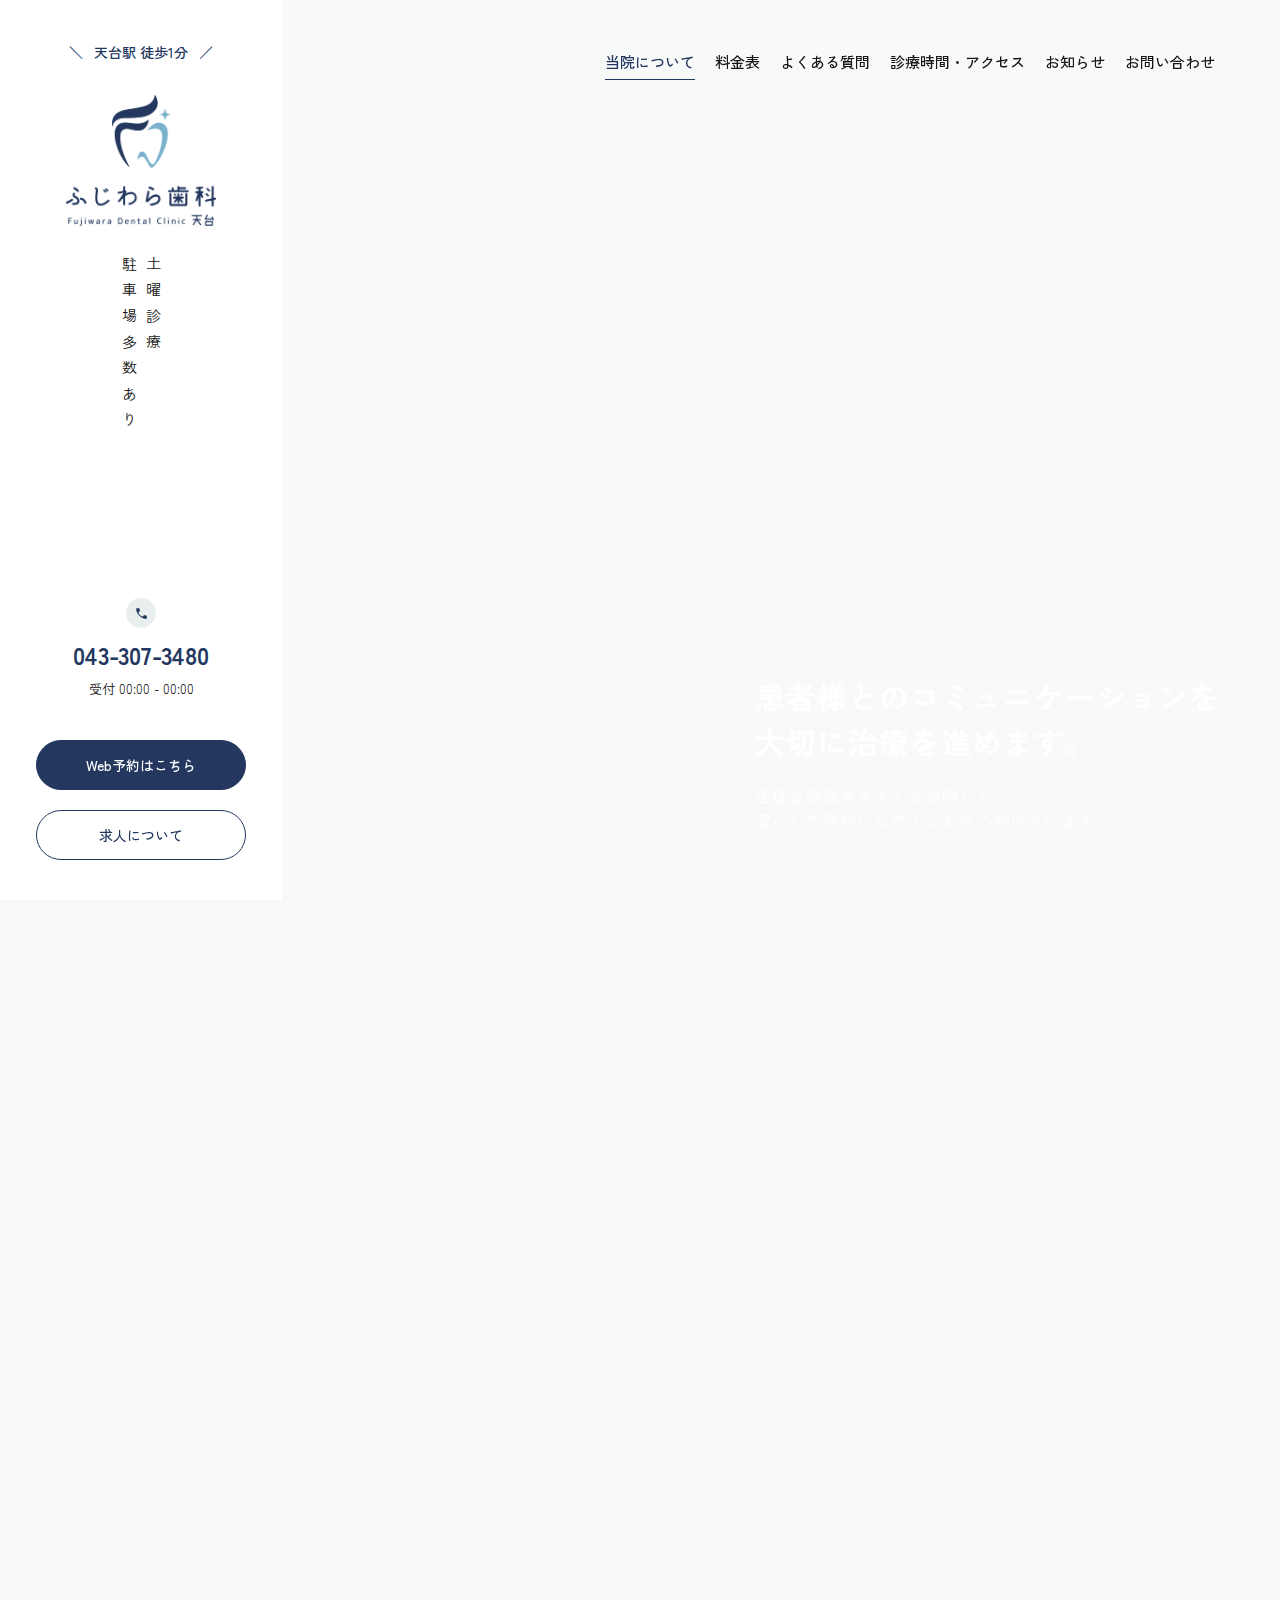
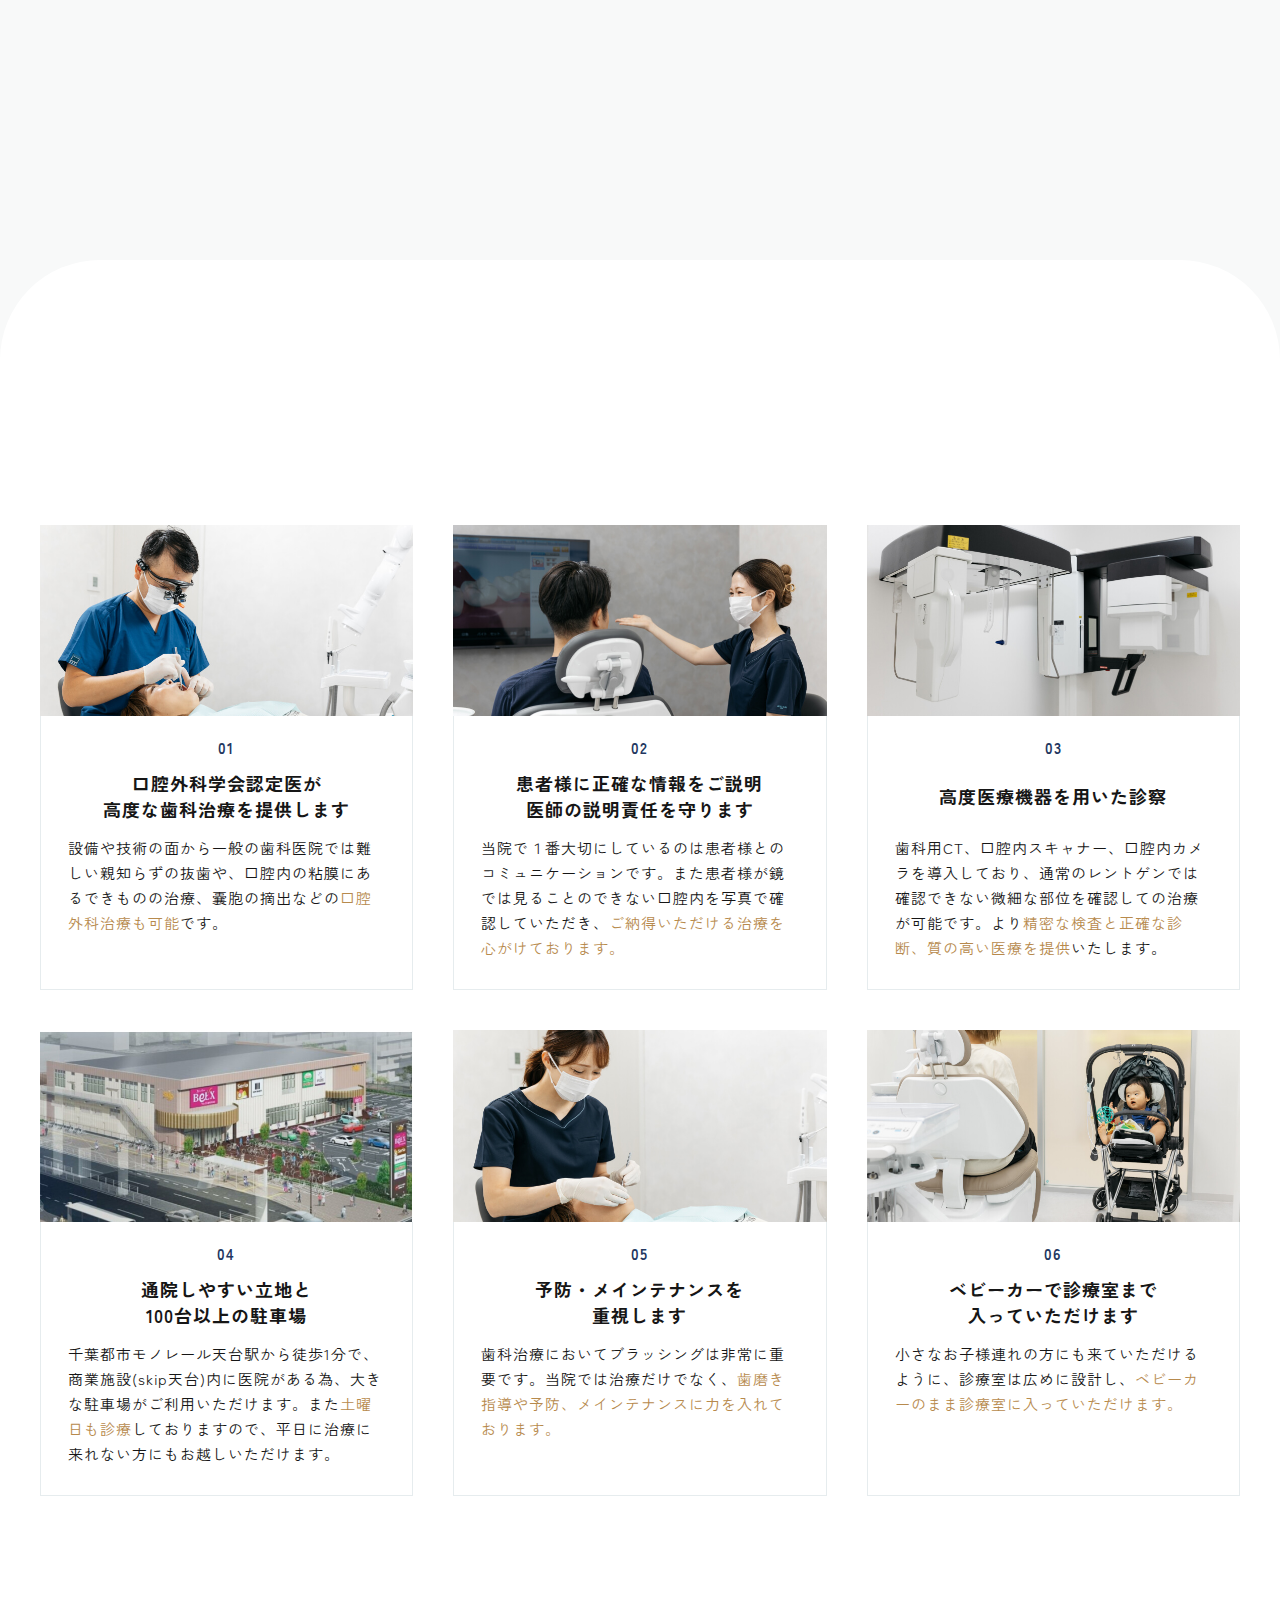
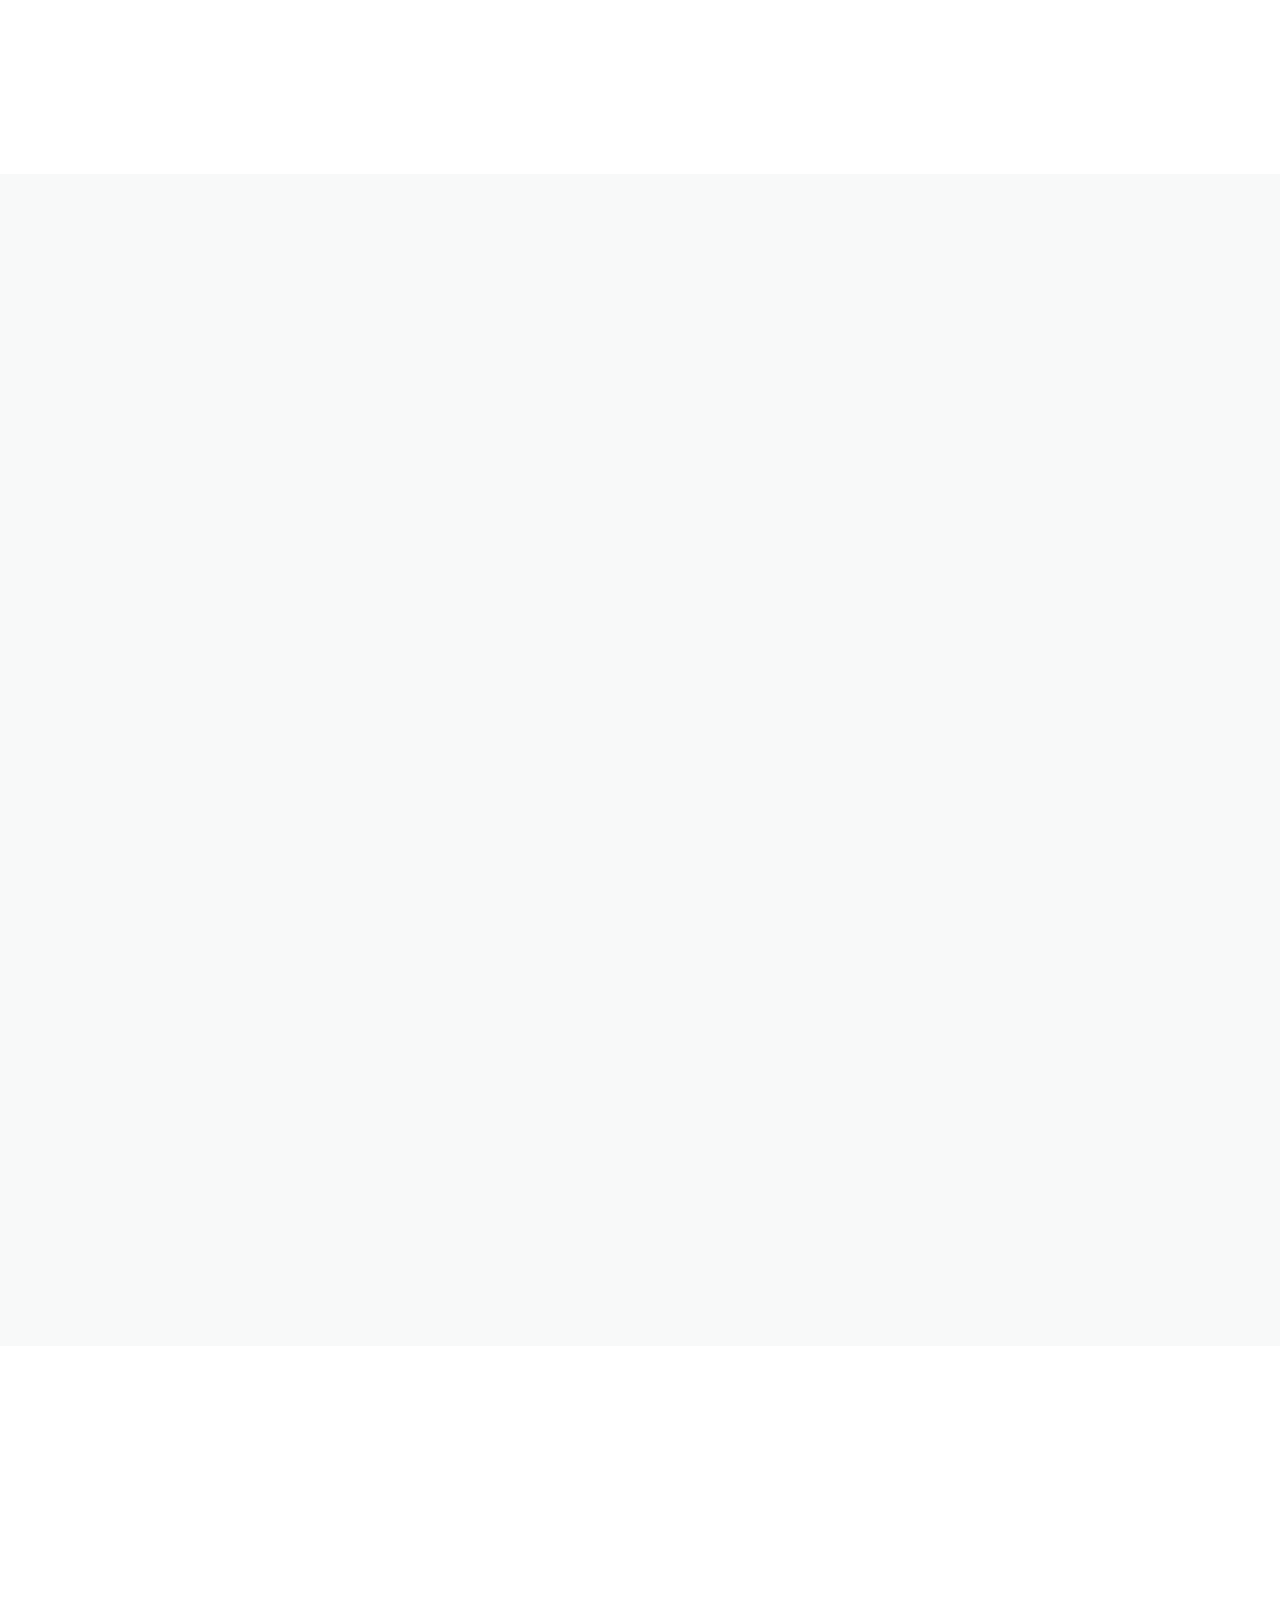
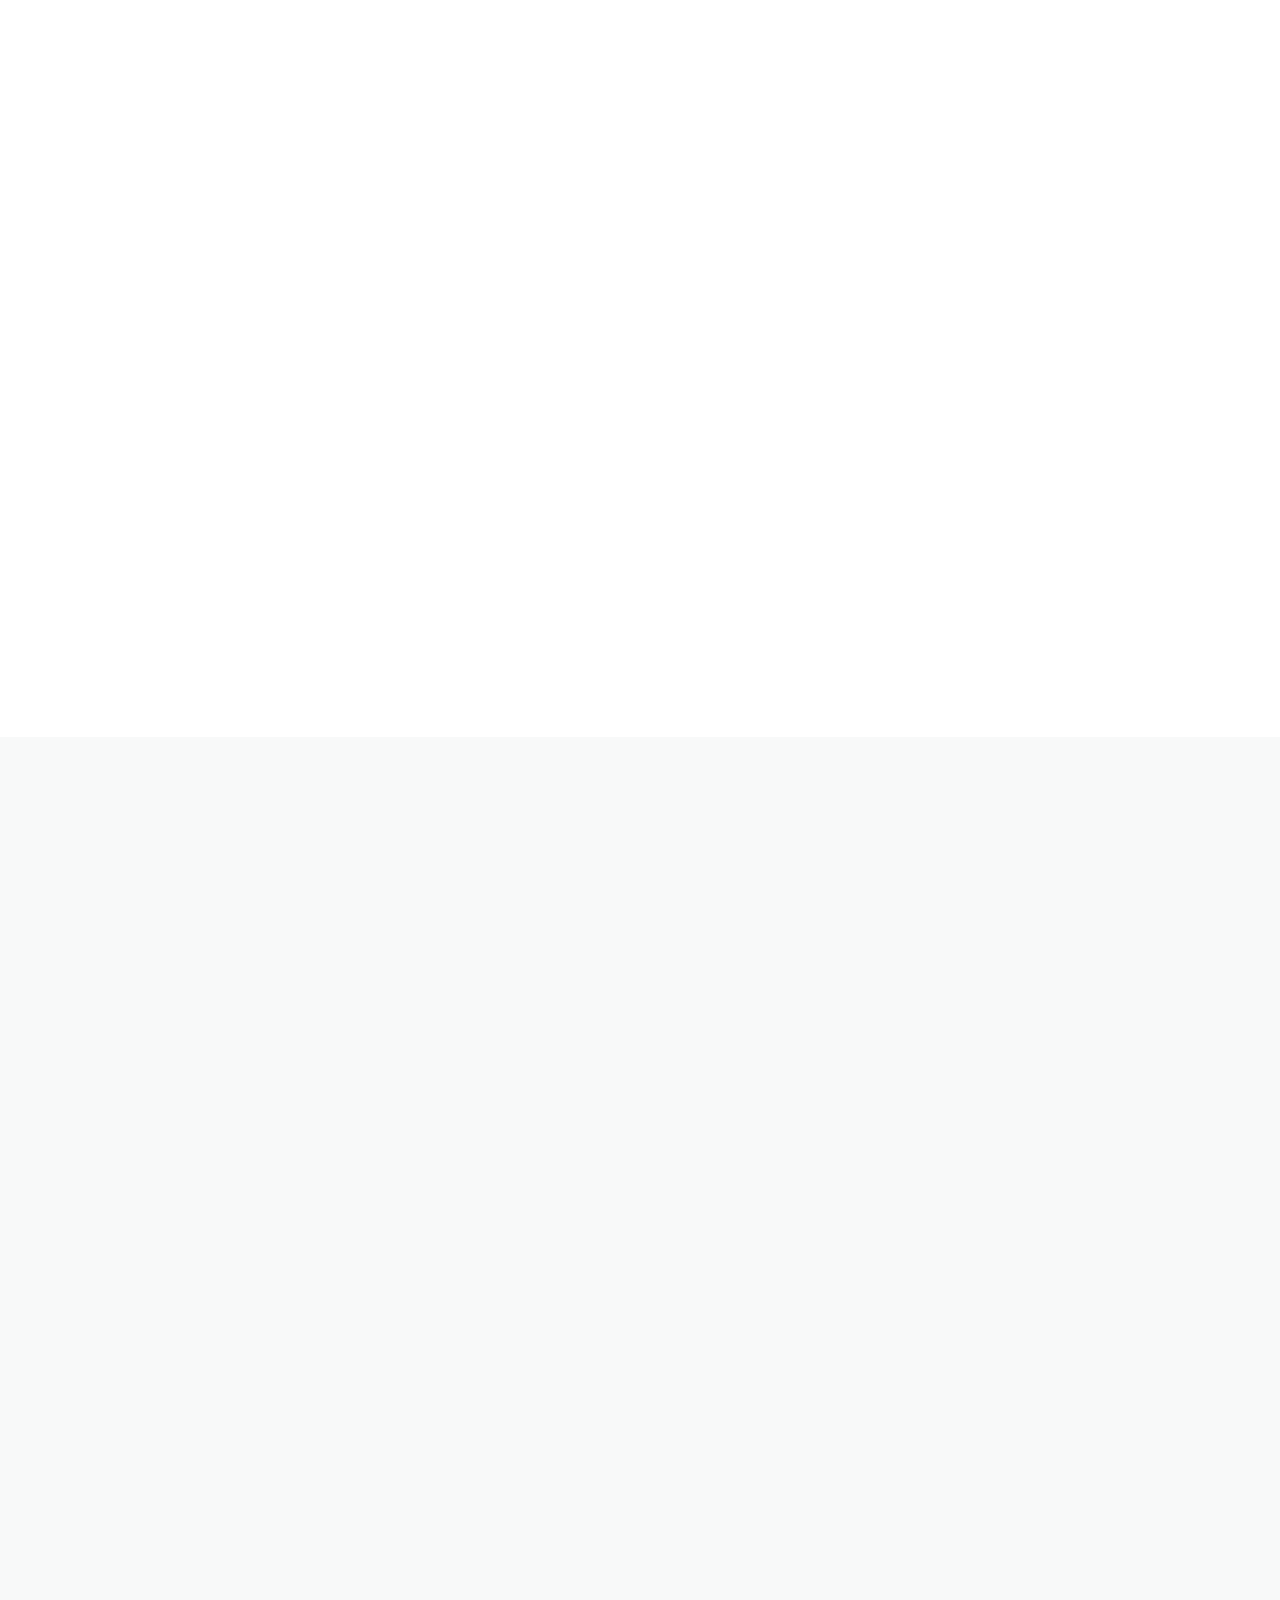
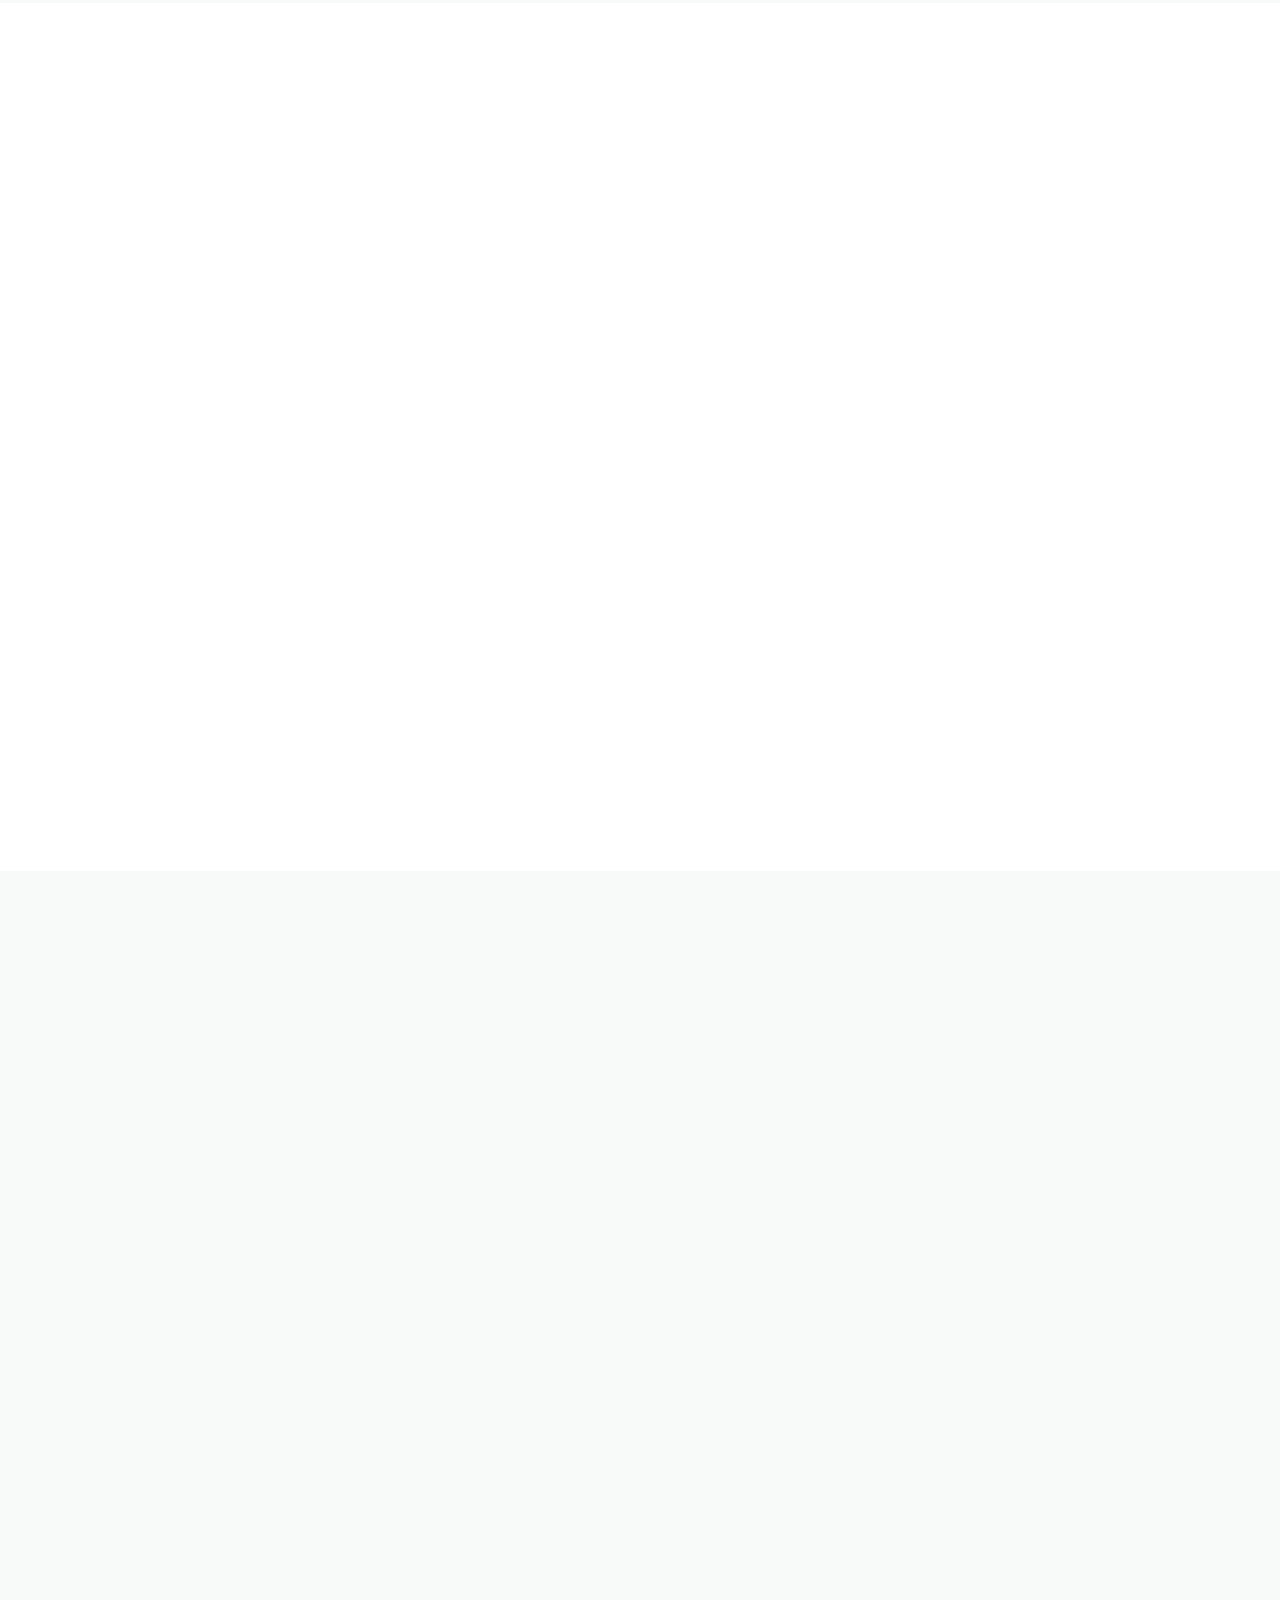
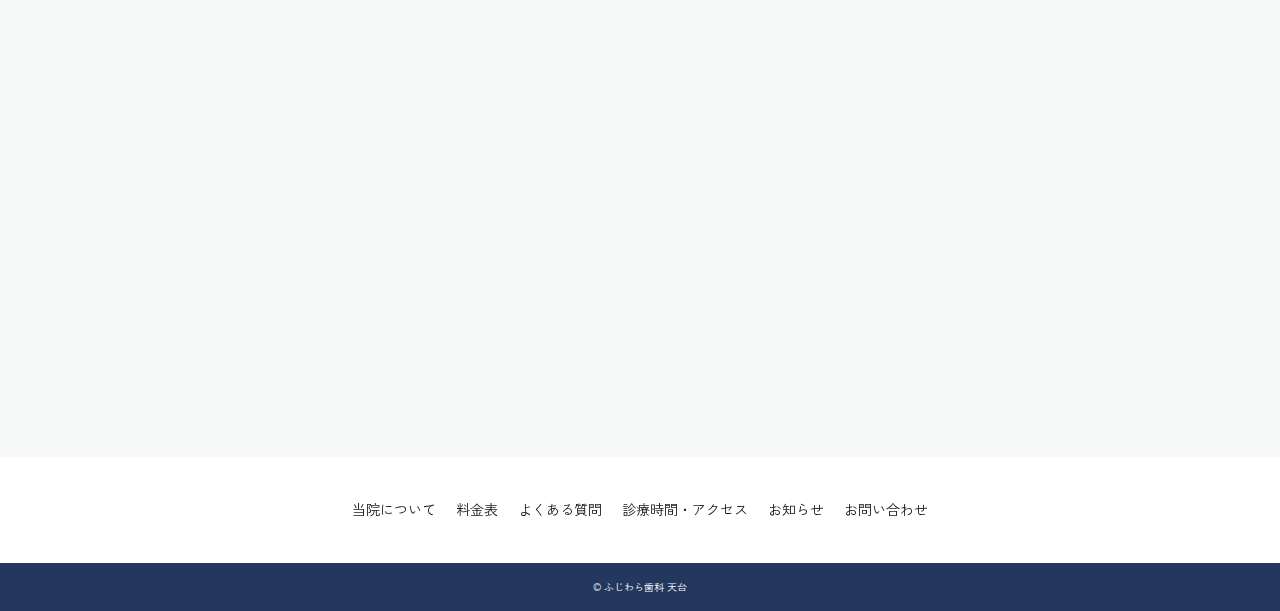
<file: index.html>
<!DOCTYPE html>
<html lang="ja">
	<head>
		<meta charset="utf-8">
		<meta http-equiv="x-ua-compatible" content="ie=edge">
		<meta name="viewport" content="width=device-width,initial-scale=1,user-scalable=no">
		<title></title>
		<meta name="description" content="">
		<meta name="keywords" content="">
		<meta name="format-detection" content="telephone=no">
		<link type="text/css" rel="stylesheet" href="./css/slick-theme.css">
		<link type="text/css" rel="stylesheet" href="./css/slick.css">
		<link type="text/css" rel="stylesheet" href="./css/oc-theme.css">
	</head>
	<body>
		<header id="header" class="top-page">
			<a href="./" class="header-logo">
				<img src="./img/common/logo.png" alt="fujiwara">
			</a>
			<a href="tel:0433073480" class="header-tel sp-tb">
				<img src="./img/common/icon-tel.png" alt="tel">
			</a>
			<nav class="header-nav">
				<div class="header-nav__tel pc-tb">
					<a href="tel:0433073480">043-307-3480</a>
					<p>受付 00:00 - 00:00</p>
				</div>
				<ul class="header-nav__menu">
					<li class="header-nav__menu-item">
						<a href="" class="active">当院について</a>
					</li>
					<li class="header-nav__menu-item">
						<a href="">料金表</a>
					</li>
					<li class="header-nav__menu-item">
						<a href="">よくある質問</a>
					</li>
					<li class="header-nav__menu-item">
						<a href="">診療時間・アクセス</a>
					</li>
					<li class="header-nav__menu-item">
						<a href="">お知らせ</a>
					</li>
					<li class="header-nav__menu-item">
						<a href="">お問い合わせ</a>
					</li>
				</ul>
				<div class="header-nav__btn pc-tb">
					<a href="" class="c-btn__01 c-btn__01--blue"><span>Web予約</span></a>
					<a href="" class="c-btn__01"><span>求人情報</span></a>
				</div>
				<div class="header-contact sp-tb">
					<div class="header-contact__box">
						<p> 当院は予約制となっております。<br>
							<span class="c-fc--red">ご来院の前にご予約をお願いいたします。</span>
						</p>
						<a href="tel:0433073480" class="c-btn__02 c-btn__02--tel">
							<span>043-307-3480</span>
						</a>
						<a href="" class="c-btn__02 c-btn__02--blue">お問い合わせはこちら</a>
					</div>
				</div>
			</nav>
			<span class="js-mobile">
				<span></span>
			</span>
		</header>
		<main class="page-index">
			<section class="sec-mv">
				<ul class="mv-slider js-mv-slider">
					<li class="mv-slider__item">
						<div class="mv-slider__img mv-slider__img--01">
							<picture>
								<source srcset="./img/index/mv-01-sp.webp" media="(max-width:834px)" type="image/webp">
								<source srcset="./img/index/mv-01-sp.jpg" media="(max-width:834px)">
								<source srcset="./img/index/mv-01.webp" type="image/webp">
								<img src="./img/index/mv-01.jpg" alt="患者様とのコミュニケーションを大切に治療を進めます。">
							</picture>
						</div>
					</li>
					<li class="mv-slider__item">
						<div class="mv-slider__img mv-slider__img--02">
							<picture>
								<source srcset="./img/index/mv-02-sp.webp" media="(max-width:834px)" type="image/webp">
								<source srcset="./img/index/mv-02-sp.jpg" media="(max-width:834px)">
								<source srcset="./img/index/mv-02.webp" type="image/webp">
								<img src="./img/index/mv-02.jpg" alt="患者様とのコミュニケーションを大切に治療を進めます。">
							</picture>
						</div>
					</li>
					<li class="mv-slider__item">
						<div class="mv-slider__img mv-slider__img--03">
							<picture>
								<source srcset="./img/index/mv-03-sp.webp" media="(max-width:834px)" type="image/webp">
								<source srcset="./img/index/mv-03-sp.jpg" media="(max-width:834px)">
								<source srcset="./img/index/mv-03.webp" type="image/webp">
								<img src="./img/index/mv-03.jpg" alt="患者様とのコミュニケーションを大切に治療を進めます。">
							</picture>
						</div>
					</li>
					<li class="mv-slider__item">
						<div class="mv-slider__img mv-slider__img--04">
							<picture>
								<source srcset="./img/index/mv-04-sp.webp" media="(max-width:834px)" type="image/webp">
								<source srcset="./img/index/mv-04-sp.jpg" media="(max-width:834px)">
								<source srcset="./img/index/mv-04.webp" type="image/webp">
								<img src="./img/index/mv-04.jpg" alt="患者様とのコミュニケーションを大切に治療を進めます。">
							</picture>
						</div>
					</li>
					<li class="mv-slider__item">
						<div class="mv-slider__img mv-slider__img--05">
							<picture>
								<source srcset="./img/index/mv-05-sp.webp" media="(max-width:834px)" type="image/webp">
								<source srcset="./img/index/mv-05-sp.jpg" media="(max-width:834px)">
								<source srcset="./img/index/mv-05.webp" type="image/webp">
								<img src="./img/index/mv-05.jpg" alt="患者様とのコミュニケーションを大切に治療を進めます。">
							</picture>
						</div>
					</li>
				</ul>
				<div class="mv-heading">
					<h1 class="mv-heading__ttl"> 患者様との<br class="sp">コミュニケーションを<br class="sp">大切に治療を進めます。 </h1>
					<p> 正確な情報をきちんと説明して、<br> 安心して受診いただくことを<br class="sp">心がけています。 </p>
				</div>
				<div class="mv-sidebar">
					<div class="mv-sidebar__item">
						<div class="mv-sidebar__note">
							<span>天台駅 徒歩1分</span>
						</div>
						<div class="mv-sidebar__logo">
							<img src="./img/common/logo-sidebar.png" alt="fujiwara">
						</div>
						<div class="mv-sidebar__ct">
							<p> 土曜診療<br> 駐車場多数あり </p>
						</div>
					</div>
					<div class="mv-sidebar__item">
						<div class="mv-sidebar__tel">
							<span>043-307-3480</span> 受付 00:00 - 00:00 </div>
						<div class="mv-sidebar__btn">
							<a href="" class="c-btn__01 c-btn__01--blue"><span>Web予約はこちら</span></a>
							<a href="" class="c-btn__01"><span>求人について</span></a>
						</div>
					</div>
				</div>
			</section>
			<section class="sec-about">
				<div class="about-bg"></div>
				<div class="inner">
					<h2 class="c-ttl__01 js-scrollin">
						<span class="c-ft--jp">当院について</span>
						<span class="c-ft--en">About</span>
					</h2>
					<div class="about-block">
						<div class="about-block__img js-scrollin">
							<div class="pull-left">
								<img src="./img/index/about-img.jpg" alt="Belief">
							</div>
						</div>
						<div class="about-block__ct c-txt__basic ">
							<h3 class="about-block__ct-ttl js-scrollin">
								<span class="c-ft--en">Belief</span>
								<span class="c-ft--jp"> 患者様とのコミュニケーションや<br> カウンセリング、相談を大切に </span>
							</h3>
							<p class="js-scrollin"> 当院は、天台駅より徒歩1分の歯科医院です。<br> 私たちが大切にしている事は、患者様とのコミュニケーションやカウンセリング、相談を大切にして治療を進めていくという点です。<br> 正確な情報をきちんと説明して、安心して受診していだきたいと思っております。 </p>
						</div>
					</div>
				</div>
			</section>
			<section class="sec-features js-sec-features">
				<div class="inner">
					<h2 class="c-ttl__02 js-scrollin">6つの特徴</h2>
					<ul class="features-list js-features-list">
						<li class="features-list__item">
							<div class="features-list__box">
								<div class="features-list__img">
									<img src="./img/index/features-img-01.jpg" alt="口腔外科学会認定医が高度な歯科治療を提供します">
								</div>
								<div class="features-list__ct">
									<span class="features-list__ct-count">01</span>
									<h3 class="features-list__ct-ttl"> 口腔外科学会認定医が<br> 高度な歯科治療を提供します </h3>
									<p> 設備や技術の面から一般の歯科医院では難しい親知らずの抜歯や、口腔内の粘膜にあるできものの治療、嚢胞の摘出などの<span class="c-fc--red">口腔外科治療も可能</span>です。 </p>
								</div>
							</div>
						</li>
						<li class="features-list__item">
							<div class="features-list__box">
								<div class="features-list__img">
									<img src="./img/index/features-img-02.jpg" alt="患者様に正確な情報をご説明医師の説明責任を守ります">
								</div>
								<div class="features-list__ct">
									<span class="features-list__ct-count">02</span>
									<h3 class="features-list__ct-ttl"> 患者様に正確な情報をご説明<br> 医師の説明責任を守ります </h3>
									<p> 当院で１番大切にしているのは患者様とのコミュニケーションです。また患者様が鏡では見ることのできない口腔内を写真で確認していただき、<span class="c-fc--red">ご納得いただける治療を心がけております。</span>
									</p>
								</div>
							</div>
						</li>
						<li class="features-list__item">
							<div class="features-list__box">
								<div class="features-list__img">
									<img src="./img/index/features-img-03.jpg" alt="高度医療機器を用いた診察">
								</div>
								<div class="features-list__ct">
									<span class="features-list__ct-count">03</span>
									<h3 class="features-list__ct-ttl"> 高度医療機器を用いた診察 </h3>
									<p> 歯科用CT、口腔内スキャナー、口腔内カメラを導入しており、通常のレントゲンでは確認できない微細な部位を確認しての治療が可能です。より<span class="c-fc--red">精密な検査と正確な診断、質の高い医療を提供</span>いたします。 </p>
								</div>
							</div>
						</li>
						<li class="features-list__item">
							<div class="features-list__box">
								<div class="features-list__img">
									<img src="./img/index/features-img-04.jpg" alt="通院しやすい立地と100台以上の駐車場">
								</div>
								<div class="features-list__ct">
									<span class="features-list__ct-count">04</span>
									<h3 class="features-list__ct-ttl"> 通院しやすい立地と<br> 100台以上の駐車場 </h3>
									<p> 千葉都市モノレール天台駅から徒歩1分で、商業施設(skip天台)内に医院がある為、大きな駐車場がご利用いただけます。また<span class="c-fc--red">土曜日も診療</span>しておりますので、平日に治療に来れない方にもお越しいただけます。 </p>
								</div>
							</div>
						</li>
						<li class="features-list__item">
							<div class="features-list__box">
								<div class="features-list__img">
									<img src="./img/index/features-img-05.jpg" alt="予防・メインテナンスを重視します">
								</div>
								<div class="features-list__ct">
									<span class="features-list__ct-count">05</span>
									<h3 class="features-list__ct-ttl"> 予防・メインテナンスを<br> 重視します </h3>
									<p> 歯科治療においてブラッシングは非常に重要です。当院では治療だけでなく、<span class="c-fc--red">歯磨き指導や予防、メインテナンスに力を入れております。</span>
									</p>
								</div>
							</div>
						</li>
						<li class="features-list__item">
							<div class="features-list__box">
								<div class="features-list__img">
									<img src="./img/index/features-img-06.jpg" alt="ベビーカーで診療室まで入っていただけます">
								</div>
								<div class="features-list__ct">
									<span class="features-list__ct-count">06</span>
									<h3 class="features-list__ct-ttl"> ベビーカーで診療室まで<br> 入っていただけます </h3>
									<p> 小さなお子様連れの方にも来ていただけるように、診療室は広めに設計し、<span class="c-fc--red">ベビーカーのまま診療室に入っていただけます。</span>
									</p>
								</div>
							</div>
						</li>
					</ul>
					<div class="flex-center js-scrollin">
						<a href="/about.html" class="c-btn__02"> 当院について詳しく見る </a>
					</div>
				</div>
			</section>
			<section class="sec-service">
				<div class="inner">
					<h2 class="c-ttl__01 js-scrollin">
						<span class="c-ft--jp">診療内容・料金表</span>
						<span class="c-ft--en">Service</span>
					</h2>
					<div class="heading-note c-txt__basic js-scrollin"> 口腔外科学会認定医である院長を中心に、各科の専門医・認定医の連携により、歯科全般の診療に対応いたします。<br> お口のことならなんでもご相談ください。 </div>
					<ul class="service-list">
						<li class="service-list__item js-scrollin">
							<a href="" class="service-list__box">
								<div class="service-list__img">
									<img src="./img/index/item-01.png" alt="虫歯治療">
								</div>
								<div class="service-list__ct">
									<h3 class="service-list__ct-ttl">
										<span class="c-ft--jp">虫歯治療</span>
										<span class="c-ft--en">Tooth decay</span>
									</h3>
								</div>
							</a>
						</li>
						<li class="service-list__item js-scrollin">
							<a href="" class="service-list__box">
								<div class="service-list__img">
									<img src="./img/index/item-02.png" alt="歯周病治療">
								</div>
								<div class="service-list__ct">
									<h3 class="service-list__ct-ttl">
										<span class="c-ft--jp">歯周病治療</span>
										<span class="c-ft--en">Periodontal disease</span>
									</h3>
								</div>
							</a>
						</li>
						<li class="service-list__item js-scrollin">
							<a href="" class="service-list__box">
								<div class="service-list__img">
									<img src="./img/index/item-03.png" alt="予防歯科・メインテナンス">
								</div>
								<div class="service-list__ct">
									<h3 class="service-list__ct-ttl">
										<span class="c-ft--jp pc">予防歯科・メインテナンス</span>
										<span class="c-ft--jp sp"> 予防歯科<br> メインテナンス </span>
										<span class="c-ft--en">Maintenance</span>
									</h3>
								</div>
							</a>
						</li>
						<li class="service-list__item js-scrollin">
							<a href="" class="service-list__box">
								<div class="service-list__img">
									<img src="./img/index/item-04.png" alt="親知らず抜歯">
								</div>
								<div class="service-list__ct">
									<h3 class="service-list__ct-ttl">
										<span class="c-ft--jp">親知らず抜歯</span>
										<span class="c-ft--en">Wisdom teeth</span>
									</h3>
								</div>
							</a>
						</li>
						<li class="service-list__item js-scrollin">
							<a href="" class="service-list__box">
								<div class="service-list__img">
									<img src="./img/index/item-05.png" alt="インプラント">
								</div>
								<div class="service-list__ct">
									<h3 class="service-list__ct-ttl">
										<span class="c-ft--jp">インプラント</span>
										<span class="c-ft--en">Implant</span>
									</h3>
								</div>
							</a>
						</li>
						<li class="service-list__item js-scrollin">
							<a href="" class="service-list__box">
								<div class="service-list__img">
									<img src="./img/index/item-06.png" alt="小児歯科">
								</div>
								<div class="service-list__ct">
									<h3 class="service-list__ct-ttl">
										<span class="c-ft--jp">小児歯科</span>
										<span class="c-ft--en">Pediatric dentistry</span>
									</h3>
								</div>
							</a>
						</li>
						<li class="service-list__item js-scrollin">
							<a href="" class="service-list__box">
								<div class="service-list__img">
									<img src="./img/index/item-07.png" alt="入れ歯">
								</div>
								<div class="service-list__ct">
									<h3 class="service-list__ct-ttl">
										<span class="c-ft--jp">入れ歯</span>
										<span class="c-ft--en">Dentures</span>
									</h3>
								</div>
							</a>
						</li>
						<li class="service-list__item js-scrollin">
							<a href="" class="service-list__box">
								<div class="service-list__img">
									<img src="./img/index/item-08.png" alt="矯正歯科">
								</div>
								<div class="service-list__ct">
									<h3 class="service-list__ct-ttl">
										<span class="c-ft--jp">矯正歯科</span>
										<span class="c-ft--en">Orthodontics</span>
									</h3>
								</div>
							</a>
						</li>
						<li class="service-list__item js-scrollin">
							<a href="" class="service-list__box">
								<div class="service-list__img">
									<img src="./img/index/item-09.png" alt="審美歯科">
								</div>
								<div class="service-list__ct">
									<h3 class="service-list__ct-ttl">
										<span class="c-ft--jp">審美歯科</span>
										<span class="c-ft--en">Aesthetic dentistry</span>
									</h3>
								</div>
							</a>
						</li>
						<li class="service-list__item js-scrollin">
							<a href="" class="service-list__box">
								<div class="service-list__img">
									<img src="./img/index/item-01.png" alt="ホワイトニング">
								</div>
								<div class="service-list__ct">
									<h3 class="service-list__ct-ttl">
										<span class="c-ft--jp">ホワイトニング</span>
										<span class="c-ft--en">Whitening</span>
									</h3>
								</div>
							</a>
						</li>
					</ul>
					<div class="flex-center js-scrollin">
						<a href="" class="c-btn__02">詳細内容はこちら</a>
						<a href="" class="c-btn__02">料金表はこちら</a>
					</div>
				</div>
			</section>
			<section class="sec-greeting">
				<div class="inner">
					<h2 class="c-ttl__01 js-scrollin">
						<span class="c-ft--jp">院長挨拶</span>
						<span class="c-ft--en">Greeting</span>
					</h2>
					<div class="greeting-block">
						<div class="greeting-block__ct c-txt__basic js-scrollin">
							<h3 class="greeting-block__ct-ttl">
								<span class="c-ft--en">Eigo</span>
								<span class="c-ft--jp">挨拶の見出しが入ります挨拶の見出しが入ります</span>
							</h3>
							<p> ここには挨拶の本文が入ります。挨拶の本文が入ります。挨拶の本文が入ります。挨拶の本文が入ります。挨拶の本文が入ります。挨拶の本文が入ります。挨拶の本文が入ります。挨拶の本文が入ります。挨拶の本文が入ります。挨拶の本文が入ります。挨拶の本文が入ります。挨拶の本文が入ります。挨拶の本文が入ります。挨拶の本文が入ります。挨拶の本文が入ります。 </p>
							<p class="greeting-block__ct-name">
								<strong>院長　藤原 亘</strong>
							</p>
						</div>
						<div class="greeting-block__img js-scrollin">
							<img src="./img/index/greeting-img.jpg" alt="挨拶の見出しが入ります挨拶の見出しが入ります">
						</div>
					</div>
				</div>
			</section>
			<section class="sec-news">
				<div class="inner">
					<div class="writing-block">
						<div class="writing-block__heading js-scrollin">
							<h2 class="c-ttl__01 js-scrollin">
								<span class="c-ft--jp">お知らせ</span>
								<span class="c-ft--en">News</span>
							</h2>
						</div>
						<div class="writing-block__ct">
							<ul class="news-list">
								<li class="news-list__item js-scrollin">
									<a href="">
										<span class="news-list__date">2022.04.01</span>
										<span class="news-list__category">お知らせ</span>
										<p> おしらせがはいります、おしらせがはいります。おしらせがはいります、おしらせがはいります。 </p>
									</a>
								</li>
								<li class="news-list__item js-scrollin">
									<a href="">
										<span class="news-list__date">2022.04.01</span>
										<span class="news-list__category">お知らせ</span>
										<p> おしらせがはいります、おしらせがはいります。おしらせがはいります、おしらせがはいります。 </p>
									</a>
								</li>
								<li class="news-list__item js-scrollin">
									<a href="">
										<span class="news-list__date">2022.04.01</span>
										<span class="news-list__category">お知らせ</span>
										<p> おしらせがはいります、おしらせがはいります。おしらせがはいります、おしらせがはいります。おしらせがはいります、おしらせがはいります。おしらせがはいります、おしらせがはいります。 </p>
									</a>
								</li>
								<li class="news-list__item js-scrollin">
									<a href="">
										<span class="news-list__date">2022.04.01</span>
										<span class="news-list__category">お知らせ</span>
										<p> おしらせがはいります、おしらせがはいります。おしらせがはいります、おしらせがはいります。 </p>
									</a>
								</li>
							</ul>
							<div class="flex-end js-scrollin">
								<a href="" class="c-btn__02">
									<span>お知らせを見る</span>
								</a>
							</div>
						</div>
					</div>
				</div>
			</section>
			<section class="sec-question">
				<div class="inner">
					<h2 class="c-ttl__01 js-scrollin">
						<span class="c-ft--jp">よくある質問</span>
						<span class="c-ft--en">Q&A</span>
					</h2>
					<div class="question-list">
						<div class="question-list__item js-scrollin">
							<div class="question-list__box c-txt__basic">
								<div class="question-list__box-icon">
									<img src="./img/common/question-item-01.png" alt="よくある質問">
								</div>
								<p>
									<span class="c-fc--red">妊娠中</span>でも<br> 歯の治療はしてもらえる？ </p>
							</div>
						</div>
						<div class="question-list__item js-scrollin">
							<div class="question-list__box c-txt__basic">
								<div class="question-list__box-icon">
									<img src="./img/common/question-item-02.png" alt="よくある質問">
								</div>
								<p>
									<span class="c-fc--red">他の医院で歯を抜くしかない</span><br> と言われたのだけど… </p>
							</div>
						</div>
						<div class="question-list__item js-scrollin">
							<div class="question-list__box c-txt__basic">
								<div class="question-list__box-icon">
									<img src="./img/common/question-item-03.png" alt="よくある質問">
								</div>
								<p>
									<span class="c-fc--red">インプラント</span>ってどんな<br> 治療方法？ </p>
							</div>
						</div>
					</div>
					<div class="heading-note c-al--c c-txt__basic js-scrollin"> 当院の設備や診療・治療内容についてなど、患者様よりよく寄せられる質問をまとめました。<br> この他にもご不明な点がございましたら、当院までお気軽にお問い合わせください。 </div>
					<div class="flex-center js-scrollin">
						<a href="" class="c-btn__02">よくある質問を見る</a>
					</div>
				</div>
			</section>
		</main>
		<footer id="footer">
			<div class="inner">
				<div class="footer-block js-scrollin">
					<div class="footer-block__note">
						<a href="" class="footer-logo">
							<img src="./img/common/footer-logo.png" alt="DENTAL CLINIC AOKI">
						</a>
						<p class="mbpc-69 mbsp-36 address-cusotm"> 〒263-0016　<br class="sp">千葉県千葉市稲毛区天台１丁目４−１２<br>
							<span>千葉都市モノレール天台駅から徒歩1分</span>
						</p>
						<table class="footer-calendar">
							<tr>
								<th>診療時間</th>
								<th>月</th>
								<th>火</th>
								<th>水</th>
								<th>木</th>
								<th>金</th>
								<th>土</th>
								<th>日</th>
							</tr>
							<tr>
								<td><span>09:00</span><span>13:00</span></td>
								<td><span class="dots">●</span></td>
								<td><span class="dots">●</span></td>
								<td><span class="dots">●</span></td>
								<td><span>ー</span></td>
								<td><span class="dots">●</span></td>
								<td><span><span>09:00</span><span>13:00</span></span></td>
								<td><span>ー</span></td>
							</tr>
							<tr>
								<td><span>14:00</span><span>18:00</span></td>
								<td><span class="dots">●</span></td>
								<td><span class="dots">●</span></td>
								<td><span class="dots">●</span></td>
								<td><span>ー</span></td>
								<td><span class="dots">●</span></td>
								<td><span><span>09:00</span><span>13:00</span></span></td>
								<td><span>ー</span></td>
							</tr>
						</table>
						<p>
							<small> 木曜・日曜・祝日は休診となります。<br class="sp">学会などにより休診となる場合もございます。<br> 受付は各診療終了時間30分前までとなります。 </small>
						</p>
					</div>
					<div class="footer-block__contact">
						<div class="footer-contact">
							<span class="footer-contact__ttl">ご予約やご質問は<br class="sp">お気軽にご連絡ください</span>
							<p> 当院は予約制となっております。<br>
								<span class="c-fc--red">ご来院の前にご予約をお願いいたします。</span>
							</p>
							<a href="tel:0433073480" class="footer-contact__tel pc">
								<small>お電話でのご予約はこちら</small>
								<span>043-307-3480</span>
							</a>
							<a href="tel:0433073480" class="c-btn__02 c-btn__02--tel sp mbsp-12">
								<span>043-307-3480</span>
							</a>
							<a href="" class="c-btn__02 c-btn__02--blue">お問い合わせはこちら</a>
						</div>
					</div>
				</div>
				<div class="footer-maps js-scrollin">
					<iframe src="https://www.google.com/maps/embed?pb=!1m18!1m12!1m3!1d3242.8425901929486!2d140.11066057597083!3d35.631606872603385!2m3!1f0!2f0!3f0!3m2!1i1024!2i768!4f13.1!3m3!1m2!1s0x6022848fc5f77abb%3A0xa0d2909f9b8f575e!2z44CSMjYzLTAwMTYg5Y2D6JGJ55yM5Y2D6JGJ5biC56iy5q-b5Yy65aSp5Y-w77yR5LiB55uu77yU4oiS77yR77yS!5e0!3m2!1sja!2sjp!4v1726037074195!5m2!1sja!2sjp" style="border:0;" allowfullscreen="" loading="lazy" referrerpolicy="no-referrer-when-downgrade"></iframe>
				
				</div>
			</div>
			<ul class="footer-menu">
				<li><a href="">当院について</a></li>
				<li><a href="">料金表</a></li>
				<li><a href="">よくある質問</a></li>
				<li><a href="">診療時間・アクセス</a></li>
				<li><a href="">お知らせ</a></li>
				<li><a href="">お問い合わせ</a></li>
			</ul>
			<div class="copyright"> © ふじわら歯科 天台 </div>
		</footer>
		<script src="./js/jquery-3.3.1.min.js"></script>
		<script src="./js/slick.min.js"></script>
		<script src="./js/jquery.matchHeight-min.js"></script>
		<script src="./js/oc-theme.js"></script>
	</body>
</html>
</file>
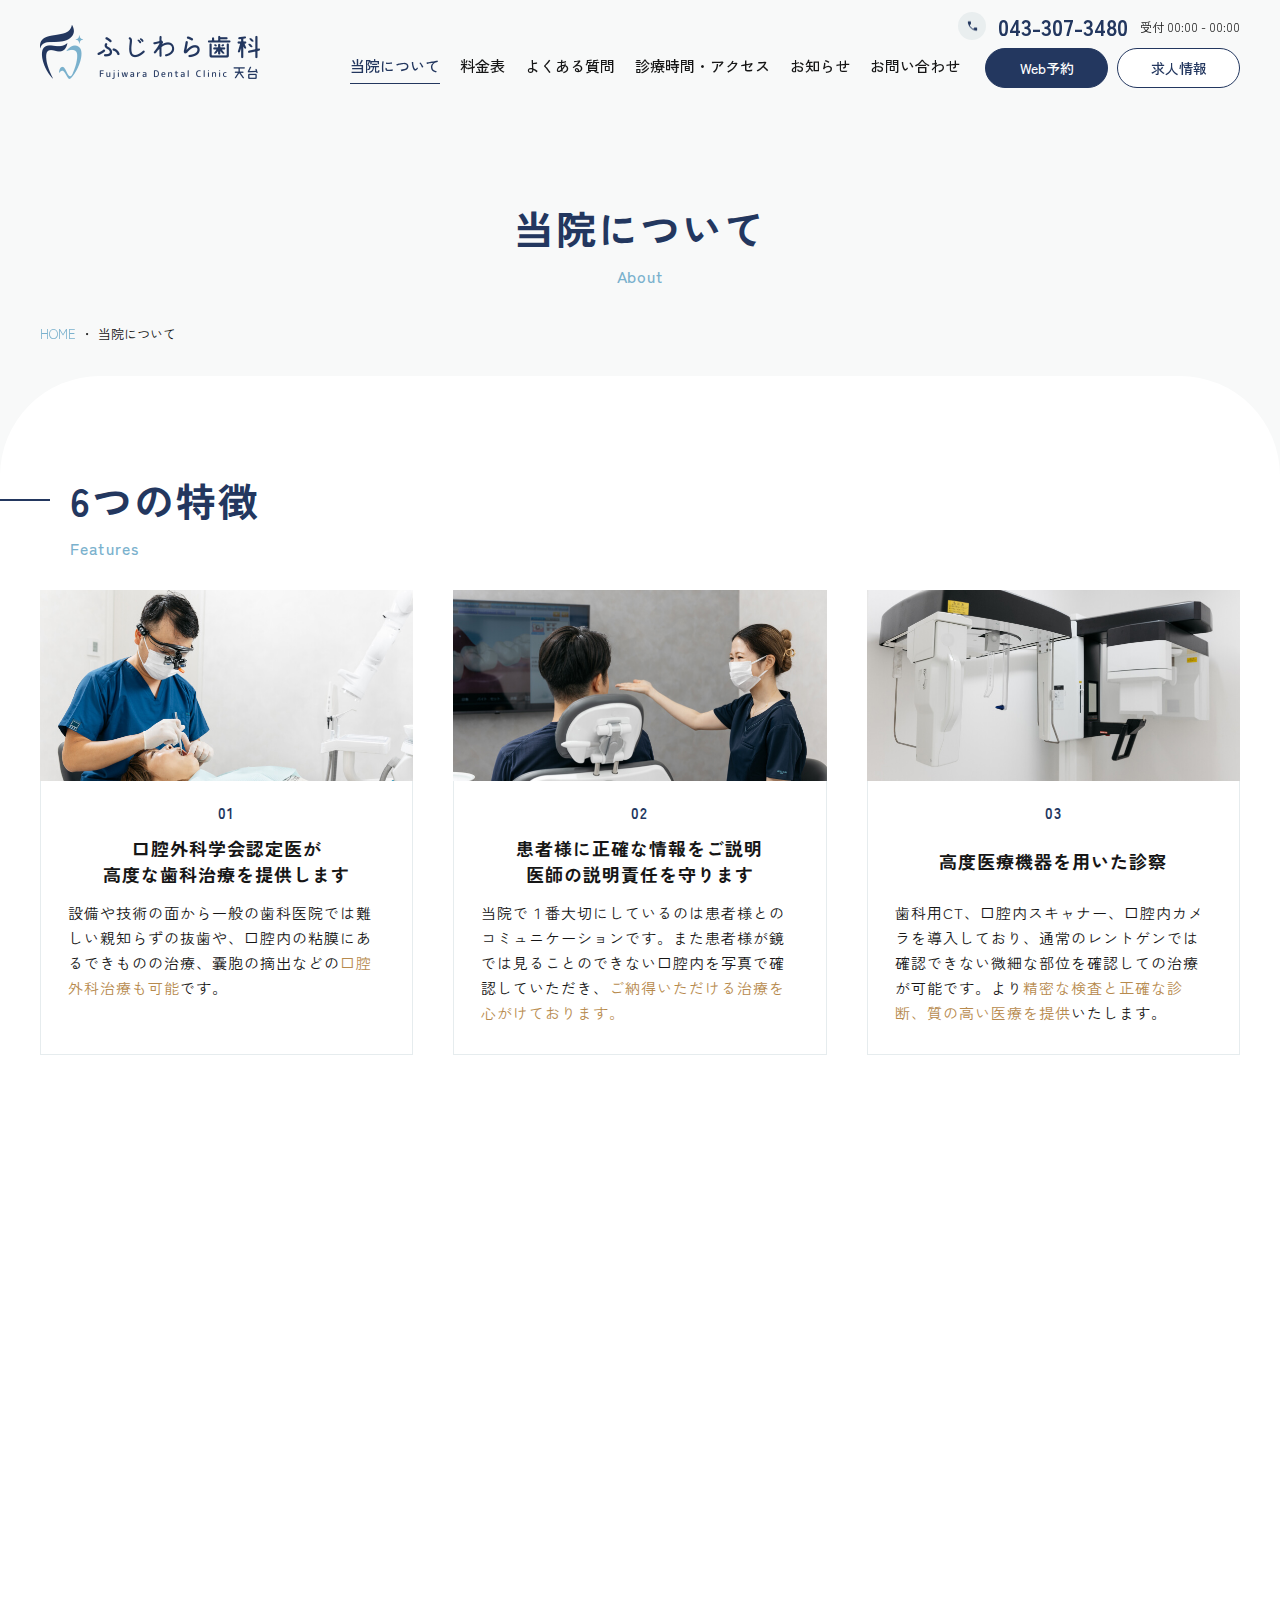
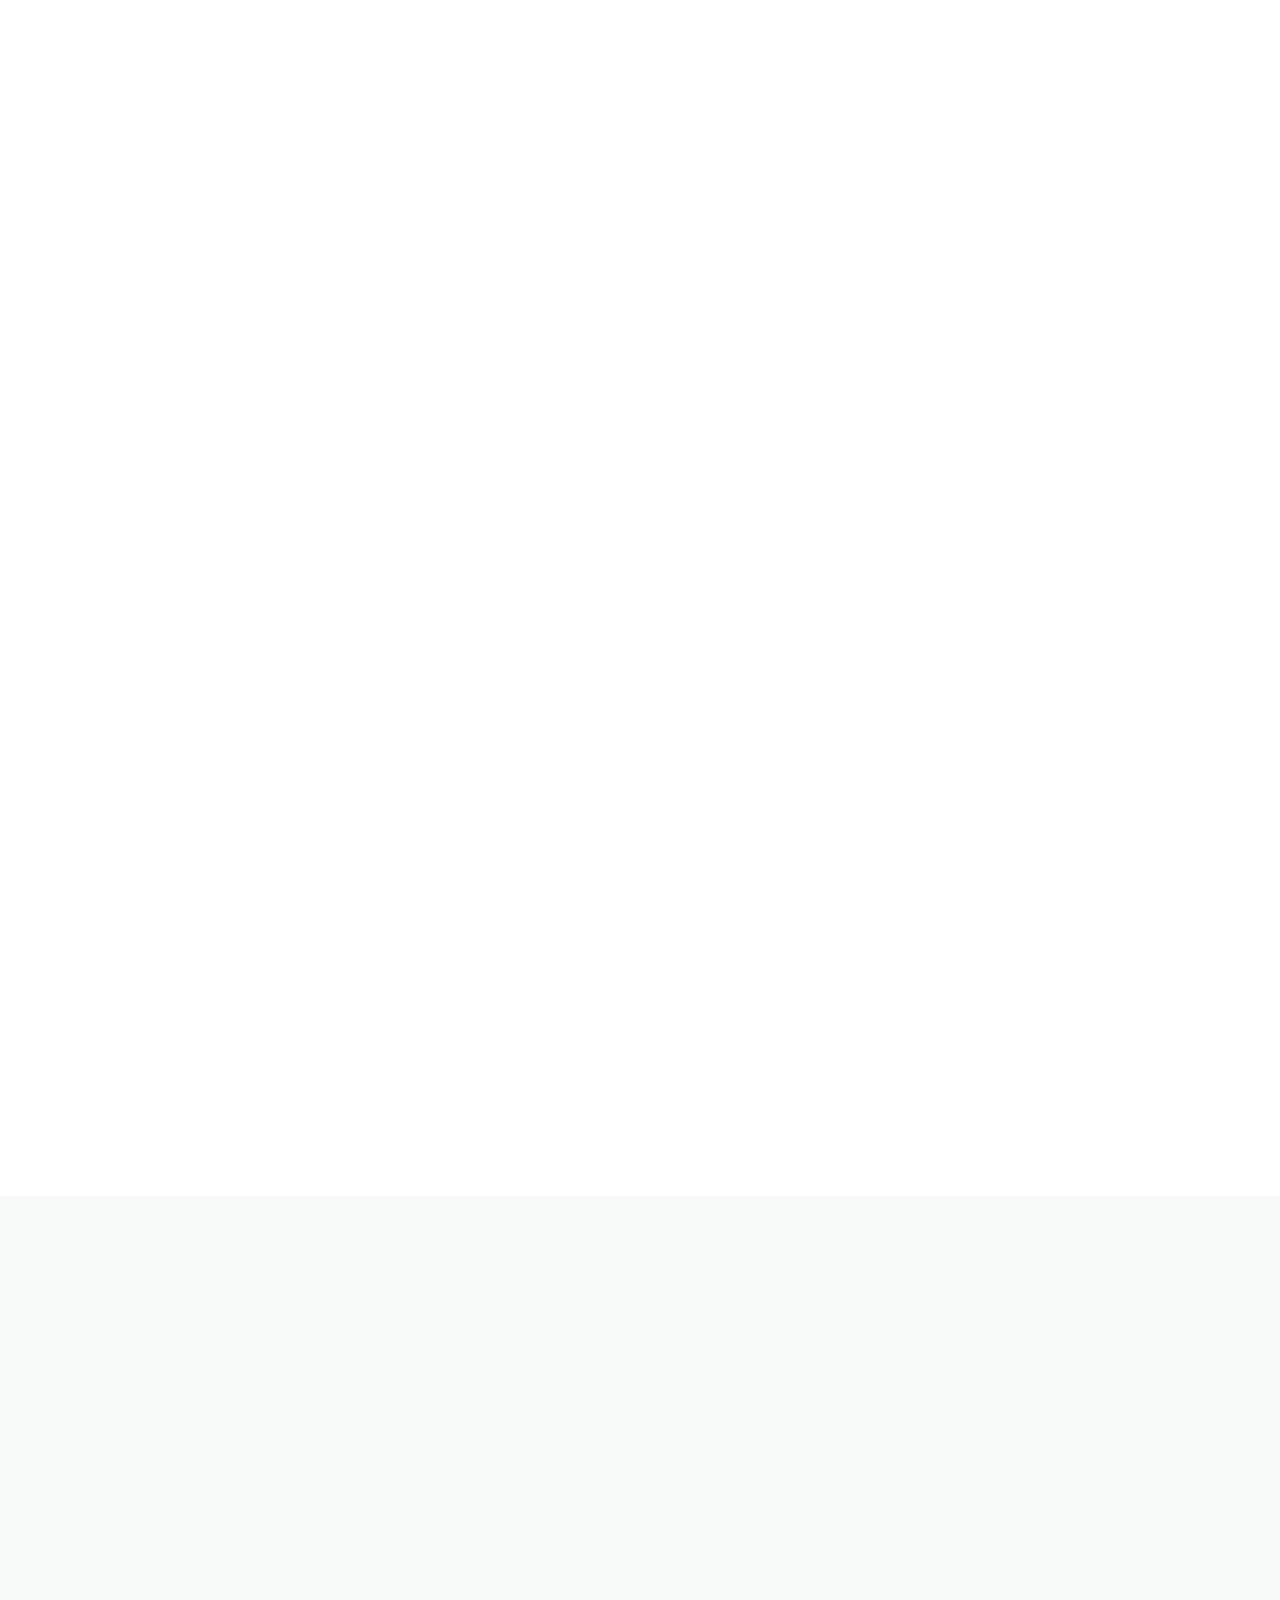
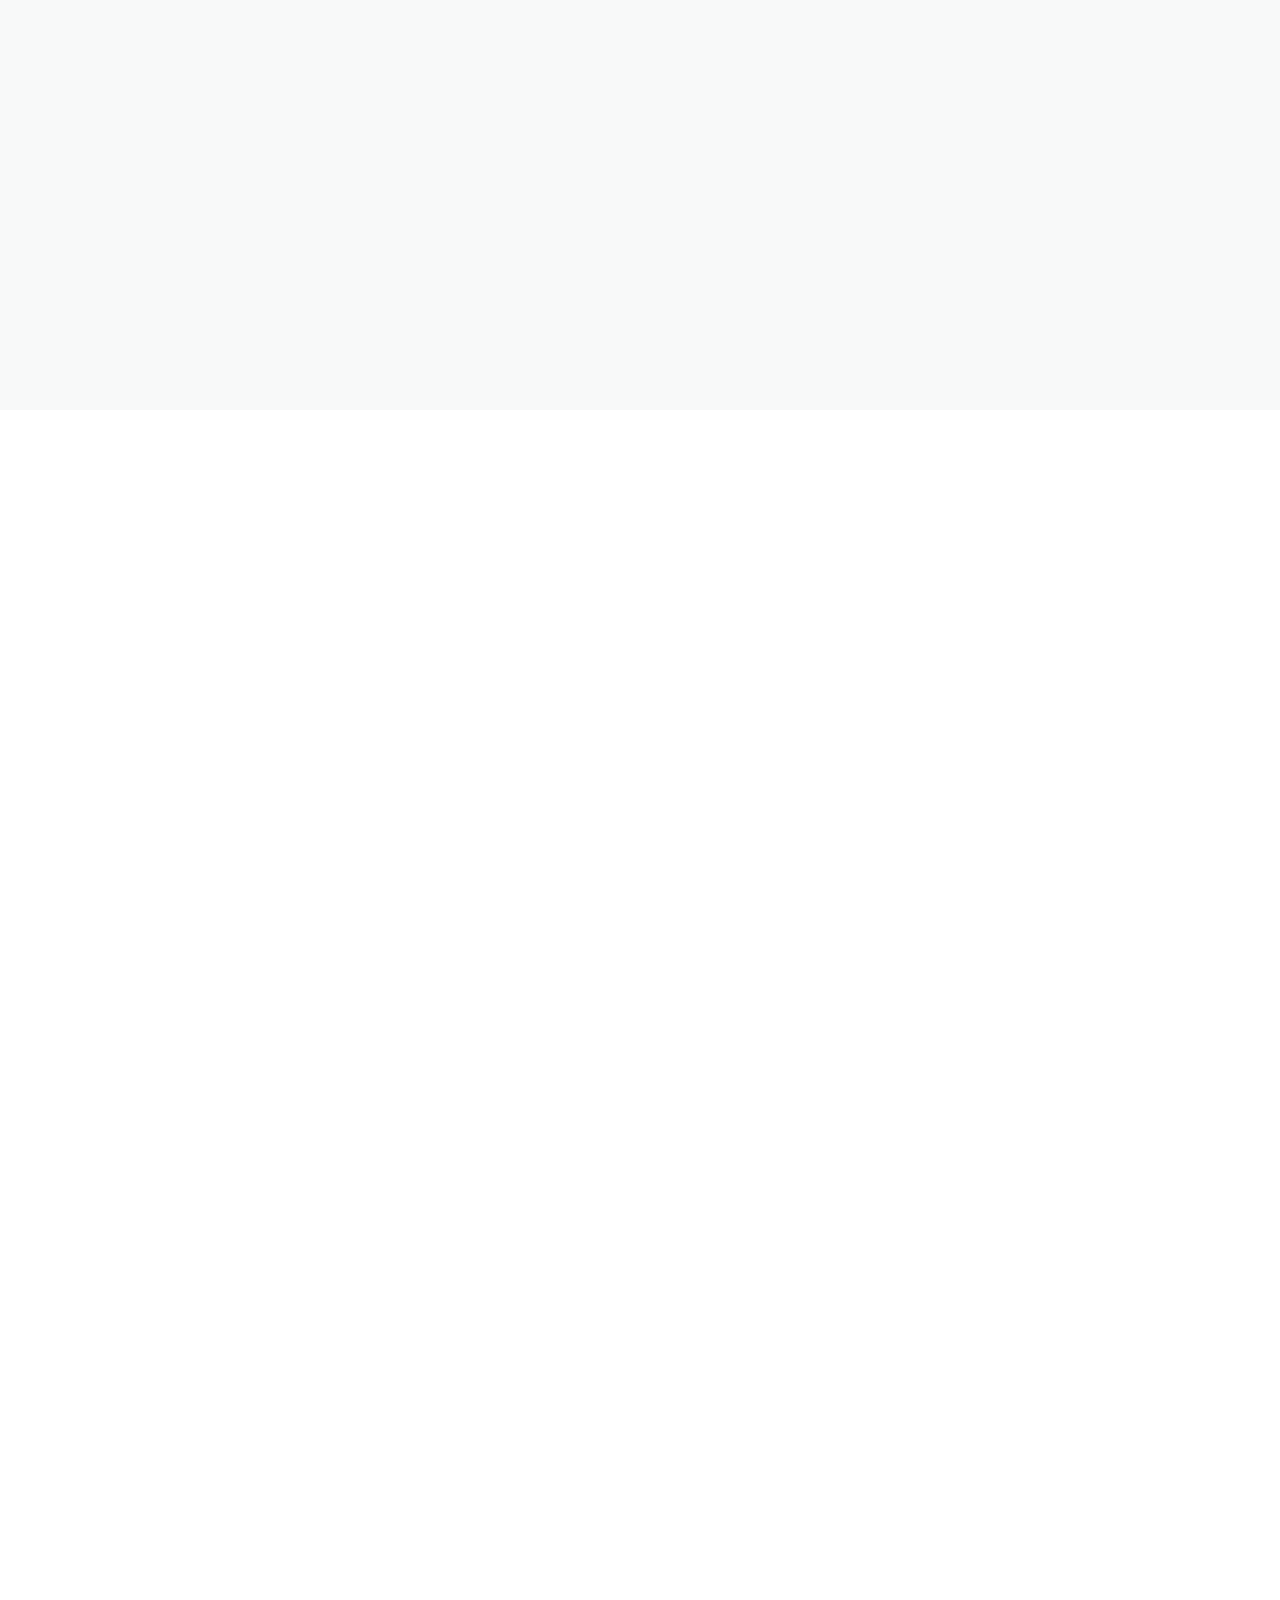
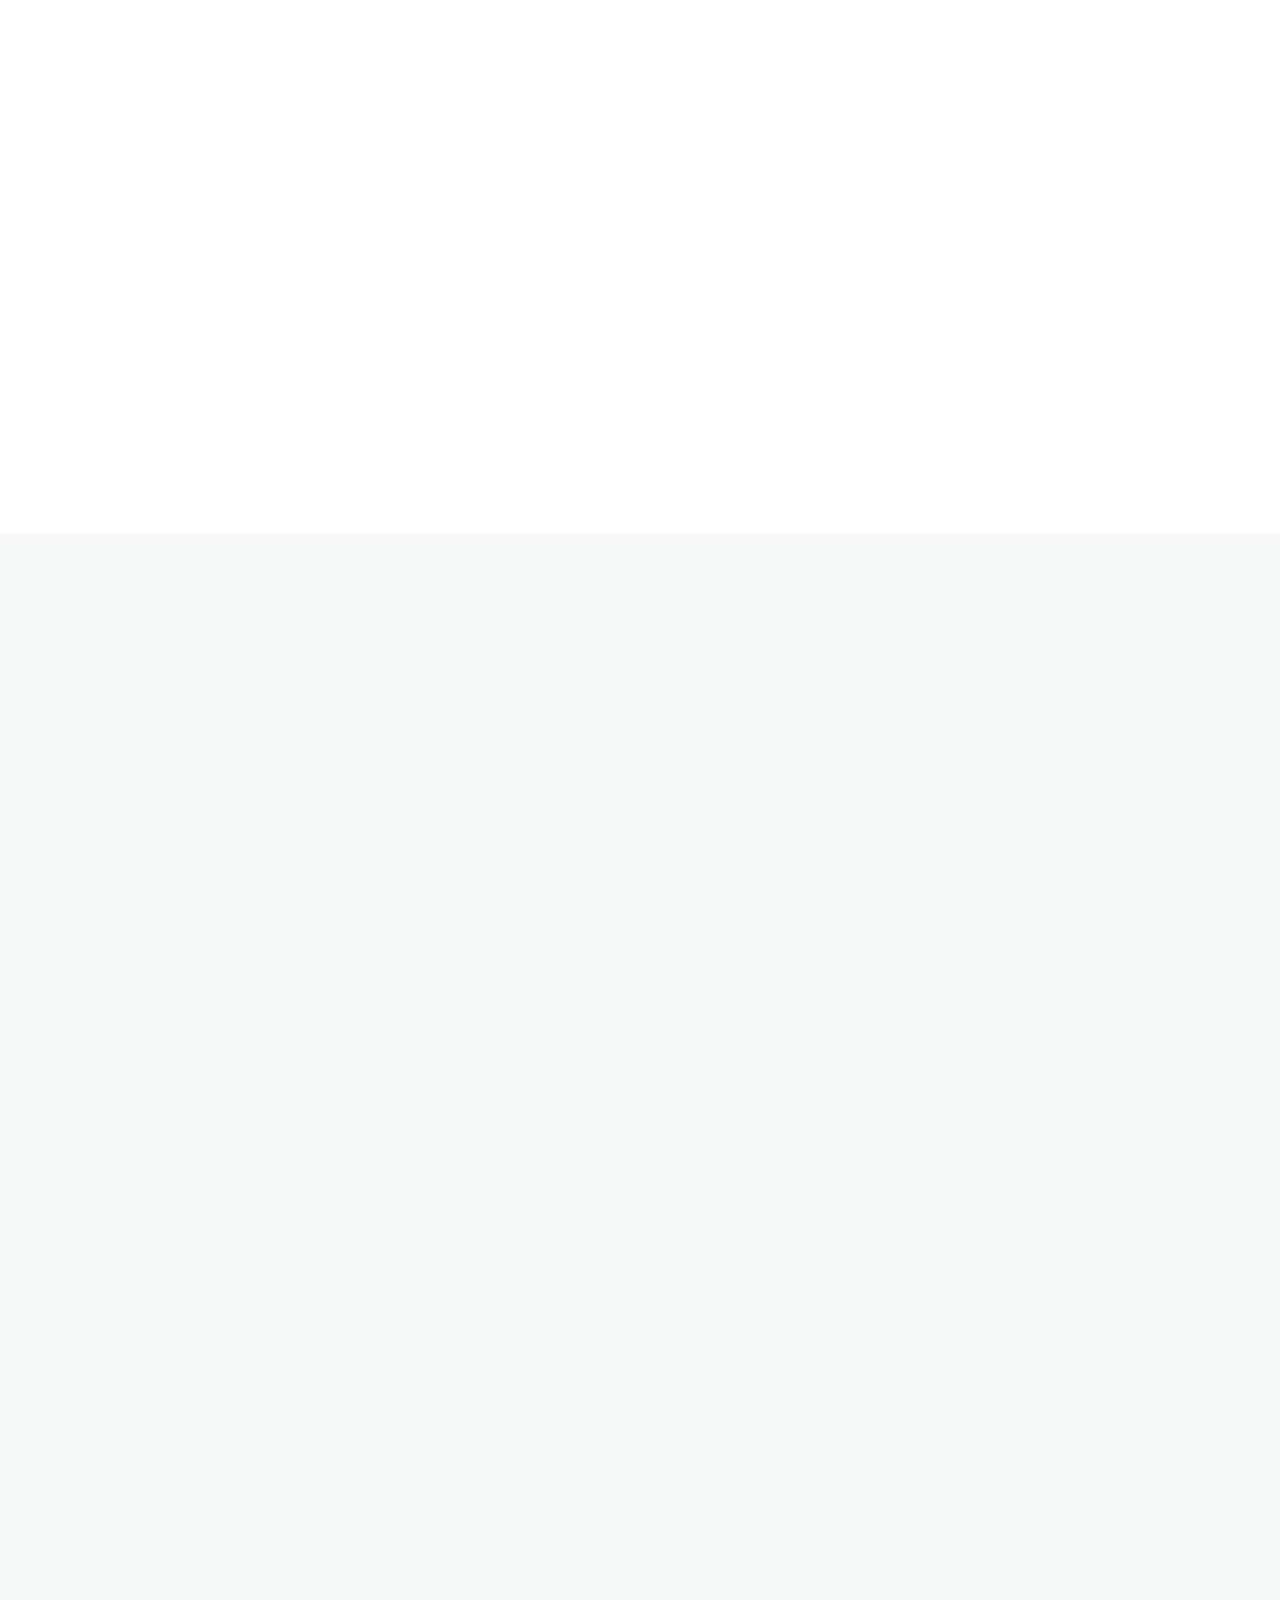
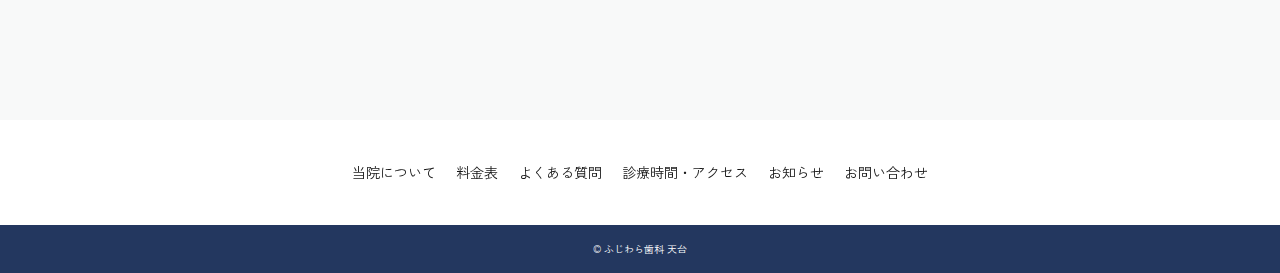
<file: about.html>
<!DOCTYPE html>
<html lang="ja">
	<head>
		<meta charset="utf-8">
		<meta http-equiv="x-ua-compatible" content="ie=edge">
		<meta name="viewport" content="width=device-width,initial-scale=1,user-scalable=no">
		<title></title>
		<meta name="description" content="">
		<meta name="keywords" content="">
		<meta name="format-detection" content="telephone=no">
		<link type="text/css" rel="stylesheet" href="./css/slick-theme.css">
		<link type="text/css" rel="stylesheet" href="./css/slick.css">
		<link type="text/css" rel="stylesheet" href="./css/oc-theme.css">
	</head>
	<body>
		<header id="header" class="">
			<a href="./" class="header-logo">
				<img src="./img/common/logo.png" alt="fujiwara">
			</a>
			<a href="tel:0433073480" class="header-tel sp-tb">
				<img src="./img/common/icon-tel.png" alt="tel">
			</a>
			<nav class="header-nav">
				<div class="header-nav__tel pc-tb">
					<a href="tel:0433073480">043-307-3480</a>
					<p>受付 00:00 - 00:00</p>
				</div>
				<ul class="header-nav__menu">
					<li class="header-nav__menu-item">
						<a href="" class="active">当院について</a>
					</li>
					<li class="header-nav__menu-item">
						<a href="">料金表</a>
					</li>
					<li class="header-nav__menu-item">
						<a href="">よくある質問</a>
					</li>
					<li class="header-nav__menu-item">
						<a href="">診療時間・アクセス</a>
					</li>
					<li class="header-nav__menu-item">
						<a href="">お知らせ</a>
					</li>
					<li class="header-nav__menu-item">
						<a href="">お問い合わせ</a>
					</li>
				</ul>
				<div class="header-nav__btn pc-tb">
					<a href="" class="c-btn__01 c-btn__01--blue">Web予約</a>
					<a href="" class="c-btn__01">求人情報</a>
				</div>
				<div class="header-contact sp-tb">
					<div class="header-contact__box">
						<p> 当院は予約制となっております。<br>
							<span class="c-fc--red">ご来院の前にご予約をお願いいたします。</span>
						</p>
						<a href="tel:0433073480" class="c-btn__02 c-btn__02--tel">
							<span>043-307-3480</span>
						</a>
						<a href="" class="c-btn__02 c-btn__02--blue">お問い合わせはこちら</a>
					</div>
				</div>
			</nav>
			<span class="js-mobile">
				<span></span>
			</span>
		</header>
		<main class="page-about">
			<section class="sec-heading">
				<div class="inner">
					<h1 class="c-ttl__01 c-al--c">
						<span class="c-ft--jp">当院について</span>
						<span class="c-ft--en">About</span>
					</h1>
					<ul class="breadcrumb">
						<li><a href="/">HOME</a></li>
						<li><span>当院について</span></li>
					</ul>
				</div>
			</section>
			<section class="sec-features">
				<div class="inner">
					<h2 class="c-ttl__01 js-scrollin">
						<span class="c-ft--jp">6つの特徴</span>
						<span class="c-ft--en">Features</span>
					</h2>
					<ul class="features-list js-features-list">
						<li class="features-list__item js-scrollin">
							<div class="features-list__box">
								<div class="features-list__img">
									<img src="./img/index/features-img-01.jpg" alt="口腔外科学会認定医が高度な歯科治療を提供します">
								</div>
								<div class="features-list__ct">
									<span class="features-list__ct-count">01</span>
									<h3 class="features-list__ct-ttl"> 口腔外科学会認定医が<br> 高度な歯科治療を提供します </h3>
									<p> 設備や技術の面から一般の歯科医院では難しい親知らずの抜歯や、口腔内の粘膜にあるできものの治療、嚢胞の摘出などの<span class="c-fc--red">口腔外科治療も可能</span>です。 </p>
								</div>
							</div>
						</li>
						<li class="features-list__item js-scrollin">
							<div class="features-list__box">
								<div class="features-list__img">
									<img src="./img/index/features-img-02.jpg" alt="患者様に正確な情報をご説明医師の説明責任を守ります">
								</div>
								<div class="features-list__ct">
									<span class="features-list__ct-count">02</span>
									<h3 class="features-list__ct-ttl"> 患者様に正確な情報をご説明<br> 医師の説明責任を守ります </h3>
									<p> 当院で１番大切にしているのは患者様とのコミュニケーションです。また患者様が鏡では見ることのできない口腔内を写真で確認していただき、<span class="c-fc--red">ご納得いただける治療を心がけております。</span>
									</p>
								</div>
							</div>
						</li>
						<li class="features-list__item js-scrollin">
							<div class="features-list__box">
								<div class="features-list__img">
									<img src="./img/index/features-img-03.jpg" alt="高度医療機器を用いた診察">
								</div>
								<div class="features-list__ct">
									<span class="features-list__ct-count">03</span>
									<h3 class="features-list__ct-ttl"> 高度医療機器を用いた診察 </h3>
									<p> 歯科用CT、口腔内スキャナー、口腔内カメラを導入しており、通常のレントゲンでは確認できない微細な部位を確認しての治療が可能です。より<span class="c-fc--red">精密な検査と正確な診断、質の高い医療を提供</span>いたします。 </p>
								</div>
							</div>
						</li>
						<li class="features-list__item js-scrollin">
							<div class="features-list__box">
								<div class="features-list__img">
									<img src="./img/index/features-img-04.jpg" alt="通院しやすい立地と100台以上の駐車場">
								</div>
								<div class="features-list__ct">
									<span class="features-list__ct-count">04</span>
									<h3 class="features-list__ct-ttl"> 通院しやすい立地と<br> 100台以上の駐車場 </h3>
									<p> 千葉都市モノレール天台駅から徒歩1分で、商業施設(skip天台)内に医院がある為、大きな駐車場がご利用いただけます。また<span class="c-fc--red">土曜日も診療</span>しておりますので、平日に治療に来れない方にもお越しいただけます。 </p>
								</div>
							</div>
						</li>
						<li class="features-list__item js-scrollin">
							<div class="features-list__box">
								<div class="features-list__img">
									<img src="./img/index/features-img-05.jpg" alt="予防・メインテナンスを重視します">
								</div>
								<div class="features-list__ct">
									<span class="features-list__ct-count">05</span>
									<h3 class="features-list__ct-ttl"> 予防・メインテナンスを<br> 重視します </h3>
									<p> 歯科治療においてブラッシングは非常に重要です。当院では治療だけでなく、<span class="c-fc--red">歯磨き指導や予防、メインテナンスに力を入れております。</span>
									</p>
								</div>
							</div>
						</li>
						<li class="features-list__item js-scrollin">
							<div class="features-list__box">
								<div class="features-list__img">
									<img src="./img/index/features-img-06.jpg" alt="ベビーカーで診療室まで入っていただけます">
								</div>
								<div class="features-list__ct">
									<span class="features-list__ct-count">06</span>
									<h3 class="features-list__ct-ttl"> ベビーカーで診療室まで<br> 入っていただけます </h3>
									<p> 小さなお子様連れの方にも来ていただけるように、診療室は広めに設計し、<span class="c-fc--red">ベビーカーのまま診療室に入っていただけます。</span>
									</p>
								</div>
							</div>
						</li>
					</ul>
				</div>
			</section>
			<section class="sec-hospital">
				<div class="inner">
					<h2 class="c-ttl__01 js-scrollin">
						<span class="c-ft--jp">院内紹介</span>
						<span class="c-ft--en">Hospital</span>
					</h2>
					<ul class="clinic-list js-clinic-list">
						<li class="clinic-list__item js-scrollin">
							<div class="clinic-list__box">
								<div class="clinic-list__img">
									<img src="./img/about/img-01.jpg" alt="立地">
								</div>
								<div class="clinic-list__ct c-txt__basic">
									<h3 class="clinic-list__ct-ttl">立地</h3>
									<p> 横浜市営地下鉄ブルーラインとグリーンラインが通るセンター北駅より徒歩3分。地元の方はもちろん、遠方からの患者様にも通いやすい、便利な立地です。 </p>
								</div>
							</div>
						</li>
						<li class="clinic-list__item js-scrollin">
							<div class="clinic-list__box">
								<div class="clinic-list__img">
									<img src="./img/about/img-02.jpg" alt="受付">
								</div>
								<div class="clinic-list__ct c-txt__basic">
									<h3 class="clinic-list__ct-ttl">受付</h3>
									<p> 常に気持ちよくご来院いただけるよう、スタッフ一同心がけております。ご不明点や心配なことがございましたら、お気軽におたずねください。 </p>
								</div>
							</div>
						</li>
						<li class="clinic-list__item js-scrollin">
							<div class="clinic-list__box">
								<div class="clinic-list__img">
									<img src="./img/about/img-03.jpg" alt="清潔で衛生的な環境">
								</div>
								<div class="clinic-list__ct c-txt__basic">
									<h3 class="clinic-list__ct-ttl">清潔で衛生的な環境</h3>
									<p> 院内の空気の清浄化や換気はもちろん、診療スペース・共用部分の消毒・除菌を徹底し、常に清潔な環境づくりを目指しております。 </p>
								</div>
							</div>
						</li>
						<li class="clinic-list__item js-scrollin">
							<div class="clinic-list__box">
								<div class="clinic-list__img">
									<img src="./img/about/img-04.jpg" alt="落ち着ける空間">
								</div>
								<div class="clinic-list__ct c-txt__basic">
									<h3 class="clinic-list__ct-ttl">落ち着ける空間</h3>
									<p> 医療機関を受診する際には、緊張される方も多いと思います。インテリアや待合スペースの配置など、落ち着ける空間づくりを心がけております。 </p>
								</div>
							</div>
						</li>
					</ul>
				</div>
			</section>
			<section class="sec-facility">
				<div class="inner">
					<h2 class="c-ttl__01 js-scrollin">
						<span class="c-ft--jp">設備紹介</span>
						<span class="c-ft--en">Facility</span>
					</h2>
					<div class="facility-heading c-txt__basic js-scrollin">
						<img src="./img/about/facility-img.jpg" alt="予防・メインテナンスを重視します">
						<h3 class="facility-heading__ttl">歯科用CT</h3>
						<p> 治療の第一歩は、<br class="sp">的確な診断からはじまります。<br> 最新の歯科用CTで撮影した<br class="sp">三次元画像を元に、<br class="sp">患者様のお口の状態を正確に把握し、<br> 最良の治療方針をご提案いたします。 </p>
					</div>
					<ul class="clinic-list clinic-list--02">
						<li class="clinic-list__item js-scrollin">
							<div class="clinic-list__box">
								<div class="clinic-list__img">
									<img src="./img/about/img-05.jpg" alt="口腔内カメラ">
								</div>
								<div class="clinic-list__ct c-txt__basic">
									<h3 class="clinic-list__ct-ttl">口腔内カメラ</h3>
									<p> 見えにくい口腔内を、細部まで鮮明に映し出すことができる歯科用カメラです。 </p>
								</div>
							</div>
						</li>
						<li class="clinic-list__item js-scrollin">
							<div class="clinic-list__box">
								<div class="clinic-list__img">
									<img src="./img/about/img-06.jpg" alt="モニター">
								</div>
								<div class="clinic-list__ct c-txt__basic">
									<h3 class="clinic-list__ct-ttl">モニター</h3>
									<p> 口腔内の状態を「見える化」し、歯科治療そして予防への意識を高めることができます。 </p>
								</div>
							</div>
						</li>
						<li class="clinic-list__item js-scrollin">
							<div class="clinic-list__box">
								<div class="clinic-list__img">
									<img src="./img/about/img-07.jpg" alt="滅菌器">
								</div>
								<div class="clinic-list__ct c-txt__basic">
									<h3 class="clinic-list__ct-ttl">滅菌器</h3>
									<p> 安心して治療を受けていただけるよう、医療器具の徹底した衛生管理を行っております。 </p>
								</div>
							</div>
						</li>
						<li class="clinic-list__item js-scrollin">
							<div class="clinic-list__box">
								<div class="clinic-list__img">
									<img src="./img/about/img-08.jpg" alt="完全個室診察室">
								</div>
								<div class="clinic-list__ct c-txt__basic">
									<h3 class="clinic-list__ct-ttl">完全個室診察室</h3>
									<p> プライバシーに配慮した、完全個室の診察室もございます。 </p>
								</div>
							</div>
						</li>
					</ul>
				</div>
			</section>
			<section class="sec-greeting">
				<div class="inner">
					<h2 class="c-ttl__01 js-scrollin">
						<span class="c-ft--jp">院長挨拶</span>
						<span class="c-ft--en">Greeting</span>
					</h2>
					<div class="greeting-block mbpc-73 mbsp-77">
						<div class="greeting-block__ct c-txt__basic js-scrollin">
							<h3 class="greeting-block__ct-ttl">
								<span class="c-ft--en">Eigo</span>
								<span class="c-ft--jp">挨拶の見出しが入ります挨拶の見出しが入ります</span>
							</h3>
							<p> ここには挨拶の本文が入ります。挨拶の本文が入ります。挨拶の本文が入ります。挨拶の本文が入ります。挨拶の本文が入ります。挨拶の本文が入ります。挨拶の本文が入ります。挨拶の本文が入ります。挨拶の本文が入ります。挨拶の本文が入ります。挨拶の本文が入ります。挨拶の本文が入ります。挨拶の本文が入ります。挨拶の本文が入ります。挨拶の本文が入ります。 </p>
							<p class="greeting-block__ct-name">
								<strong>院長　藤原 亘</strong>
							</p>
						</div>
						<div class="greeting-block__img js-scrollin">
							<img src="./img/index/greeting-img.jpg" alt="挨拶の見出しが入ります挨拶の見出しが入ります">
						</div>
					</div>
					<div class="flex-center js-scrollin">
						<a href="" class="c-btn__02">詳しく見る（著者情報ページへ）</a>
					</div>
				</div>
			</section>
			<section class="sec-staff">
				<div class="inner">
					<h2 class="c-ttl__01 js-scrollin">
						<span class="c-ft--jp">スタッフ紹介</span>
						<span class="c-ft--en">Staff</span>
					</h2>
					<ul class="staff-list">
						<li class="staff-list__item js-scrollin">
							<div class="staff-list__img">
								<img src="./img/about/staff-01.jpg" alt="丸山先生(仮)">
							</div>
							<div class="staff-list__ct c-txt__basic">
								<h3 class="staff-list__ct-ttl">
									<small>矯正歯科医</small> 丸山先生(仮) </h3>
								<ul class="tag-list">
									<li><span>XXXXXX学会専門医</span></li>
									<li><span>XXXXXX学会会員</span></li>
									<li><span>XXXXXX学会会員</span></li>
								</ul>
								<p> 紹介文やひとことなどダミーが入ります。紹介文やひとことなどダミーが入ります。紹介文やひとことなどダミーが入ります。紹介文やひとことなどダミーが入ります。紹介文やひとことなどダミーが入ります。紹介文やひとことなどダミーが入ります。 </p>
							</div>
						</li>
					</ul>
				</div>
			</section>
		</main>
		<footer id="footer">
			<div class="inner">
				<div class="footer-block js-scrollin">
					<div class="footer-block__note">
						<a href="" class="footer-logo">
							<img src="./img/common/footer-logo.png" alt="DENTAL CLINIC AOKI">
						</a>
						<p class="mbpc-69 mbsp-36 address-cusotm"> 〒263-0016　<br class="sp">千葉県千葉市稲毛区天台１丁目４−１２<br>
							<span>千葉都市モノレール天台駅から徒歩1分</span>
						</p>
						<table class="footer-calendar">
							<tr>
								<th>診療時間</th>
								<th>月</th>
								<th>火</th>
								<th>水</th>
								<th>木</th>
								<th>金</th>
								<th>土</th>
								<th>日</th>
							</tr>
							<tr>
								<td><span>09:00</span><span>13:00</span></td>
								<td><span class="dots">●</span></td>
								<td><span class="dots">●</span></td>
								<td><span class="dots">●</span></td>
								<td><span>ー</span></td>
								<td><span class="dots">●</span></td>
								<td><span><span>09:00</span><span>13:00</span></span></td>
								<td><span>ー</span></td>
							</tr>
							<tr>
								<td><span>14:00</span><span>18:00</span></td>
								<td><span class="dots">●</span></td>
								<td><span class="dots">●</span></td>
								<td><span class="dots">●</span></td>
								<td><span>ー</span></td>
								<td><span class="dots">●</span></td>
								<td><span><span>09:00</span><span>13:00</span></span></td>
								<td><span>ー</span></td>
							</tr>
						</table>
						<p>
							<small> 木曜・日曜・祝日は休診となります。<br class="sp">学会などにより休診となる場合もございます。<br> 受付は各診療終了時間30分前までとなります。 </small>
						</p>
					</div>
					<div class="footer-block__contact">
						<div class="footer-contact">
							<span class="footer-contact__ttl">ご予約やご質問は<br class="sp">お気軽にご連絡ください</span>
							<p> 当院は予約制となっております。<br>
								<span class="c-fc--red">ご来院の前にご予約をお願いいたします。</span>
							</p>
							<a href="tel:0433073480" class="footer-contact__tel pc">
								<small>お電話でのご予約はこちら</small>
								<span>043-307-3480</span>
							</a>
							<a href="tel:0433073480" class="c-btn__02 c-btn__02--tel sp mbsp-12">
								<span>043-307-3480</span>
							</a>
							<a href="" class="c-btn__02 c-btn__02--blue">お問い合わせはこちら</a>
						</div>
					</div>
				</div>
				<div class="footer-maps js-scrollin">
					<iframe src="https://www.google.com/maps/embed?pb=!1m18!1m12!1m3!1d3242.8500778497055!2d140.1128004!3d35.631422300000004!2m3!1f0!2f0!3f0!3m2!1i1024!2i768!4f13.1!3m3!1m2!1s0x6022848fdcb76a6b%3A0x8441fd0bd59f3df5!2z5aSp5Y-w6aeF!5e0!3m2!1sja!2s!4v1724747446652!5m2!1sja!2s" width="600" height="450" style="border:0;" allowfullscreen="" loading="lazy" referrerpolicy="no-referrer-when-downgrade"></iframe>
				</div>
			</div>
			<ul class="footer-menu">
				<li><a href="">当院について</a></li>
				<li><a href="">料金表</a></li>
				<li><a href="">よくある質問</a></li>
				<li><a href="">診療時間・アクセス</a></li>
				<li><a href="">お知らせ</a></li>
				<li><a href="">お問い合わせ</a></li>
			</ul>
			<div class="copyright"> © ふじわら歯科 天台 </div>
		</footer>
		<script src="./js/jquery-3.3.1.min.js"></script>
		<script src="./js/slick.min.js"></script>
		<script src="./js/jquery.matchHeight-min.js"></script>
		<script src="./js/oc-theme.js"></script>
	</body>
</html>
</file>
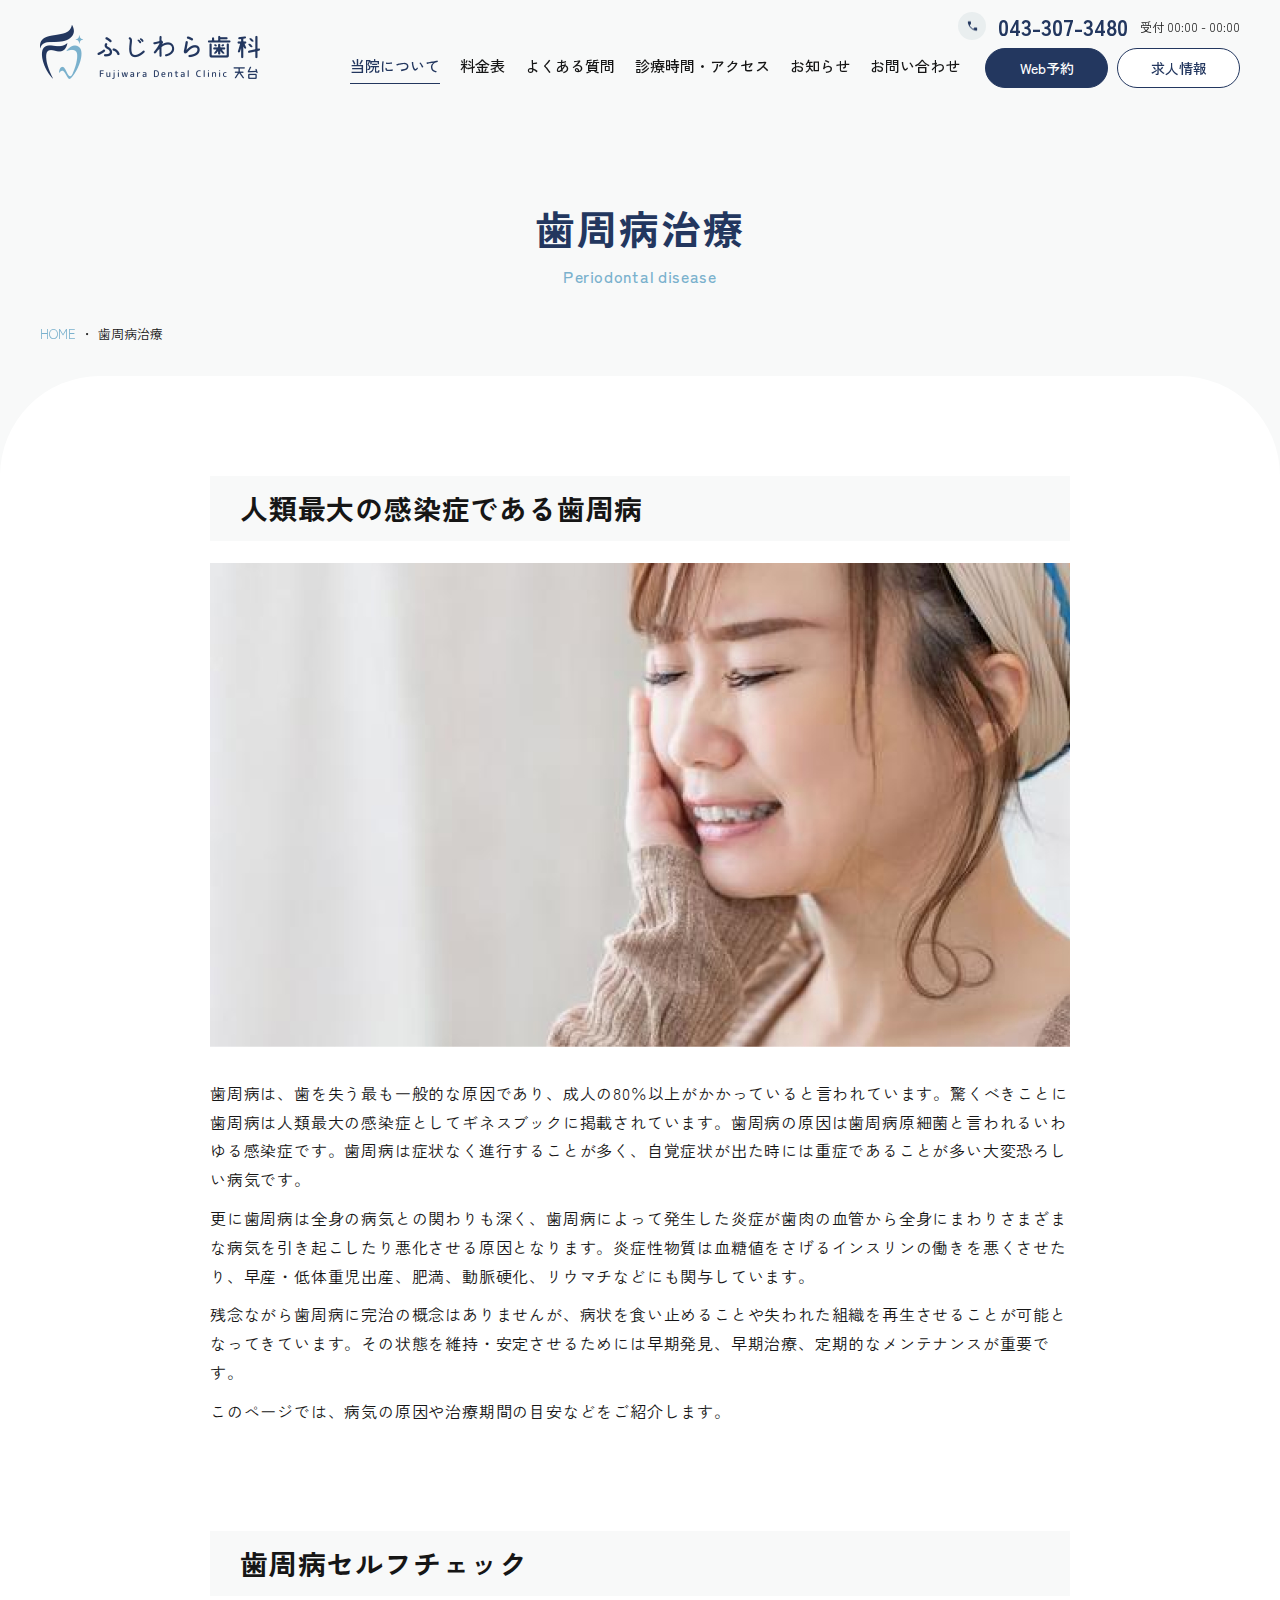
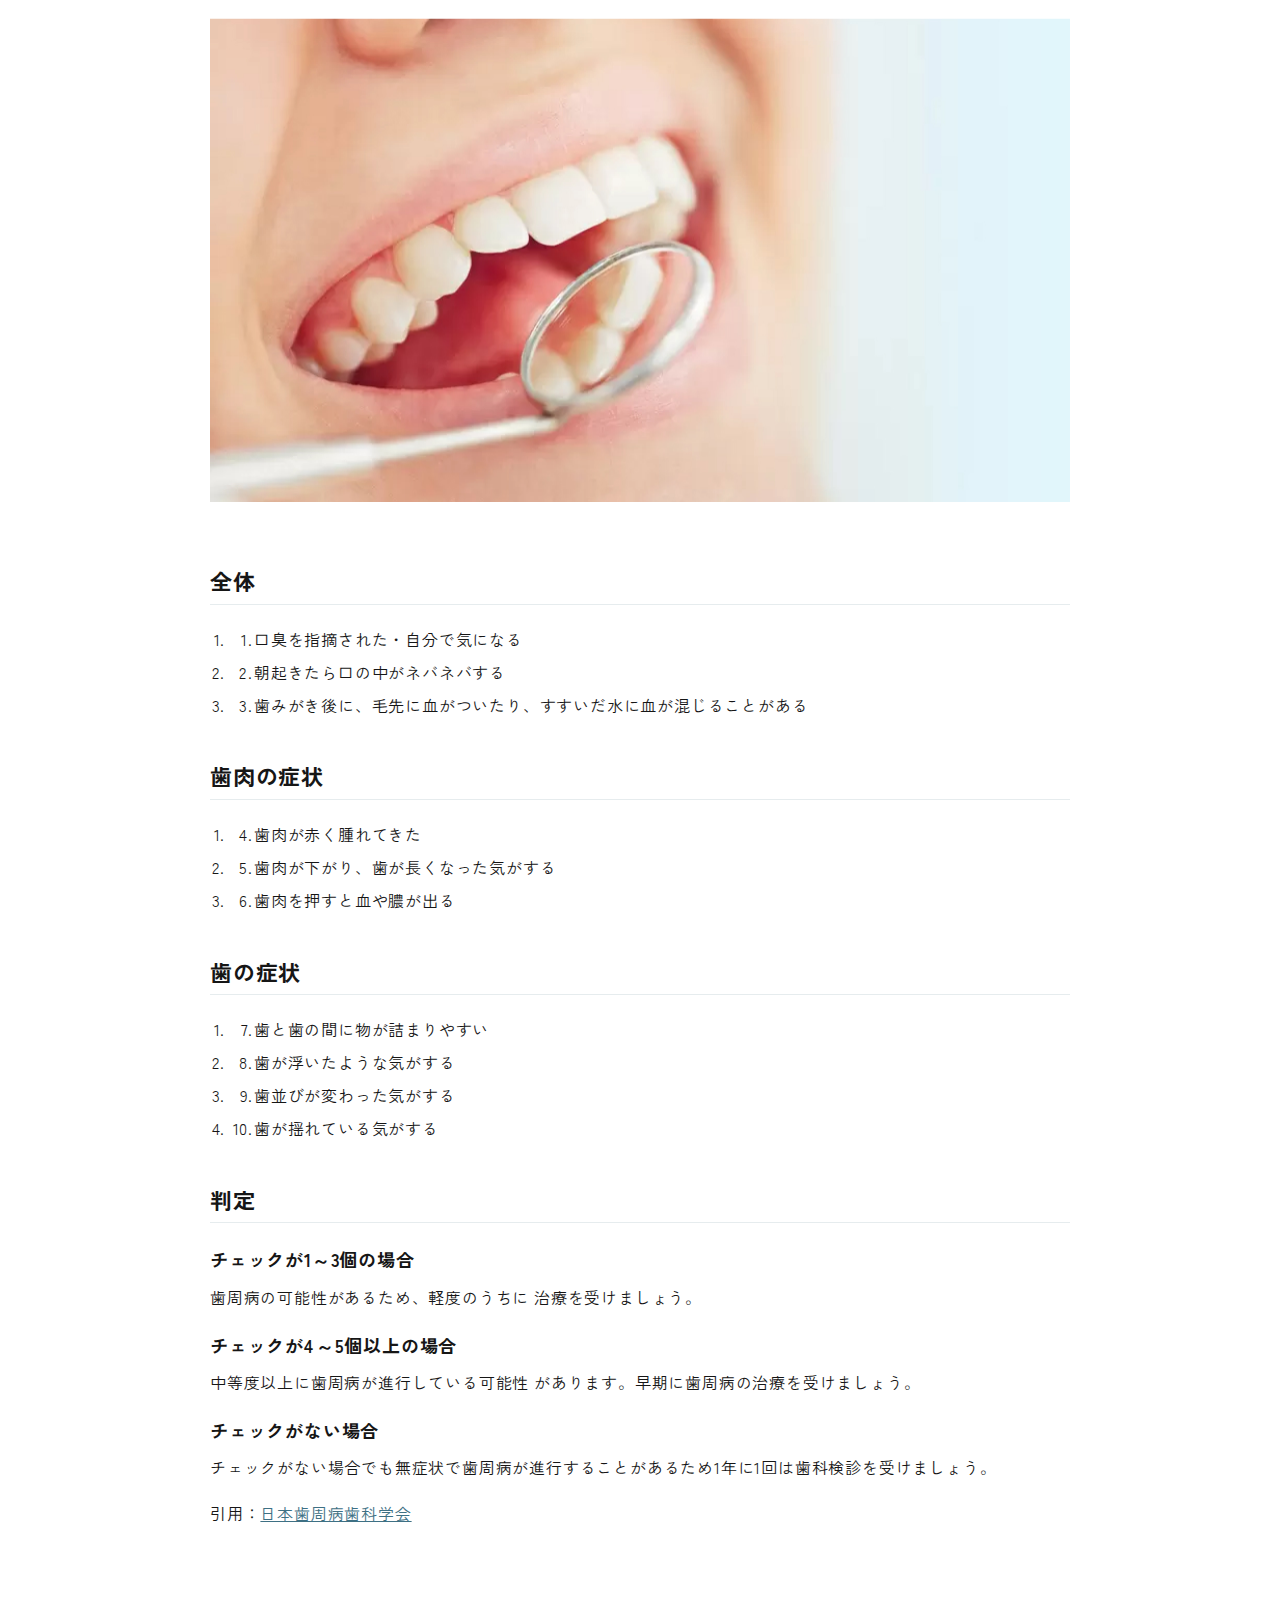
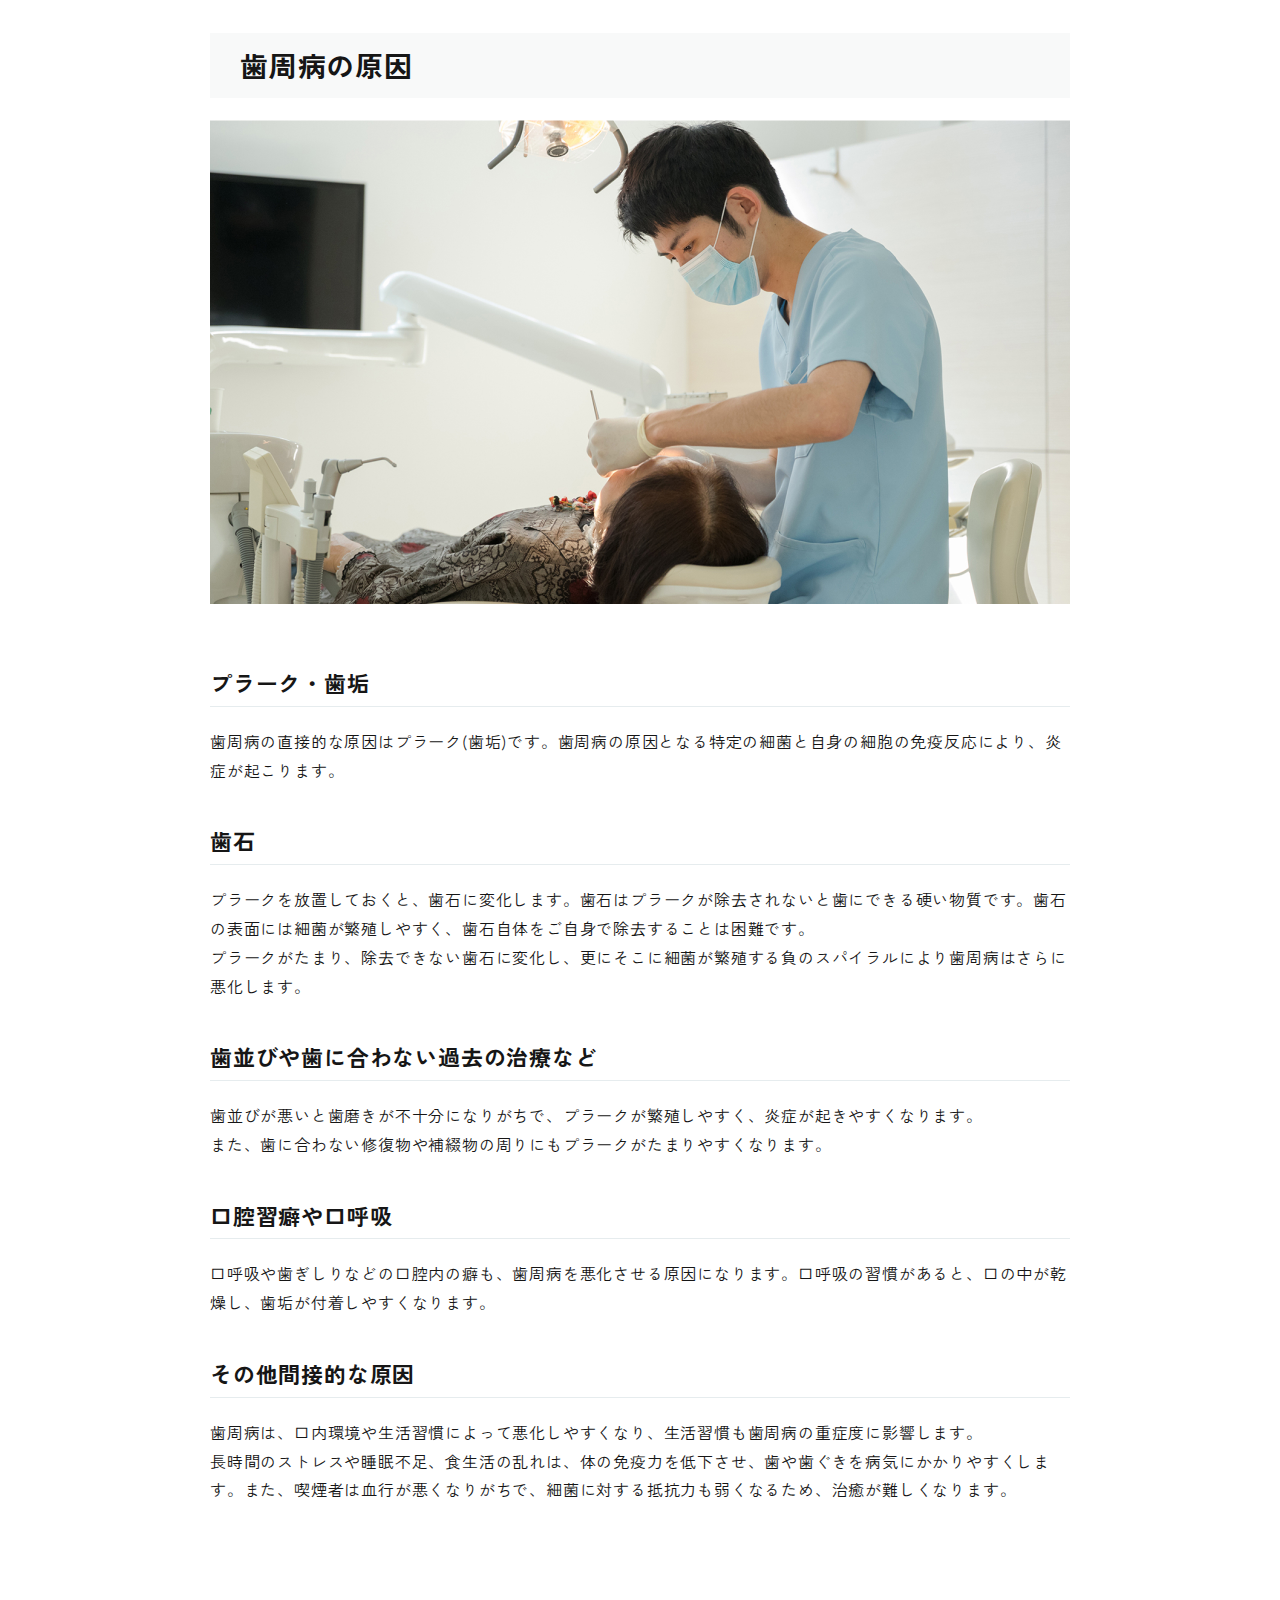
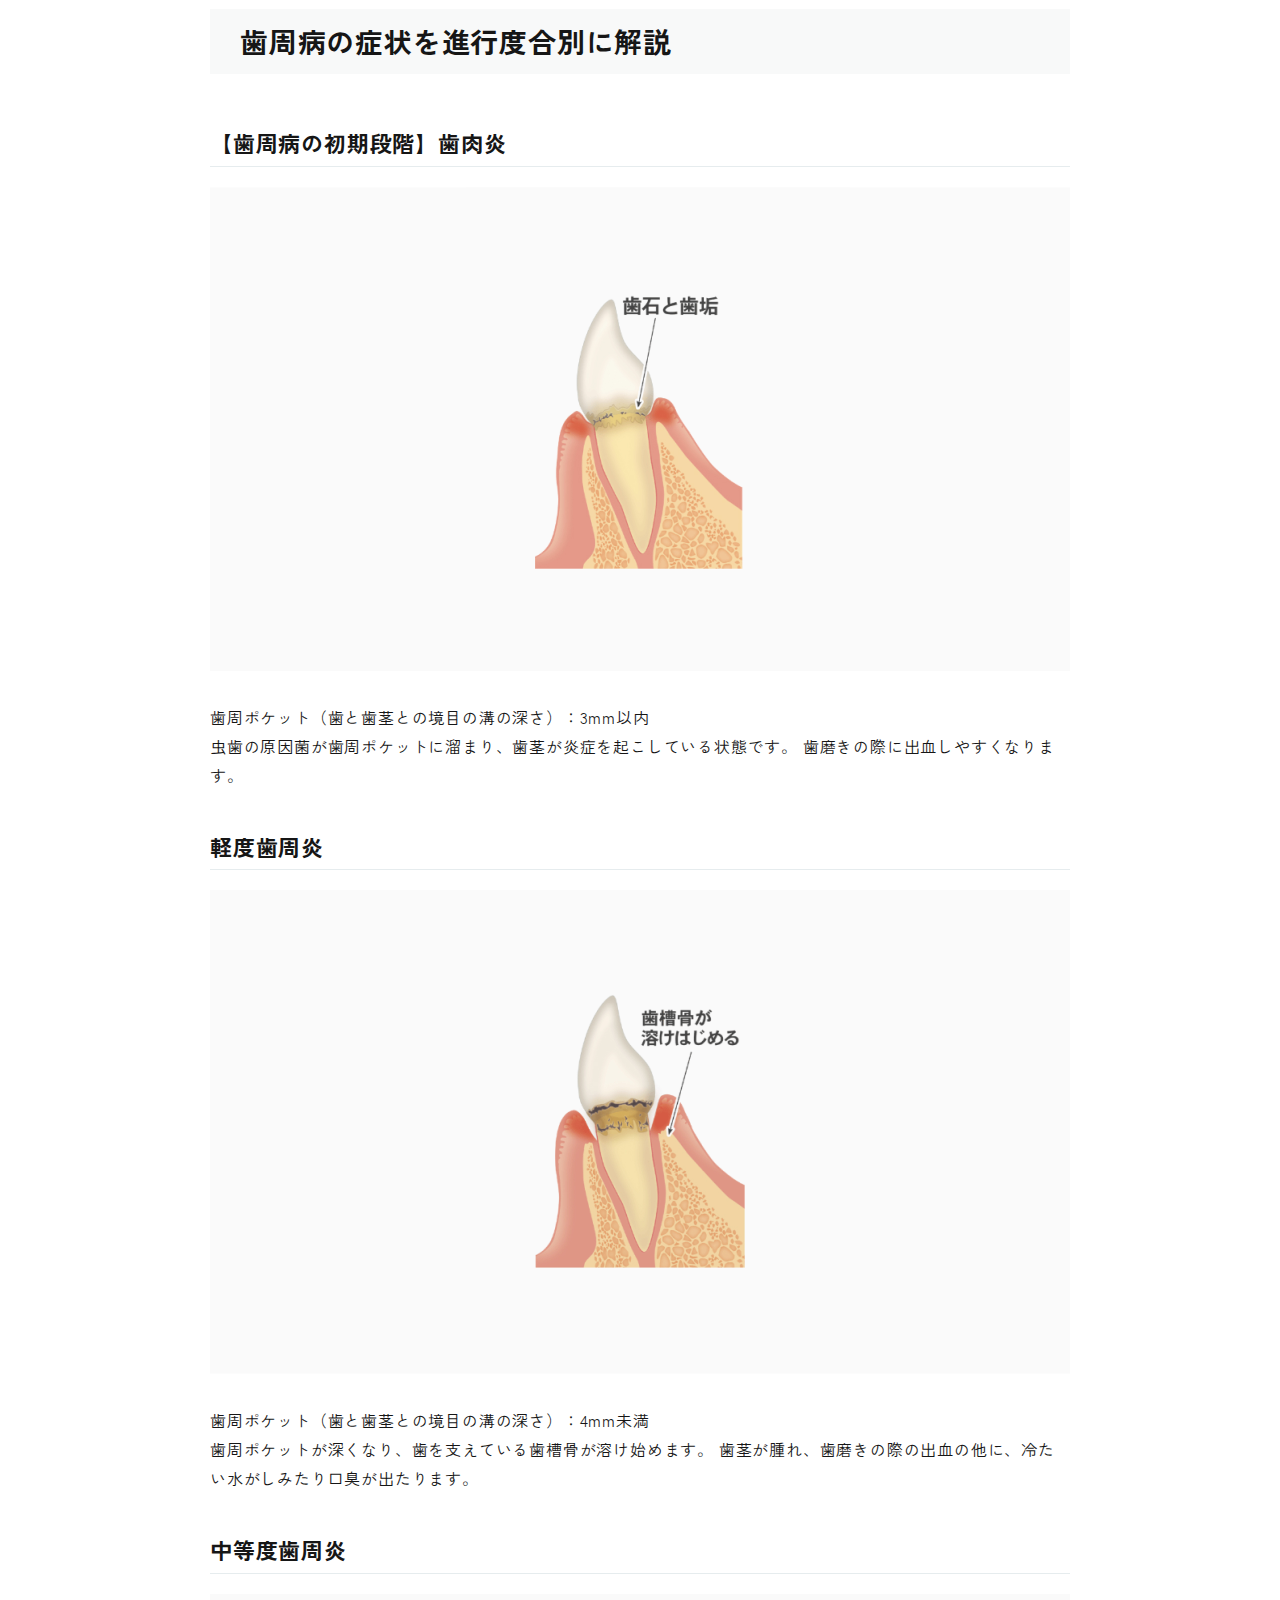
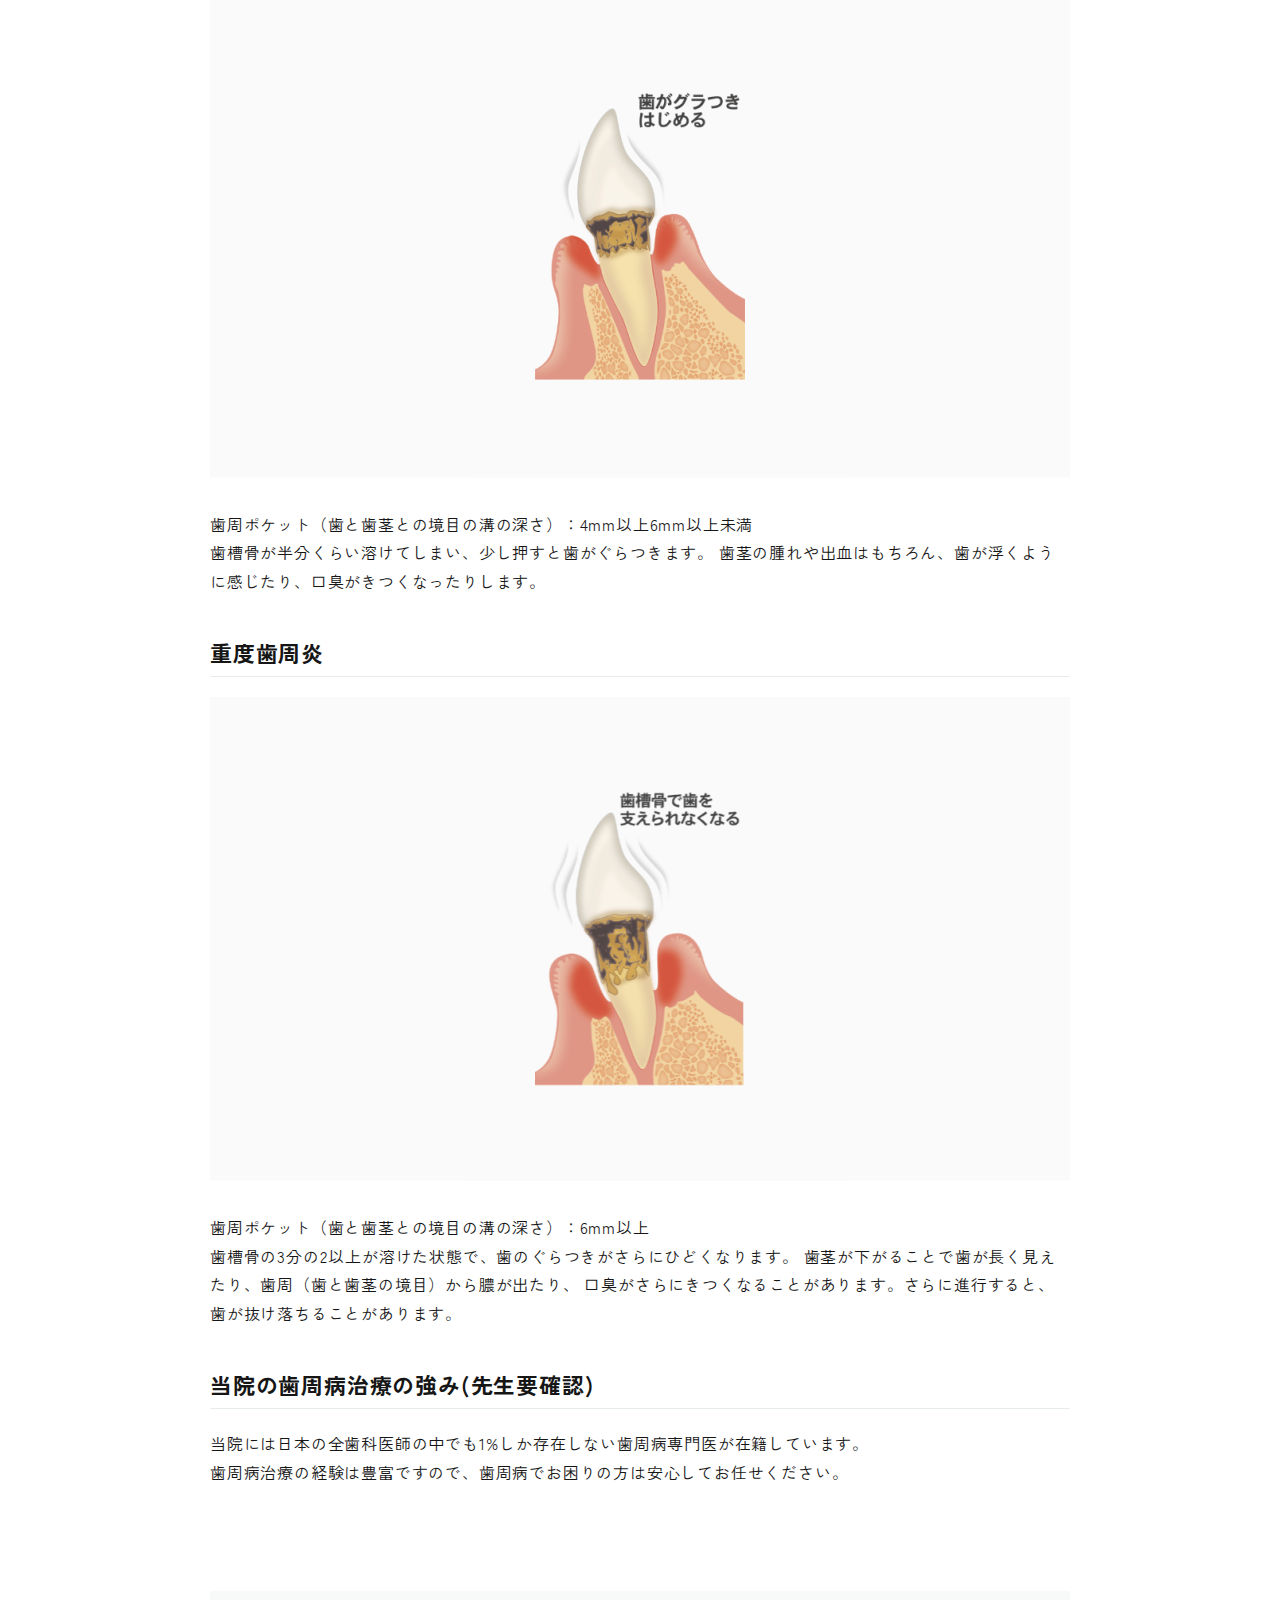
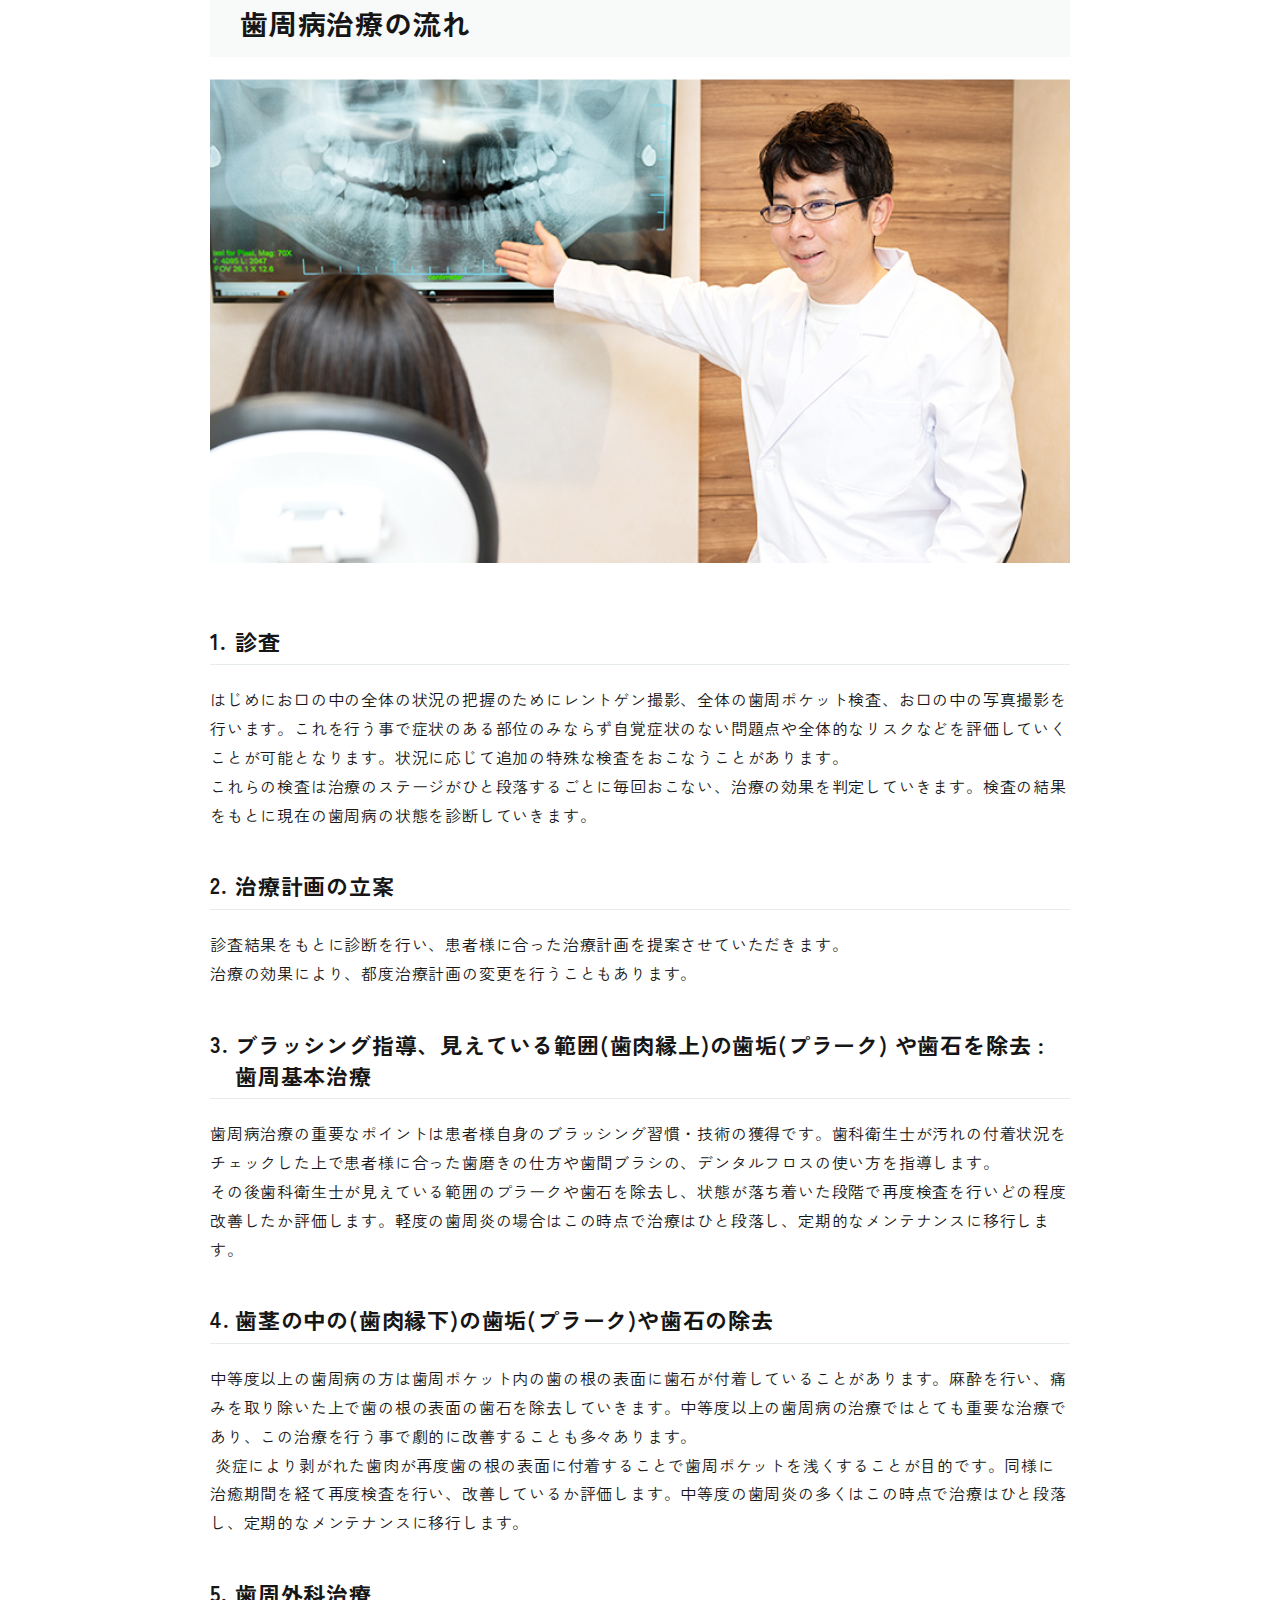
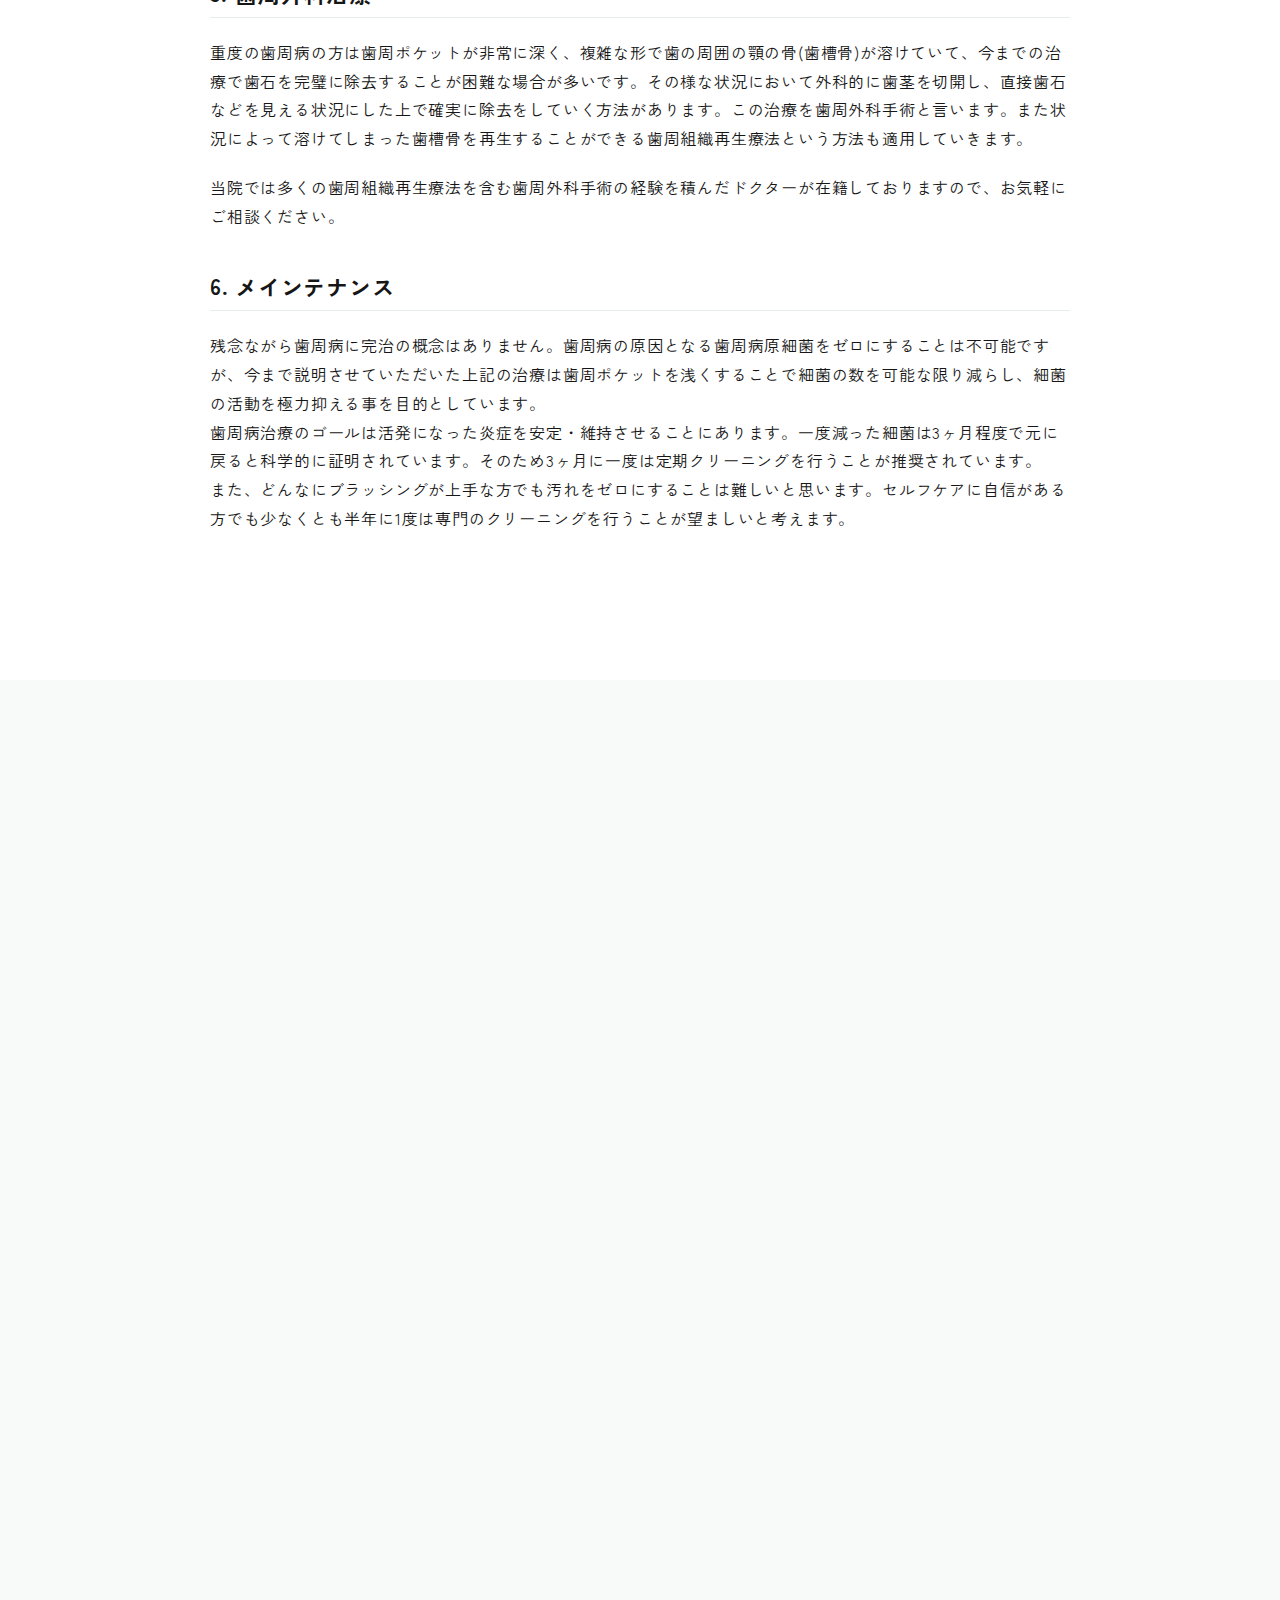
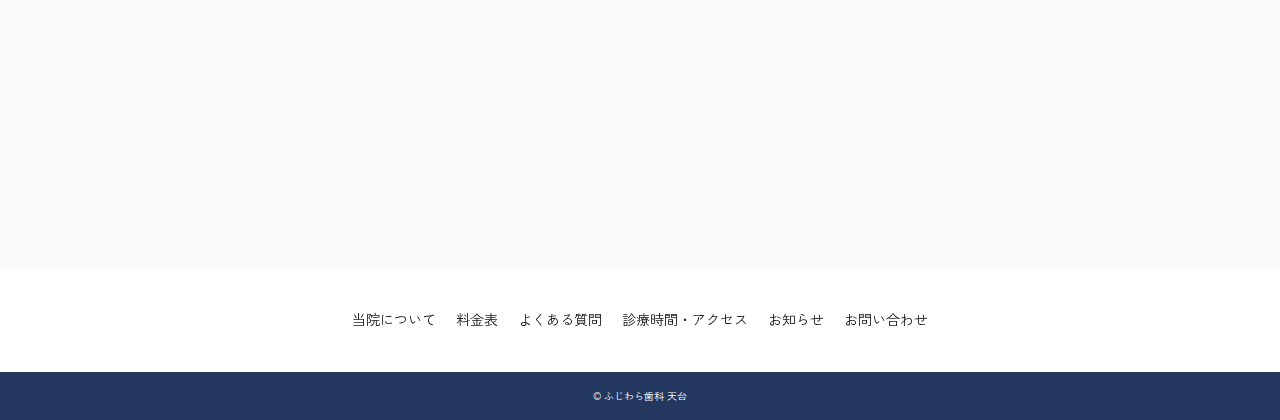
<file: periodontal.html>
<!DOCTYPE html>
<html lang="ja">
	<head>
		<meta charset="utf-8">
		<meta http-equiv="x-ua-compatible" content="ie=edge">
		<meta name="viewport" content="width=device-width,initial-scale=1,user-scalable=no">
		<title></title>
		<meta name="description" content="">
		<meta name="keywords" content="">
		<meta name="format-detection" content="telephone=no">
		<link type="text/css" rel="stylesheet" href="./css/slick-theme.css">
		<link type="text/css" rel="stylesheet" href="./css/slick.css">
		<link type="text/css" rel="stylesheet" href="./css/oc-theme.css">
	</head>
	<body>
		<header id="header" class="">
			<a href="./" class="header-logo">
				<img src="./img/common/logo.png" alt="fujiwara">
			</a>
			<a href="tel:0433073480" class="header-tel sp-tb">
				<img src="./img/common/icon-tel.png" alt="tel">
			</a>
			<nav class="header-nav">
				<div class="header-nav__tel pc-tb">
					<a href="tel:0433073480">043-307-3480</a>
					<p>受付 00:00 - 00:00</p>
				</div>
				<ul class="header-nav__menu">
					<li class="header-nav__menu-item">
						<a href="" class="active">当院について</a>
					</li>
					<li class="header-nav__menu-item">
						<a href="">料金表</a>
					</li>
					<li class="header-nav__menu-item">
						<a href="">よくある質問</a>
					</li>
					<li class="header-nav__menu-item">
						<a href="">診療時間・アクセス</a>
					</li>
					<li class="header-nav__menu-item">
						<a href="">お知らせ</a>
					</li>
					<li class="header-nav__menu-item">
						<a href="">お問い合わせ</a>
					</li>
				</ul>
				<div class="header-nav__btn pc-tb">
					<a href="" class="c-btn__01 c-btn__01--blue">Web予約</a>
					<a href="" class="c-btn__01">求人情報</a>
				</div>
				<div class="header-contact sp-tb">
					<div class="header-contact__box">
						<p> 当院は予約制となっております。<br>
							<span class="c-fc--red">ご来院の前にご予約をお願いいたします。</span>
						</p>
						<a href="tel:0433073480" class="c-btn__02 c-btn__02--tel">
							<span>043-307-3480</span>
						</a>
						<a href="" class="c-btn__02 c-btn__02--blue">お問い合わせはこちら</a>
					</div>
				</div>
			</nav>
			<span class="js-mobile">
				<span></span>
			</span>
		</header>
		<main class="page-periodontal">
			<section class="sec-heading">
				<div class="inner">
					<h1 class="c-ttl__01 c-al--c">
						<span class="c-ft--jp">歯周病治療</span>
						<span class="c-ft--en">Periodontal disease</span>
					</h1>
					<ul class="breadcrumb">
						<li><a href="/">HOME</a></li>
						<li><span>歯周病治療</span></li>
					</ul>
				</div>
			</section>
			<section class="sec-periodontal">
				<div class="inner">
					<div class="periodontal-detail">
						<div class="periodontal-detail__item">
							<h2 class="c-ttl__03">人類最大の感染症である歯周病</h2>
							<img src="./img/periodontal/img-01.jpg" alt="人類最大の感染症である歯周病">
							<p> 歯周病は、歯を失う最も一般的な原因であり、成人の80％以上がかかっていると言われています。驚くべきことに歯周病は人類最大の感染症としてギネスブックに掲載されています。歯周病の原因は歯周病原細菌と言われるいわゆる感染症です。歯周病は症状なく進行することが多く、自覚症状が出た時には重症であることが多い大変恐ろしい病気です。 </p>
							<p> 更に歯周病は全身の病気との関わりも深く、歯周病によって発生した炎症が歯肉の血管から全身にまわりさまざまな病気を引き起こしたり悪化させる原因となります。炎症性物質は血糖値をさげるインスリンの働きを悪くさせたり、早産・低体重児出産、肥満、動脈硬化、リウマチなどにも関与しています。 </p>
							<p> 残念ながら歯周病に完治の概念はありませんが、病状を食い止めることや失われた組織を再生させることが可能となってきています。その状態を維持・安定させるためには早期発見、早期治療、定期的なメンテナンスが重要です。 </p>
							<p> このページでは、病気の原因や治療期間の目安などをご紹介します。 </p>
						</div>
						<div class="periodontal-detail__item">
							<h2 class="c-ttl__03">歯周病セルフチェック</h2>
							<img src="./img/periodontal/img-02.jpg" alt="歯周病セルフチェック">
							<div class="periodontal-detail--ol">
								<h3 class="c-ttl__04">全体</h3>
								<ol>
									<li>口臭を指摘された・自分で気になる</li>
									<li>朝起きたら口の中がネバネバする</li>
									<li>歯みがき後に、毛先に血がついたり、すすいだ水に血が混じることがある</li>
								</ol>
								<h3 class="c-ttl__04">歯肉の症状</h3>
								<ol>
									<li>歯肉が赤く腫れてきた</li>
									<li>歯肉が下がり、歯が長くなった気がする</li>
									<li>歯肉を押すと血や膿が出る</li>
								</ol>
								<h3 class="c-ttl__04">歯の症状</h3>
								<ol>
									<li>歯と歯の間に物が詰まりやすい</li>
									<li>歯が浮いたような気がする</li>
									<li>歯並びが変わった気がする</li>
									<li>歯が揺れている気がする</li>
								</ol>
								<h3 class="c-ttl__04">判定</h3>
								<p class="mbpc-17">
									<strong>チェックが1～3個の場合</strong> 歯周病の可能性があるため、軽度のうちに 治療を受けましょう。 </p>
								<p class="mbpc-17">
									<strong>チェックが4～5個以上の場合</strong> 中等度以上に歯周病が進行している可能性 があります。早期に歯周病の治療を受けましょう。 </p>
								<p class="mbpc-17">
									<strong>チェックがない場合</strong> チェックがない場合でも無症状で歯周病が進行することがあるため1年に1回は歯科検診を受けましょう。 </p>
								<p> 引用：<a href="">日本歯周病歯科学会</a>
								</p>
							</div>
						</div>
						<div class="periodontal-detail__item periodontal-detail__item--other">
							<h2 class="c-ttl__03">歯周病の原因</h2>
							<img src="./img/periodontal/img-03.jpg" alt="歯周病の原因">
							<h3 class="c-ttl__04">プラーク・歯垢</h3>
							<p> 歯周病の直接的な原因はプラーク(歯垢)です。歯周病の原因となる特定の細菌と自身の細胞の免疫反応により、炎症が起こります。 </p>
							<h3 class="c-ttl__04">歯石</h3>
							<p> プラークを放置しておくと、歯石に変化します。歯石はプラークが除去されないと歯にできる硬い物質です。歯石の表面には細菌が繁殖しやすく、歯石自体をご自身で除去することは困難です。<br> プラークがたまり、除去できない歯石に変化し、更にそこに細菌が繁殖する負のスパイラルにより歯周病はさらに悪化します。 </p>
							<h3 class="c-ttl__04">歯並びや歯に合わない過去の治療など</h3>
							<p> 歯並びが悪いと歯磨きが不十分になりがちで、プラークが繁殖しやすく、炎症が起きやすくなります。<br> また、歯に合わない修復物や補綴物の周りにもプラークがたまりやすくなります。 </p>
							<h3 class="c-ttl__04">口腔習癖や口呼吸</h3>
							<p> 口呼吸や歯ぎしりなどの口腔内の癖も、歯周病を悪化させる原因になります。口呼吸の習慣があると、口の中が乾燥し、歯垢が付着しやすくなります。 </p>
							<h3 class="c-ttl__04">その他間接的な原因</h3>
							<p> 歯周病は、口内環境や生活習慣によって悪化しやすくなり、生活習慣も歯周病の重症度に影響します。<br> 長時間のストレスや睡眠不足、食生活の乱れは、体の免疫力を低下させ、歯や歯ぐきを病気にかかりやすくします。また、喫煙者は血行が悪くなりがちで、細菌に対する抵抗力も弱くなるため、治癒が難しくなります。 </p>
						</div>
						<div class="periodontal-detail__item">
							<h2 class="c-ttl__03">歯周病の症状を進行度合別に解説</h2>
							<h3 class="c-ttl__04">【歯周病の初期段階】歯肉炎</h3>
							<img src="./img/periodontal/img-04.jpg" alt="歯周病の症状を進行度合別に解説">
							<p> 歯周ポケット（歯と歯茎との境目の溝の深さ）：3mm以内<br> 虫歯の原因菌が歯周ポケットに溜まり、歯茎が炎症を起こしている状態です。 歯磨きの際に出血しやすくなります。 </p>
							<h3 class="c-ttl__04">軽度歯周炎</h3>
							<img src="./img/periodontal/img-05.jpg" alt="軽度歯周炎">
							<p> 歯周ポケット（歯と歯茎との境目の溝の深さ）：4mm未満<br> 歯周ポケットが深くなり、歯を支えている歯槽骨が溶け始めます。 歯茎が腫れ、歯磨きの際の出血の他に、冷たい水がしみたり口臭が出たります。 </p>
							<h3 class="c-ttl__04">中等度歯周炎</h3>
							<img src="./img/periodontal/img-06.jpg" alt="中等度歯周炎">
							<p> 歯周ポケット（歯と歯茎との境目の溝の深さ）：4mm以上6mm以上未満<br> 歯槽骨が半分くらい溶けてしまい、少し押すと歯がぐらつきます。 歯茎の腫れや出血はもちろん、歯が浮くように感じたり、口臭がきつくなったりします。 </p>
							<h3 class="c-ttl__04">重度歯周炎</h3>
							<img src="./img/periodontal/img-07.jpg" alt="重度歯周炎">
							<p> 歯周ポケット（歯と歯茎との境目の溝の深さ）：6mm以上<br> 歯槽骨の3分の2以上が溶けた状態で、歯のぐらつきがさらにひどくなります。 歯茎が下がることで歯が長く見えたり、歯周（歯と歯茎の境目）から膿が出たり、 口臭がさらにきつくなることがあります。さらに進行すると、歯が抜け落ちることがあります。 </p>
							<h3 class="c-ttl__04">当院の歯周病治療の強み(先生要確認)</h3>
							<p> 当院には日本の全歯科医師の中でも1%しか存在しない歯周病専門医が在籍しています。<br> 歯周病治療の経験は豊富ですので、歯周病でお困りの方は安心してお任せください。 </p>
						</div>
						<div class="periodontal-detail__item">
							<h2 class="c-ttl__03">歯周病治療の流れ</h2>
							<img src="./img/periodontal/img-08.jpg" alt="人類最大の感染症である歯周病">
							<div class="periodontal-detail--count">
								<div class="periodontal-detail--count__item">
									<h3 class="c-ttl__04">診査</h3>
									<p> はじめにお口の中の全体の状況の把握のためにレントゲン撮影、全体の歯周ポケット検査、お口の中の写真撮影を行います。これを行う事で症状のある部位のみならず自覚症状のない問題点や全体的なリスクなどを評価していくことが可能となります。状況に応じて追加の特殊な検査をおこなうことがあります。<br> これらの検査は治療のステージがひと段落するごとに毎回おこない、治療の効果を判定していきます。検査の結果をもとに現在の歯周病の状態を診断していきます。 </p>
								</div>
								<div class="periodontal-detail--count__item">
									<h3 class="c-ttl__04">治療計画の立案</h3>
									<p> 診査結果をもとに診断を行い、患者様に合った治療計画を提案させていただきます。<br> 治療の効果により、都度治療計画の変更を行うこともあります。 </p>
								</div>
								<div class="periodontal-detail--count__item">
									<h3 class="c-ttl__04">ブラッシング指導、見えている範囲(歯肉縁上)の歯垢(プラーク) や歯石を除去 : 歯周基本治療 </h3>
									<p> 歯周病治療の重要なポイントは患者様自身のブラッシング習慣・技術の獲得です。歯科衛生士が汚れの付着状況をチェックした上で患者様に合った歯磨きの仕方や歯間ブラシの、デンタルフロスの使い方を指導します。<br> その後歯科衛生士が見えている範囲のプラークや歯石を除去し、状態が落ち着いた段階で再度検査を行いどの程度改善したか評価します。軽度の歯周炎の場合はこの時点で治療はひと段落し、定期的なメンテナンスに移行します。 </p>
								</div>
								<div class="periodontal-detail--count__item">
									<h3 class="c-ttl__04">歯茎の中の(歯肉縁下)の歯垢(プラーク)や歯石の除去</h3>
									<p> 中等度以上の歯周病の方は歯周ポケット内の歯の根の表面に歯石が付着していることがあります。麻酔を行い、痛みを取り除いた上で歯の根の表面の歯石を除去していきます。中等度以上の歯周病の治療ではとても重要な治療であり、この治療を行う事で劇的に改善することも多々あります。<br>  炎症により剥がれた歯肉が再度歯の根の表面に付着することで歯周ポケットを浅くすることが目的です。同様に治癒期間を経て再度検査を行い、改善しているか評価します。中等度の歯周炎の多くはこの時点で治療はひと段落し、定期的なメンテナンスに移行します。 </p>
								</div>
								<div class="periodontal-detail--count__item">
									<h3 class="c-ttl__04">歯周外科治療</h3>
									<p class="mbpc-20"> 重度の歯周病の方は歯周ポケットが非常に深く、複雑な形で歯の周囲の顎の骨(歯槽骨)が溶けていて、今までの治療で歯石を完璧に除去することが困難な場合が多いです。その様な状況において外科的に歯茎を切開し、直接歯石などを見える状況にした上で確実に除去をしていく方法があります。この治療を歯周外科手術と言います。また状況によって溶けてしまった歯槽骨を再生することができる歯周組織再生療法という方法も適用していきます。 </p>
									<p> 当院では多くの歯周組織再生療法を含む歯周外科手術の経験を積んだドクターが在籍しておりますので、お気軽にご相談ください。 </p>
								</div>
								<div class="periodontal-detail--count__item">
									<h3 class="c-ttl__04">メインテナンス</h3>
									<p> 残念ながら歯周病に完治の概念はありません。歯周病の原因となる歯周病原細菌をゼロにすることは不可能ですが、今まで説明させていただいた上記の治療は歯周ポケットを浅くすることで細菌の数を可能な限り減らし、細菌の活動を極力抑える事を目的としています。<br> 歯周病治療のゴールは活発になった炎症を安定・維持させることにあります。一度減った細菌は3ヶ月程度で元に戻ると科学的に証明されています。そのため3ヶ月に一度は定期クリーニングを行うことが推奨されています。<br> また、どんなにブラッシングが上手な方でも汚れをゼロにすることは難しいと思います。セルフケアに自信がある方でも少なくとも半年に1度は専門のクリーニングを行うことが望ましいと考えます。 </p>
								</div>
							</div>
						</div>
					</div>
				</div>
			</section>
		</main>
		<footer id="footer">
			<div class="inner">
				<div class="footer-block js-scrollin">
					<div class="footer-block__note">
						<a href="" class="footer-logo">
							<img src="./img/common/footer-logo.png" alt="DENTAL CLINIC AOKI">
						</a>
						<p class="mbpc-69 mbsp-36 address-cusotm"> 〒263-0016　<br class="sp">千葉県千葉市稲毛区天台１丁目４−１２<br>
							<span>千葉都市モノレール天台駅から徒歩1分</span>
						</p>
						<table class="footer-calendar">
							<tr>
								<th>診療時間</th>
								<th>月</th>
								<th>火</th>
								<th>水</th>
								<th>木</th>
								<th>金</th>
								<th>土</th>
								<th>日</th>
							</tr>
							<tr>
								<td><span>09:00</span><span>13:00</span></td>
								<td><span class="dots">●</span></td>
								<td><span class="dots">●</span></td>
								<td><span class="dots">●</span></td>
								<td><span>ー</span></td>
								<td><span class="dots">●</span></td>
								<td><span><span>09:00</span><span>13:00</span></span></td>
								<td><span>ー</span></td>
							</tr>
							<tr>
								<td><span>14:00</span><span>18:00</span></td>
								<td><span class="dots">●</span></td>
								<td><span class="dots">●</span></td>
								<td><span class="dots">●</span></td>
								<td><span>ー</span></td>
								<td><span class="dots">●</span></td>
								<td><span><span>09:00</span><span>13:00</span></span></td>
								<td><span>ー</span></td>
							</tr>
						</table>
						<p>
							<small> 木曜・日曜・祝日は休診となります。<br class="sp">学会などにより休診となる場合もございます。<br> 受付は各診療終了時間30分前までとなります。 </small>
						</p>
					</div>
					<div class="footer-block__contact">
						<div class="footer-contact">
							<span class="footer-contact__ttl">ご予約やご質問は<br class="sp">お気軽にご連絡ください</span>
							<p> 当院は予約制となっております。<br>
								<span class="c-fc--red">ご来院の前にご予約をお願いいたします。</span>
							</p>
							<a href="tel:0433073480" class="footer-contact__tel pc">
								<small>お電話でのご予約はこちら</small>
								<span>043-307-3480</span>
							</a>
							<a href="tel:0433073480" class="c-btn__02 c-btn__02--tel sp mbsp-12">
								<span>043-307-3480</span>
							</a>
							<a href="" class="c-btn__02 c-btn__02--blue">お問い合わせはこちら</a>
						</div>
					</div>
				</div>
				<div class="footer-maps js-scrollin">
					<iframe src="https://www.google.com/maps/embed?pb=!1m18!1m12!1m3!1d3242.8500778497055!2d140.1128004!3d35.631422300000004!2m3!1f0!2f0!3f0!3m2!1i1024!2i768!4f13.1!3m3!1m2!1s0x6022848fdcb76a6b%3A0x8441fd0bd59f3df5!2z5aSp5Y-w6aeF!5e0!3m2!1sja!2s!4v1724747446652!5m2!1sja!2s" width="600" height="450" style="border:0;" allowfullscreen="" loading="lazy" referrerpolicy="no-referrer-when-downgrade"></iframe>
				</div>
			</div>
			<ul class="footer-menu">
				<li><a href="">当院について</a></li>
				<li><a href="">料金表</a></li>
				<li><a href="">よくある質問</a></li>
				<li><a href="">診療時間・アクセス</a></li>
				<li><a href="">お知らせ</a></li>
				<li><a href="">お問い合わせ</a></li>
			</ul>
			<div class="copyright"> © ふじわら歯科 天台 </div>
		</footer>
		<script src="./js/jquery-3.3.1.min.js"></script>
		<script src="./js/slick.min.js"></script>
		<script src="./js/jquery.matchHeight-min.js"></script>
		<script src="./js/oc-theme.js"></script>
	</body>
</html>
</file>
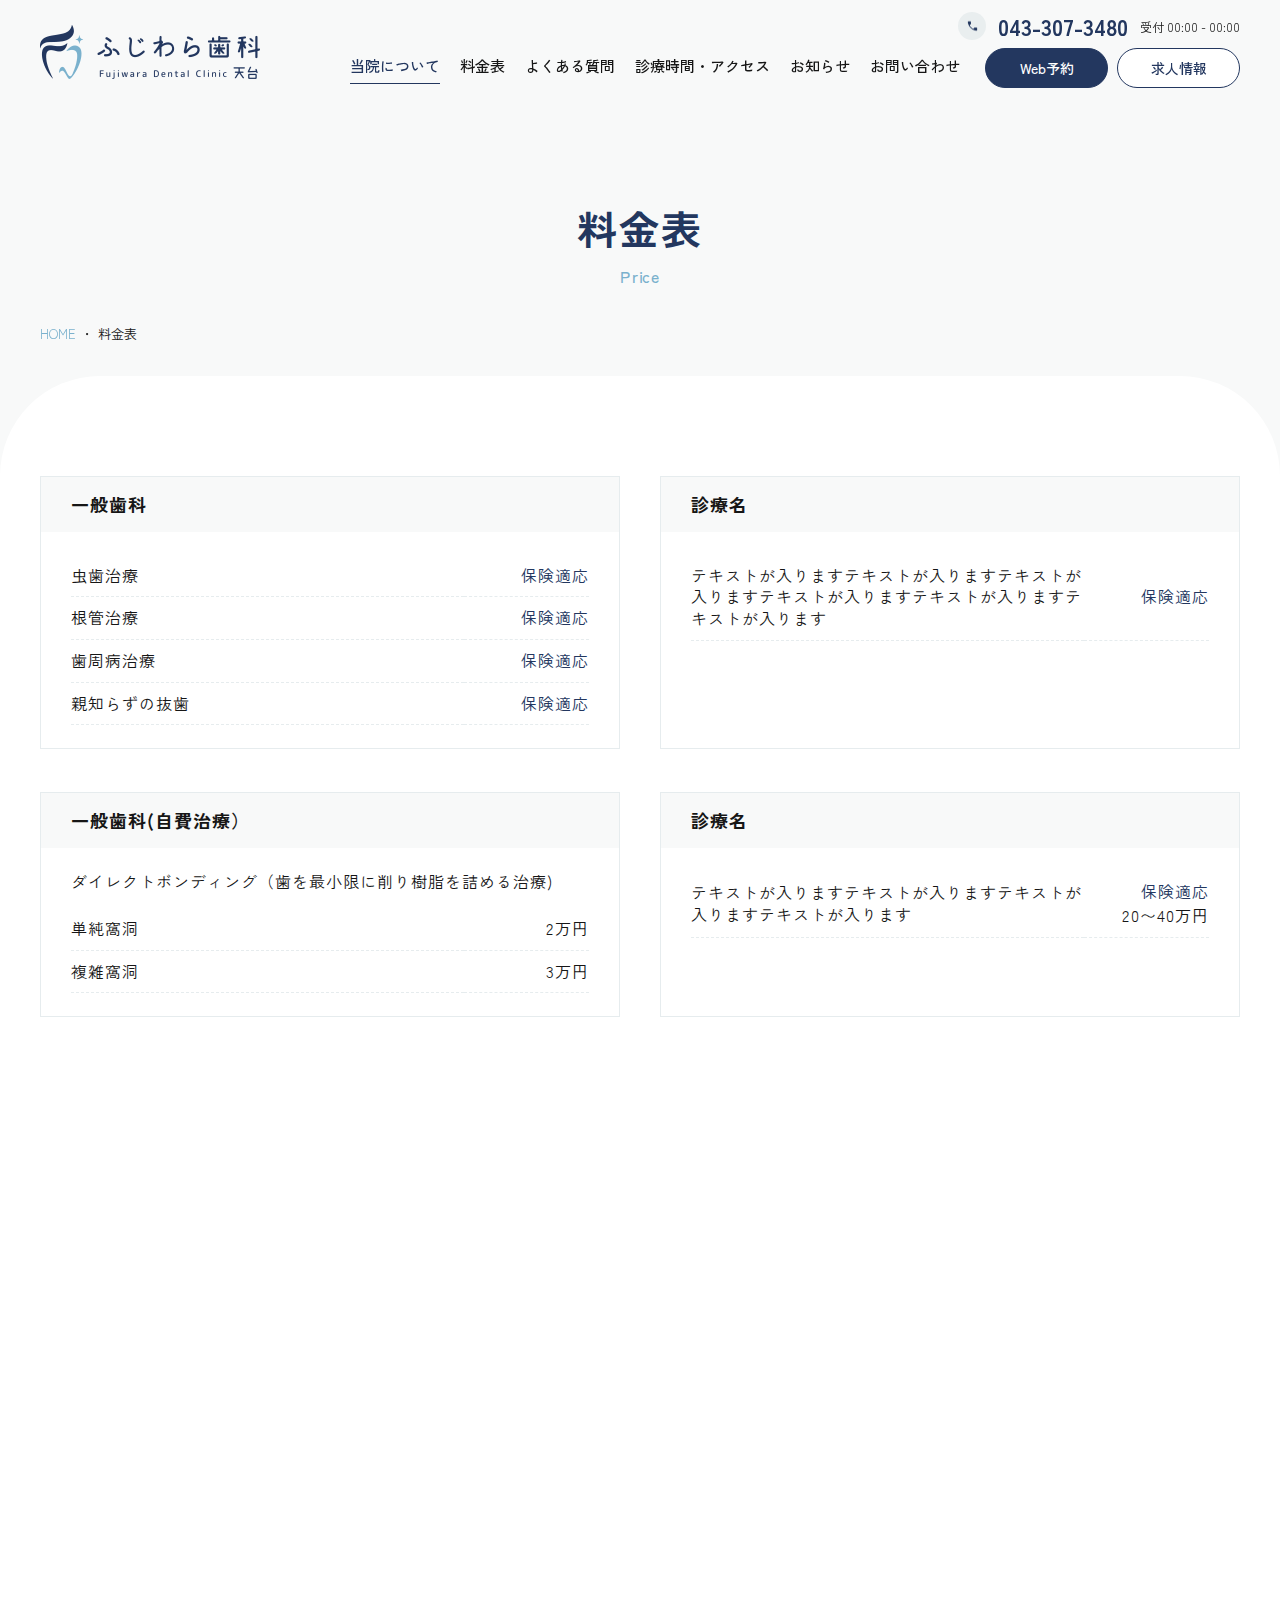
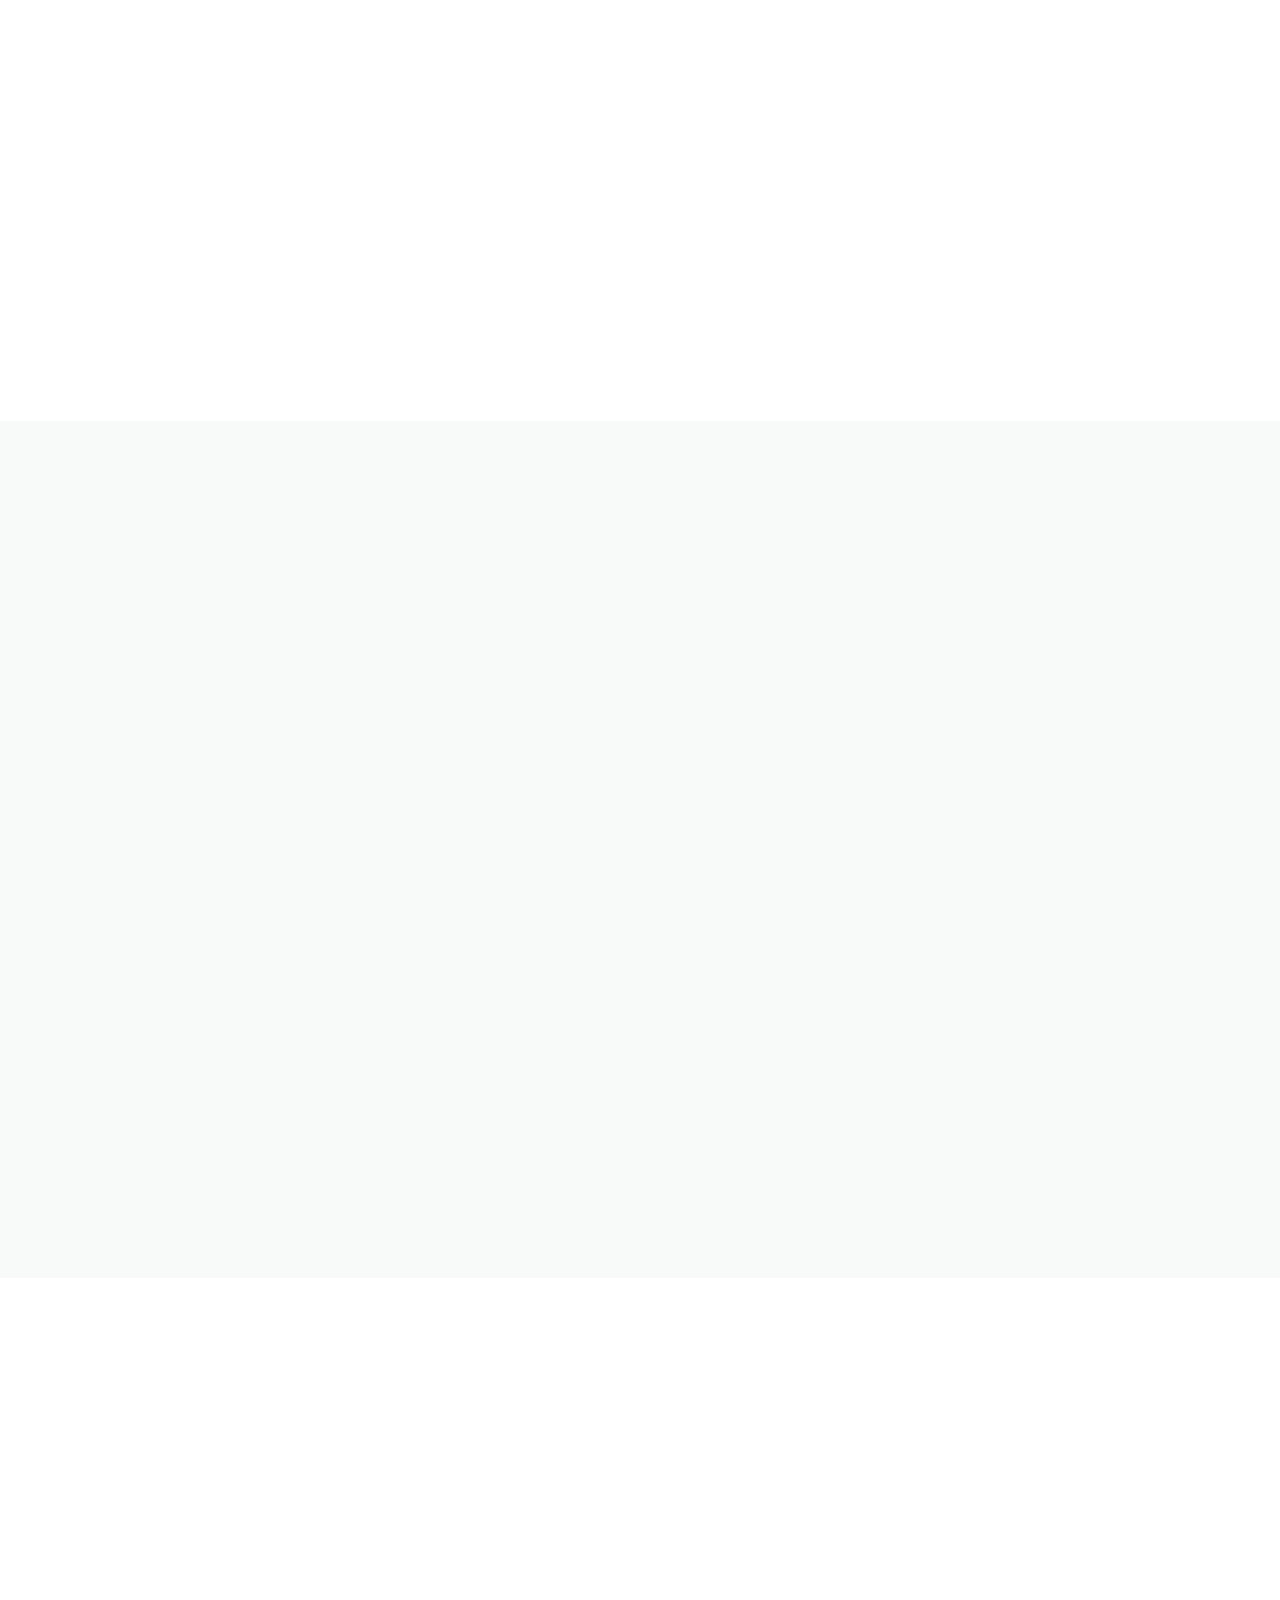
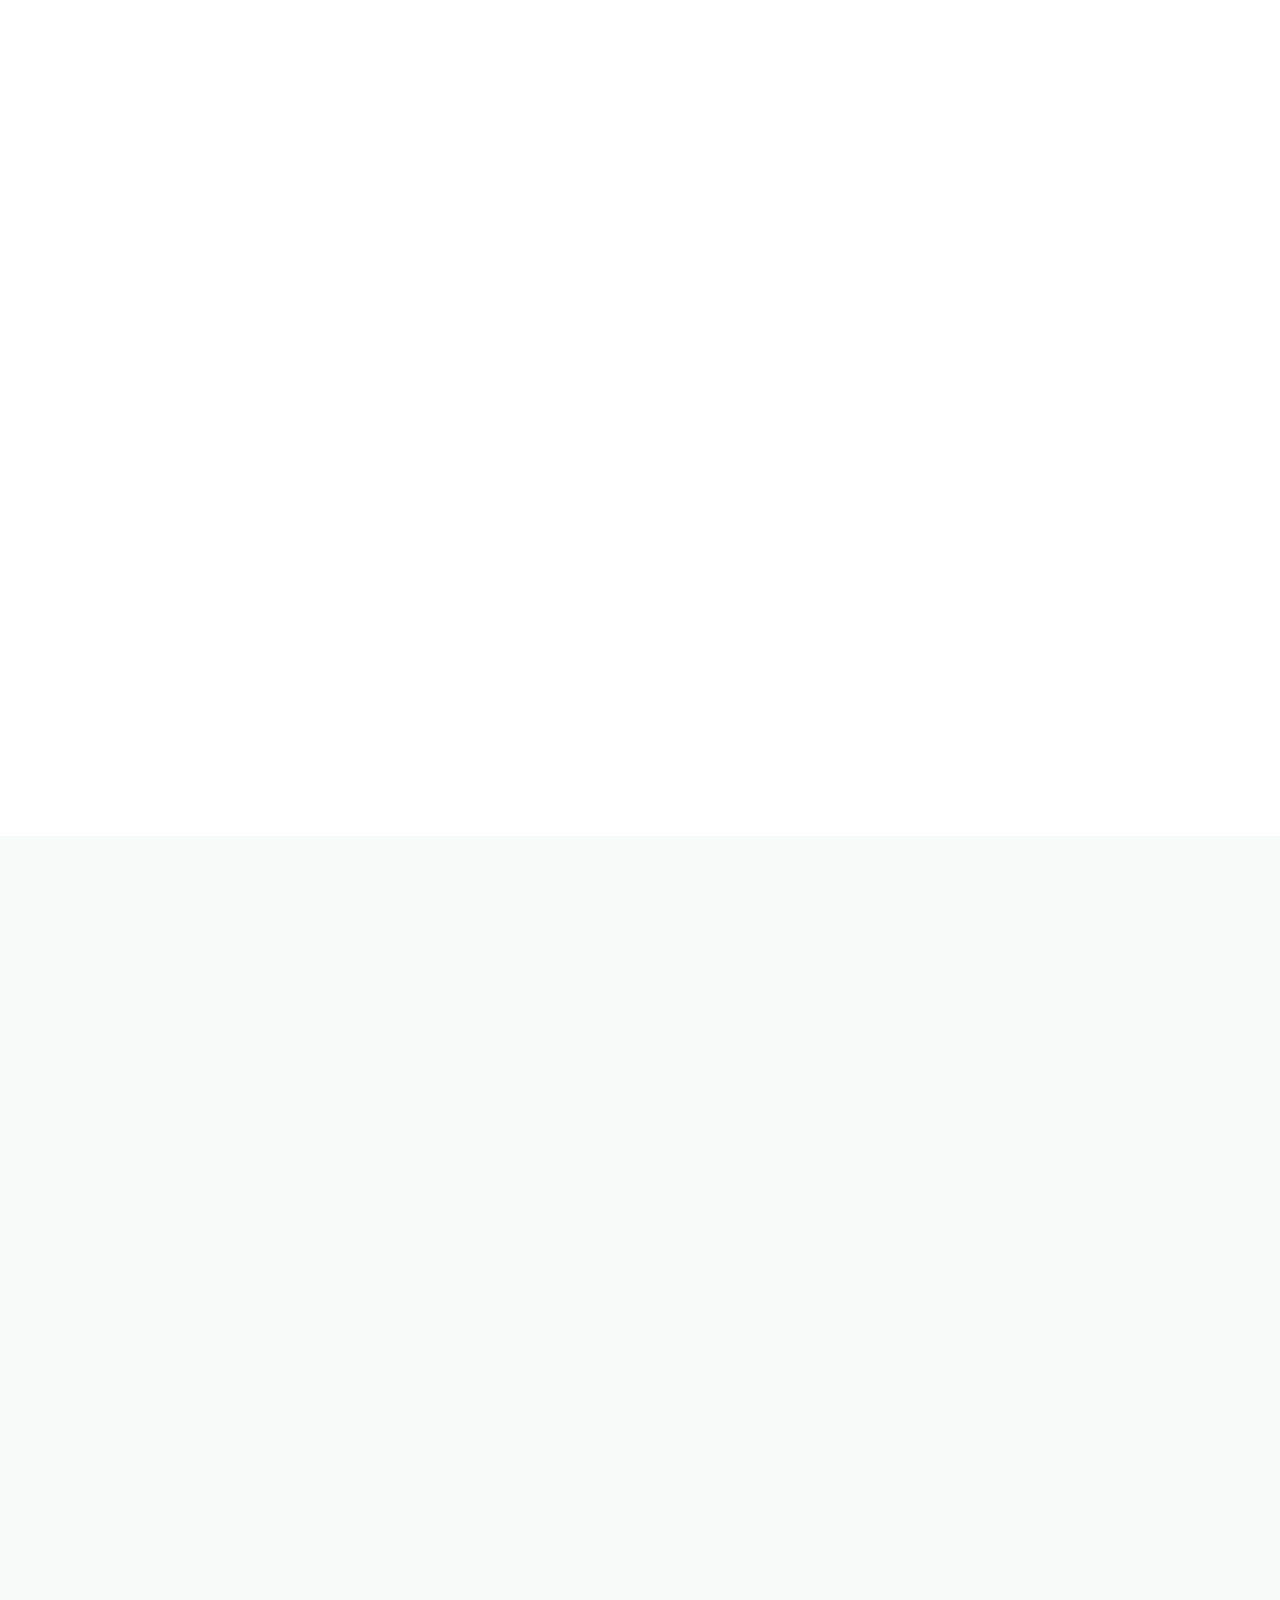
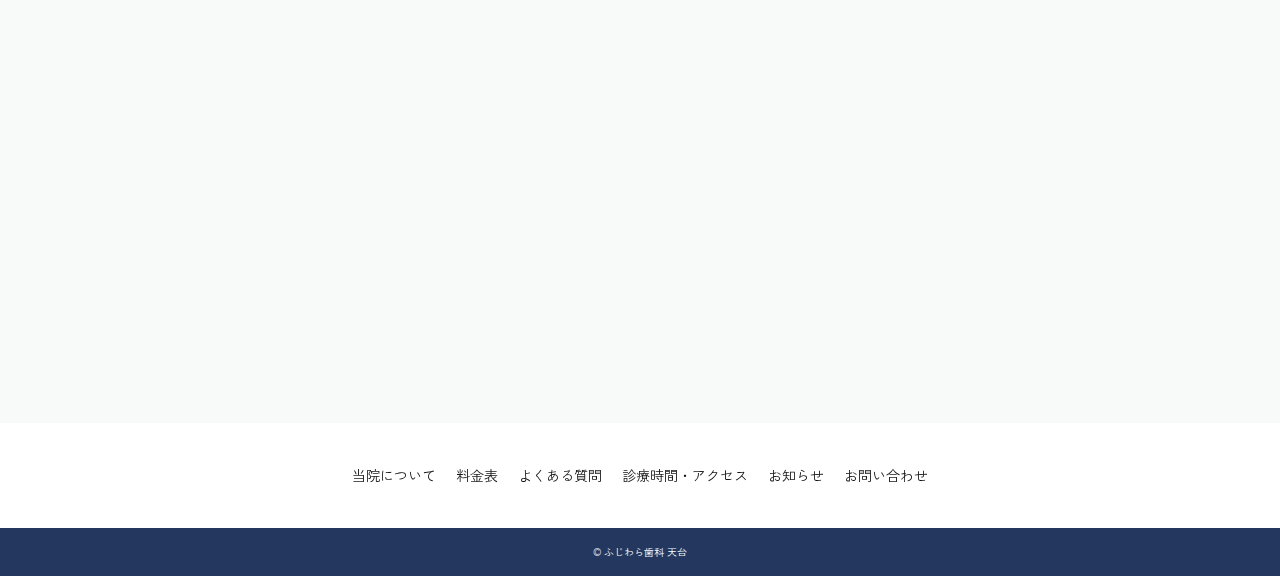
<file: price.html>
<!DOCTYPE html>
<html lang="ja">
	<head>
		<meta charset="utf-8">
		<meta http-equiv="x-ua-compatible" content="ie=edge">
		<meta name="viewport" content="width=device-width,initial-scale=1,user-scalable=no">
		<title></title>
		<meta name="description" content="">
		<meta name="keywords" content="">
		<meta name="format-detection" content="telephone=no">
		<link type="text/css" rel="stylesheet" href="./css/slick-theme.css">
		<link type="text/css" rel="stylesheet" href="./css/slick.css">
		<link type="text/css" rel="stylesheet" href="./css/oc-theme.css">
	</head>
	<body>
		<header id="header" class="">
			<a href="./" class="header-logo">
				<img src="./img/common/logo.png" alt="fujiwara">
			</a>
			<a href="tel:0433073480" class="header-tel sp-tb">
				<img src="./img/common/icon-tel.png" alt="tel">
			</a>
			<nav class="header-nav">
				<div class="header-nav__tel pc-tb">
					<a href="tel:0433073480">043-307-3480</a>
					<p>受付 00:00 - 00:00</p>
				</div>
				<ul class="header-nav__menu">
					<li class="header-nav__menu-item">
						<a href="" class="active">当院について</a>
					</li>
					<li class="header-nav__menu-item">
						<a href="">料金表</a>
					</li>
					<li class="header-nav__menu-item">
						<a href="">よくある質問</a>
					</li>
					<li class="header-nav__menu-item">
						<a href="">診療時間・アクセス</a>
					</li>
					<li class="header-nav__menu-item">
						<a href="">お知らせ</a>
					</li>
					<li class="header-nav__menu-item">
						<a href="">お問い合わせ</a>
					</li>
				</ul>
				<div class="header-nav__btn pc-tb">
					<a href="" class="c-btn__01 c-btn__01--blue">Web予約</a>
					<a href="" class="c-btn__01">求人情報</a>
				</div>
				<div class="header-contact sp-tb">
					<div class="header-contact__box">
						<p> 当院は予約制となっております。<br>
							<span class="c-fc--red">ご来院の前にご予約をお願いいたします。</span>
						</p>
						<a href="tel:0433073480" class="c-btn__02 c-btn__02--tel">
							<span>043-307-3480</span>
						</a>
						<a href="" class="c-btn__02 c-btn__02--blue">お問い合わせはこちら</a>
					</div>
				</div>
			</nav>
			<span class="js-mobile">
				<span></span>
			</span>
		</header>
		<main class="page-price">
			<section class="sec-heading">
				<div class="inner">
					<h1 class="c-ttl__01 c-al--c">
						<span class="c-ft--jp">料金表</span>
						<span class="c-ft--en">Price</span>
					</h1>
					<ul class="breadcrumb">
						<li><a href="/">HOME</a></li>
						<li><span>料金表</span></li>
					</ul>
				</div>
			</section>
			<section class="sec-price">
				<div class="inner">
					<div class="price-list">
						<div class="price-list__item js-scrollin">
							<span class="price-list__ttl">一般歯科</span>
							<div class="price-list__ct c-txt__basic">
								<table>
									<tr>
										<td> 虫歯治療 </td>
										<td>
											<span class="c-fc--blue">保険適応</span>
										</td>
									</tr>
									<tr>
										<td>根管治療</td>
										<td>
											<span class="c-fc--blue">保険適応</span>
										</td>
									</tr>
									<tr>
										<td>歯周病治療</td>
										<td>
											<span class="c-fc--blue">保険適応</span>
										</td>
									</tr>
									<tr>
										<td>親知らずの抜歯</td>
										<td>
											<span class="c-fc--blue">保険適応</span>
										</td>
									</tr>
								</table>
							</div>
						</div>
						<div class="price-list__item js-scrollin">
							<span class="price-list__ttl">診療名</span>
							<div class="price-list__ct c-txt__basic">
								<table>
									<tr>
										<td> テキストが入りますテキストが入りますテキストが入りますテキストが入りますテキストが入りますテキストが入ります </td>
										<td>
											<span class="c-fc--blue">保険適応</span>
										</td>
									</tr>
								</table>
							</div>
						</div>
						<div class="price-list__item js-scrollin">
							<span class="price-list__ttl">一般歯科(自費治療）</span>
							<div class="price-list__ct c-txt__basic">
								<p> ダイレクトボンディング（歯を最小限に削り樹脂を詰める治療) </p>
								<table>
									<tr>
										<td> 単純窩洞 </td>
										<td>
											<span>2万円</span>
										</td>
									</tr>
									<tr>
										<td> 複雑窩洞 </td>
										<td>
											<span>3万円</span>
										</td>
									</tr>
								</table>
							</div>
						</div>
						<div class="price-list__item js-scrollin">
							<span class="price-list__ttl">診療名</span>
							<div class="price-list__ct c-txt__basic">
								<table>
									<tr>
										<td> テキストが入りますテキストが入りますテキストが入りますテキストが入ります </td>
										<td>
											<span class="c-fc--blue">保険適応</span>
											<span>20〜40万円</span>
										</td>
									</tr>
								</table>
							</div>
						</div>
						<div class="price-list__item js-scrollin">
							<span class="price-list__ttl">インレー【 詰め物（ 自費治療 ）】</span>
							<div class="price-list__ct c-txt__basic">
								<table>
									<tr>
										<td> E-MAXインレー </td>
										<td>
											<span>6万円<small>（税別）</small></span>
										</td>
									</tr>
									<tr>
										<td>ジルコニアインレー</td>
										<td>
											<span>6万円<small>（税別）</small></span>
										</td>
									</tr>
								</table>
							</div>
						</div>
						<div class="price-list__item js-scrollin">
							<span class="price-list__ttl">診療名</span>
							<div class="price-list__ct c-txt__basic">
								<table>
									<tr>
										<td> テキストが入りますテキストが入りますテキストが入りますテキストが入りますテキストが入ります </td>
										<td>
											<span class="c-fc--blue">保険適応</span>
											<span>3,000円</span>
										</td>
									</tr>
								</table>
							</div>
						</div>
						<div class="price-list__item js-scrollin">
							<span class="price-list__ttl">小児歯科</span>
							<div class="price-list__ct c-txt__basic">
								<table>
									<tr>
										<td> 虫歯治療・予防歯科 </td>
										<td>
											<span class="c-fc--blue">保険適応</span>
										</td>
									</tr>
									<tr>
										<td>診療名</td>
										<td>
											<span>3,000円〜</span>
										</td>
									</tr>
									<tr>
										<td>診療名</td>
										<td>
											<span>5,000円〜</span>
										</td>
									</tr>
								</table>
							</div>
						</div>
						<div class="price-list__item js-scrollin">
							<span class="price-list__ttl">診療名</span>
							<div class="price-list__ct c-txt__basic">
								<table>
									<tr>
										<td> テキストが入りますテキストが入りますテキストが入りますテキストが入りますテキストが入ります </td>
										<td>
											<span class="c-fc--blue">保険適応</span>
											<span>3,000円</span>
											<span>5,000円〜</span>
										</td>
									</tr>
								</table>
							</div>
						</div>
					</div>
				</div>
			</section>
			<section class="sec-difference">
				<div class="inner">
					<h2 class="c-ttl__01 mbpc-64 js-scrollin">
						<span class="c-ft--jp">保険診療と自費診療の違いについて</span>
						<span class="c-ft--en">Difference</span>
					</h2>
					<div class="difference-block">
						<div class="difference-block__img js-scrollin">
							<img src="./img/price/img-01.jpg" alt="保険診療と自費診療の違いについて">
						</div>
						<div class="difference-block__ct c-txt__basic js-scrollin">
							<p> よく保険治療と自費治療の違いは「治療する部位や被せたりする材料の違いだけ」という誤った認識が蔓延しています。 </p>
							<p> もちろん、材料や使用する機器などが違うというのは事実ですが、一番大きな違いは「時間」の要素が大きなウェイトを占めております。 </p>
							<p> 歯科医師は、虫歯の取り残しがないように「丁寧」に、歯を削り過ぎないように「慎重」に、虫歯が再発しないように「確実」に、治療をします。 </p>
							<p> 歯科技工士は精度良くそして審美的な歯を作成するため必要な工程を漏れなく丁寧に行います。 </p>
							<p> それらの結果、皆様の歯が長持ちする事に繋がっていきます。 </p>
							<p> 保険診療、自費診療どちらが良いという事はございません。患者様の経済状況や価値観によって変化する物だと思います。私達はその選択の手助けとなるように正しい情報を提供致します。 </p>
							<p> 少しでも疑問に思う事がございましたらお気軽にご相談ください。 </p>
							<div class="difference-block__ct-note">
								<p> 歯科矯正、入れ歯、インプラントなど保険適用外の診療については、医療費控除の対象となります。 </p>
								<p> 高額自費診療となるものについては、デンタルローンがご利用いただけます。 </p>
							</div>
							<p> ご不明な点は、お気軽に受付までご相談ください。 </p>
						</div>
					</div>
				</div>
			</section>
			<section class="sec-payment">
				<div class="inner">
					<h2 class="c-ttl__01 js-scrollin mbpc-44">
						<span class="c-ft--jp">お支払い方法</span>
						<span class="c-ft--en">Payment</span>
					</h2>
					<div class="heading-note c-txt__basic js-scrollin"> 当院では、現金でのお支払いのほかに、クレジットカードでお支払いいただけます。 </div>
					<div class="payment-list">
						<div class="payment-list__item js-scrollin">
							<div class="payment-list__box c-txt__basic">
								<div class="payment-list__box-icon">
									<img src="./img/common/question-item-04.png" alt="現金">
								</div>
								<h3 class="payment-list__box-ttl">現金</h3>
								<p> 当院受付での現金でのお支払い </p>
							</div>
						</div>
						<div class="payment-list__item js-scrollin">
							<div class="payment-list__box c-txt__basic">
								<div class="payment-list__box-icon">
									<img src="./img/common/question-item-05.png" alt="クレジットカード">
								</div>
								<h3 class="payment-list__box-ttl">クレジットカード</h3>
								<p> クレジットカードでもお支払い可能です </p>
								<img src="./img/common/card.png" alt="card" width="167">
							</div>
						</div>
					</div>
					<div class="payment-note js-scrollin">
						<p> 矯正治療やインプラントなどの<br class="sp">自由診療では健康保険は使えませんが、<br>
							<span class="c-fc--red">高額治療費は医療費控除の対象</span><br class="sp">となります。 </p>
					</div>
					<div class="payment-box js-scrollin">
						<span class="payment-box__ttl">医療費控除について</span>
						<p> ご自身または生計を共にするご家族の医療費が1年間で合計10万円以上かかった場合、確定申告を行うことで一定金額の所得控除を受けることができ、それにより税金が減税（還付）される制度です。<br> 歯科医院での治療費は一部を除き、医療費控除の対象です。保険診療はもちろん、自費治療、矯正治療も対象となります。<br> 詳しくは国税庁のホームページ「<a href="">医療費を支払った時（医療費控除）</a>」をご参照ください。 </p>
					</div>
				</div>
			</section>
		</main>
		<footer id="footer">
			<div class="inner">
				<div class="footer-block js-scrollin">
					<div class="footer-block__note">
						<a href="" class="footer-logo">
							<img src="./img/common/footer-logo.png" alt="DENTAL CLINIC AOKI">
						</a>
						<p class="mbpc-69 mbsp-36 address-cusotm"> 〒263-0016　<br class="sp">千葉県千葉市稲毛区天台１丁目４−１２<br>
							<span>千葉都市モノレール天台駅から徒歩1分</span>
						</p>
						<table class="footer-calendar">
							<tr>
								<th>診療時間</th>
								<th>月</th>
								<th>火</th>
								<th>水</th>
								<th>木</th>
								<th>金</th>
								<th>土</th>
								<th>日</th>
							</tr>
							<tr>
								<td><span>09:00</span><span>13:00</span></td>
								<td><span class="dots">●</span></td>
								<td><span class="dots">●</span></td>
								<td><span class="dots">●</span></td>
								<td><span>ー</span></td>
								<td><span class="dots">●</span></td>
								<td><span><span>09:00</span><span>13:00</span></span></td>
								<td><span>ー</span></td>
							</tr>
							<tr>
								<td><span>14:00</span><span>18:00</span></td>
								<td><span class="dots">●</span></td>
								<td><span class="dots">●</span></td>
								<td><span class="dots">●</span></td>
								<td><span>ー</span></td>
								<td><span class="dots">●</span></td>
								<td><span><span>09:00</span><span>13:00</span></span></td>
								<td><span>ー</span></td>
							</tr>
						</table>
						<p>
							<small> 木曜・日曜・祝日は休診となります。<br class="sp">学会などにより休診となる場合もございます。<br> 受付は各診療終了時間30分前までとなります。 </small>
						</p>
					</div>
					<div class="footer-block__contact">
						<div class="footer-contact">
							<span class="footer-contact__ttl">ご予約やご質問は<br class="sp">お気軽にご連絡ください</span>
							<p> 当院は予約制となっております。<br>
								<span class="c-fc--red">ご来院の前にご予約をお願いいたします。</span>
							</p>
							<a href="tel:0433073480" class="footer-contact__tel pc">
								<small>お電話でのご予約はこちら</small>
								<span>043-307-3480</span>
							</a>
							<a href="tel:0433073480" class="c-btn__02 c-btn__02--tel sp mbsp-12">
								<span>043-307-3480</span>
							</a>
							<a href="" class="c-btn__02 c-btn__02--blue">お問い合わせはこちら</a>
						</div>
					</div>
				</div>
				<div class="footer-maps js-scrollin">
					<iframe src="https://www.google.com/maps/embed?pb=!1m18!1m12!1m3!1d3242.8500778497055!2d140.1128004!3d35.631422300000004!2m3!1f0!2f0!3f0!3m2!1i1024!2i768!4f13.1!3m3!1m2!1s0x6022848fdcb76a6b%3A0x8441fd0bd59f3df5!2z5aSp5Y-w6aeF!5e0!3m2!1sja!2s!4v1724747446652!5m2!1sja!2s" width="600" height="450" style="border:0;" allowfullscreen="" loading="lazy" referrerpolicy="no-referrer-when-downgrade"></iframe>
				</div>
			</div>
			<ul class="footer-menu">
				<li><a href="">当院について</a></li>
				<li><a href="">料金表</a></li>
				<li><a href="">よくある質問</a></li>
				<li><a href="">診療時間・アクセス</a></li>
				<li><a href="">お知らせ</a></li>
				<li><a href="">お問い合わせ</a></li>
			</ul>
			<div class="copyright"> © ふじわら歯科 天台 </div>
		</footer>
		<script src="./js/jquery-3.3.1.min.js"></script>
		<script src="./js/slick.min.js"></script>
		<script src="./js/jquery.matchHeight-min.js"></script>
		<script src="./js/oc-theme.js"></script>
	</body>
</html>
</file>
<file: css/oc-theme.css>
@charset "UTF-8";
@import url("https://fonts.googleapis.com/css2?family=Caveat:wght@400..700&display=swap");
@import url('https://fonts.googleapis.com/css2?family=Zen+Kaku+Gothic+New:wght@300;400;500;700;900&display=swap');
body {
	font-size: 16px;
	line-height: 1.8;
}

.text-primary-color{
	color: var(--oc-primary-color);
}
.clear-fix { clear: both; }

a {
	text-decoration: none;
	color: var(--oc-link-color);;
}
a:hover {
	text-decoration: none;
}
img {
	max-width: 100%;
}

.bg-image {
	z-index: 0;
	background-position: center;
	background-repeat: no-repeat;
	background-size: cover;
}
.text-bg-top {
	z-index: 0;
	height: 200px;
	position: relative;
	display: flex;
	align-items: center;
	justify-content: center;
}
.text-bg-top .caption {
}
.text-bg-top .caption h1,
.text-bg-top .caption h2 {
	color: #fff;
	font-size: 2rem;
	font-weight: bold;
	text-align: center;
}

.content-none {
    text-align: center;
    font-size: 20px;
    padding: 80px 10px;
}
.content-none .error-number {
    font-size: 70px;
}
.content-none .content-none-btn {
    margin: 20px auto;
    text-align: center;
}

/* OC Button Style */
.site-btn {
    position: relative;
    display: flex;
    justify-content: center;
    align-items: center;
    width: 375px;
    height: 73px;
    max-width: 90%;
    border: 1px solid #fff;
    color: #fff;
    background-color: transparent;
    transition: all 0.5s;
}
.site-btn {
    color: var(--oc-primary-color);
    border-color: var(--oc-primary-color);
}

/* END - OC Button Style */

/* OC Modal Style */
.modal-design {
	height: 80vh;
	overflow: scroll;
	margin: 15% 0 10% 0;
	border-radius: unset;
} 
.modal-dialog{
	max-width: 800px;
	padding: 1rem;
}

@media (min-width: 576px){
	.modal-dialog {
		max-width: 500px;
		margin: 1.75rem auto;
	}
}

.close-btn {
	position: fixed;
	right: 0x;
	top: 25px;
}
.modal-side-margin {
	margin: 0;
}

.modal-body-design {
	padding: 0;
}

.round_btn {
	display: block;
	width: 45px;
	height: 45px;
	border: 2px solid #AA8400; /* 枠の調整 */
	border-radius: 50%;  /* 丸みの度合い */
	background: #fff; /* ボタンの背景色 */
}

.round_btn::before, .round_btn::after {
	content: "";
	position: absolute;
	top: 50%;
	left: 50%;
	width: 3px; /* 棒の幅（太さ） */
	height: 22px; /* 棒の高さ */
	background: #AA8400; /* バツ印の色 */
}

.round_btn::before {
	transform: translate(-50%,-50%) rotate(45deg);
}

.round_btn::after {
	transform: translate(-50%,-50%) rotate(-45deg);
}

/* END - OC Modal Style */





html {
  overflow-y: scroll;
  overflow-x: hidden;
  font-size: 10px;
  -ms-text-size-adjust: 100%;
  -webkit-text-size-adjust: 100%;
}
blockquote,
body,
code,
dd,
div,
dl,
dt,
fieldset,
form,
h1,
h2,
h3,
h4,
h5,
h6,
input,
legend,
li,
ol,
p,
pre,
td,
textarea,
th,
ul {
  margin: 0;
  padding: 0;
}
* {
  box-sizing: border-box;
}
table {
  border-collapse: collapse;
  border-spacing: 0;
}
fieldset,
img {
  border: 0;
}
img {
  vertical-align: middle;
  max-width: 100%;
  height: auto;
}
address,
caption,
cite,
code,
dfn,
var {
  font-style: normal;
  font-weight: 400;
}
li {
  list-style: none;
}
caption,
th {
  text-align: left;
}
h1,
h2,
h3,
h4,
h5,
h6 {
  /*font-size: 100%;*/
  /*font-weight: 400;*/
}
q:after,
q:before {
  content: "";
}
abbr,
acronym {
  border: 0;
  font-variant: normal;
}
sup {
  vertical-align: text-top;
}
sub {
  vertical-align: text-bottom;
}
button,
input,
select,
textarea {
  font-family: inherit;
  font-size: inherit;
  font-weight: inherit;
  outline: none;
  -webkit-appearance: none;
  -moz-appearance: none;
  appearance: none;
}
input,
select,
textarea {
  *font-size: 100%;
}
legend {
  color: #000;
}
del,
ins {
  text-decoration: none;
}
main {
  display: block;
}
section {
  position: relative;
}
@media screen and (min-width: 835px) {
  .mbpc-1 {
    margin-bottom: 1px !important;
  }
}
@media screen and (max-width: 834px) {
  .mbsp-1 {
    margin-bottom: 1px !important;
  }
}
@media screen and (min-width: 835px) {
  .mbpc-2 {
    margin-bottom: 2px !important;
  }
}
@media screen and (max-width: 834px) {
  .mbsp-2 {
    margin-bottom: 2px !important;
  }
}
@media screen and (min-width: 835px) {
  .mbpc-3 {
    margin-bottom: 3px !important;
  }
}
@media screen and (max-width: 834px) {
  .mbsp-3 {
    margin-bottom: 3px !important;
  }
}
@media screen and (min-width: 835px) {
  .mbpc-4 {
    margin-bottom: 4px !important;
  }
}
@media screen and (max-width: 834px) {
  .mbsp-4 {
    margin-bottom: 4px !important;
  }
}
@media screen and (min-width: 835px) {
  .mbpc-5 {
    margin-bottom: 5px !important;
  }
}
@media screen and (max-width: 834px) {
  .mbsp-5 {
    margin-bottom: 5px !important;
  }
}
@media screen and (min-width: 835px) {
  .mbpc-6 {
    margin-bottom: 6px !important;
  }
}
@media screen and (max-width: 834px) {
  .mbsp-6 {
    margin-bottom: 6px !important;
  }
}
@media screen and (min-width: 835px) {
  .mbpc-7 {
    margin-bottom: 7px !important;
  }
}
@media screen and (max-width: 834px) {
  .mbsp-7 {
    margin-bottom: 7px !important;
  }
}
@media screen and (min-width: 835px) {
  .mbpc-8 {
    margin-bottom: 8px !important;
  }
}
@media screen and (max-width: 834px) {
  .mbsp-8 {
    margin-bottom: 8px !important;
  }
}
@media screen and (min-width: 835px) {
  .mbpc-9 {
    margin-bottom: 9px !important;
  }
}
@media screen and (max-width: 834px) {
  .mbsp-9 {
    margin-bottom: 9px !important;
  }
}
@media screen and (min-width: 835px) {
  .mbpc-10 {
    margin-bottom: 10px !important;
  }
}
@media screen and (max-width: 834px) {
  .mbsp-10 {
    margin-bottom: 10px !important;
  }
}
@media screen and (min-width: 835px) {
  .mbpc-11 {
    margin-bottom: 11px !important;
  }
}
@media screen and (max-width: 834px) {
  .mbsp-11 {
    margin-bottom: 11px !important;
  }
}
@media screen and (min-width: 835px) {
  .mbpc-12 {
    margin-bottom: 12px !important;
  }
}
@media screen and (max-width: 834px) {
  .mbsp-12 {
    margin-bottom: 12px !important;
  }
}
@media screen and (min-width: 835px) {
  .mbpc-13 {
    margin-bottom: 13px !important;
  }
}
@media screen and (max-width: 834px) {
  .mbsp-13 {
    margin-bottom: 13px !important;
  }
}
@media screen and (min-width: 835px) {
  .mbpc-14 {
    margin-bottom: 14px !important;
  }
}
@media screen and (max-width: 834px) {
  .mbsp-14 {
    margin-bottom: 14px !important;
  }
}
@media screen and (min-width: 835px) {
  .mbpc-15 {
    margin-bottom: 15px !important;
  }
}
@media screen and (max-width: 834px) {
  .mbsp-15 {
    margin-bottom: 15px !important;
  }
}
@media screen and (min-width: 835px) {
  .mbpc-16 {
    margin-bottom: 16px !important;
  }
}
@media screen and (max-width: 834px) {
  .mbsp-16 {
    margin-bottom: 16px !important;
  }
}
@media screen and (min-width: 835px) {
  .mbpc-17 {
    margin-bottom: 17px !important;
  }
}
@media screen and (max-width: 834px) {
  .mbsp-17 {
    margin-bottom: 17px !important;
  }
}
@media screen and (min-width: 835px) {
  .mbpc-18 {
    margin-bottom: 18px !important;
  }
}
@media screen and (max-width: 834px) {
  .mbsp-18 {
    margin-bottom: 18px !important;
  }
}
@media screen and (min-width: 835px) {
  .mbpc-19 {
    margin-bottom: 19px !important;
  }
}
@media screen and (max-width: 834px) {
  .mbsp-19 {
    margin-bottom: 19px !important;
  }
}
@media screen and (min-width: 835px) {
  .mbpc-20 {
    margin-bottom: 20px !important;
  }
}
@media screen and (max-width: 834px) {
  .mbsp-20 {
    margin-bottom: 20px !important;
  }
}
@media screen and (min-width: 835px) {
  .mbpc-21 {
    margin-bottom: 21px !important;
  }
}
@media screen and (max-width: 834px) {
  .mbsp-21 {
    margin-bottom: 21px !important;
  }
}
@media screen and (min-width: 835px) {
  .mbpc-22 {
    margin-bottom: 22px !important;
  }
}
@media screen and (max-width: 834px) {
  .mbsp-22 {
    margin-bottom: 22px !important;
  }
}
@media screen and (min-width: 835px) {
  .mbpc-23 {
    margin-bottom: 23px !important;
  }
}
@media screen and (max-width: 834px) {
  .mbsp-23 {
    margin-bottom: 23px !important;
  }
}
@media screen and (min-width: 835px) {
  .mbpc-24 {
    margin-bottom: 24px !important;
  }
}
@media screen and (max-width: 834px) {
  .mbsp-24 {
    margin-bottom: 24px !important;
  }
}
@media screen and (min-width: 835px) {
  .mbpc-25 {
    margin-bottom: 25px !important;
  }
}
@media screen and (max-width: 834px) {
  .mbsp-25 {
    margin-bottom: 25px !important;
  }
}
@media screen and (min-width: 835px) {
  .mbpc-26 {
    margin-bottom: 26px !important;
  }
}
@media screen and (max-width: 834px) {
  .mbsp-26 {
    margin-bottom: 26px !important;
  }
}
@media screen and (min-width: 835px) {
  .mbpc-27 {
    margin-bottom: 27px !important;
  }
}
@media screen and (max-width: 834px) {
  .mbsp-27 {
    margin-bottom: 27px !important;
  }
}
@media screen and (min-width: 835px) {
  .mbpc-28 {
    margin-bottom: 28px !important;
  }
}
@media screen and (max-width: 834px) {
  .mbsp-28 {
    margin-bottom: 28px !important;
  }
}
@media screen and (min-width: 835px) {
  .mbpc-29 {
    margin-bottom: 29px !important;
  }
}
@media screen and (max-width: 834px) {
  .mbsp-29 {
    margin-bottom: 29px !important;
  }
}
@media screen and (min-width: 835px) {
  .mbpc-30 {
    margin-bottom: 30px !important;
  }
}
@media screen and (max-width: 834px) {
  .mbsp-30 {
    margin-bottom: 30px !important;
  }
}
@media screen and (min-width: 835px) {
  .mbpc-31 {
    margin-bottom: 31px !important;
  }
}
@media screen and (max-width: 834px) {
  .mbsp-31 {
    margin-bottom: 31px !important;
  }
}
@media screen and (min-width: 835px) {
  .mbpc-32 {
    margin-bottom: 32px !important;
  }
}
@media screen and (max-width: 834px) {
  .mbsp-32 {
    margin-bottom: 32px !important;
  }
}
@media screen and (min-width: 835px) {
  .mbpc-33 {
    margin-bottom: 33px !important;
  }
}
@media screen and (max-width: 834px) {
  .mbsp-33 {
    margin-bottom: 33px !important;
  }
}
@media screen and (min-width: 835px) {
  .mbpc-34 {
    margin-bottom: 34px !important;
  }
}
@media screen and (max-width: 834px) {
  .mbsp-34 {
    margin-bottom: 34px !important;
  }
}
@media screen and (min-width: 835px) {
  .mbpc-35 {
    margin-bottom: 35px !important;
  }
}
@media screen and (max-width: 834px) {
  .mbsp-35 {
    margin-bottom: 35px !important;
  }
}
@media screen and (min-width: 835px) {
  .mbpc-36 {
    margin-bottom: 36px !important;
  }
}
@media screen and (max-width: 834px) {
  .mbsp-36 {
    margin-bottom: 36px !important;
  }
}
@media screen and (min-width: 835px) {
  .mbpc-37 {
    margin-bottom: 37px !important;
  }
}
@media screen and (max-width: 834px) {
  .mbsp-37 {
    margin-bottom: 37px !important;
  }
}
@media screen and (min-width: 835px) {
  .mbpc-38 {
    margin-bottom: 38px !important;
  }
}
@media screen and (max-width: 834px) {
  .mbsp-38 {
    margin-bottom: 38px !important;
  }
}
@media screen and (min-width: 835px) {
  .mbpc-39 {
    margin-bottom: 39px !important;
  }
}
@media screen and (max-width: 834px) {
  .mbsp-39 {
    margin-bottom: 39px !important;
  }
}
@media screen and (min-width: 835px) {
  .mbpc-40 {
    margin-bottom: 40px !important;
  }
}
@media screen and (max-width: 834px) {
  .mbsp-40 {
    margin-bottom: 40px !important;
  }
}
@media screen and (min-width: 835px) {
  .mbpc-41 {
    margin-bottom: 41px !important;
  }
}
@media screen and (max-width: 834px) {
  .mbsp-41 {
    margin-bottom: 41px !important;
  }
}
@media screen and (min-width: 835px) {
  .mbpc-42 {
    margin-bottom: 42px !important;
  }
}
@media screen and (max-width: 834px) {
  .mbsp-42 {
    margin-bottom: 42px !important;
  }
}
@media screen and (min-width: 835px) {
  .mbpc-43 {
    margin-bottom: 43px !important;
  }
}
@media screen and (max-width: 834px) {
  .mbsp-43 {
    margin-bottom: 43px !important;
  }
}
@media screen and (min-width: 835px) {
  .mbpc-44 {
    margin-bottom: 44px !important;
  }
}
@media screen and (max-width: 834px) {
  .mbsp-44 {
    margin-bottom: 44px !important;
  }
}
@media screen and (min-width: 835px) {
  .mbpc-45 {
    margin-bottom: 45px !important;
  }
}
@media screen and (max-width: 834px) {
  .mbsp-45 {
    margin-bottom: 45px !important;
  }
}
@media screen and (min-width: 835px) {
  .mbpc-46 {
    margin-bottom: 46px !important;
  }
}
@media screen and (max-width: 834px) {
  .mbsp-46 {
    margin-bottom: 46px !important;
  }
}
@media screen and (min-width: 835px) {
  .mbpc-47 {
    margin-bottom: 47px !important;
  }
}
@media screen and (max-width: 834px) {
  .mbsp-47 {
    margin-bottom: 47px !important;
  }
}
@media screen and (min-width: 835px) {
  .mbpc-48 {
    margin-bottom: 48px !important;
  }
}
@media screen and (max-width: 834px) {
  .mbsp-48 {
    margin-bottom: 48px !important;
  }
}
@media screen and (min-width: 835px) {
  .mbpc-49 {
    margin-bottom: 49px !important;
  }
}
@media screen and (max-width: 834px) {
  .mbsp-49 {
    margin-bottom: 49px !important;
  }
}
@media screen and (min-width: 835px) {
  .mbpc-50 {
    margin-bottom: 50px !important;
  }
}
@media screen and (max-width: 834px) {
  .mbsp-50 {
    margin-bottom: 50px !important;
  }
}
@media screen and (min-width: 835px) {
  .mbpc-51 {
    margin-bottom: 51px !important;
  }
}
@media screen and (max-width: 834px) {
  .mbsp-51 {
    margin-bottom: 51px !important;
  }
}
@media screen and (min-width: 835px) {
  .mbpc-52 {
    margin-bottom: 52px !important;
  }
}
@media screen and (max-width: 834px) {
  .mbsp-52 {
    margin-bottom: 52px !important;
  }
}
@media screen and (min-width: 835px) {
  .mbpc-53 {
    margin-bottom: 53px !important;
  }
}
@media screen and (max-width: 834px) {
  .mbsp-53 {
    margin-bottom: 53px !important;
  }
}
@media screen and (min-width: 835px) {
  .mbpc-54 {
    margin-bottom: 54px !important;
  }
}
@media screen and (max-width: 834px) {
  .mbsp-54 {
    margin-bottom: 54px !important;
  }
}
@media screen and (min-width: 835px) {
  .mbpc-55 {
    margin-bottom: 55px !important;
  }
}
@media screen and (max-width: 834px) {
  .mbsp-55 {
    margin-bottom: 55px !important;
  }
}
@media screen and (min-width: 835px) {
  .mbpc-56 {
    margin-bottom: 56px !important;
  }
}
@media screen and (max-width: 834px) {
  .mbsp-56 {
    margin-bottom: 56px !important;
  }
}
@media screen and (min-width: 835px) {
  .mbpc-57 {
    margin-bottom: 57px !important;
  }
}
@media screen and (max-width: 834px) {
  .mbsp-57 {
    margin-bottom: 57px !important;
  }
}
@media screen and (min-width: 835px) {
  .mbpc-58 {
    margin-bottom: 58px !important;
  }
}
@media screen and (max-width: 834px) {
  .mbsp-58 {
    margin-bottom: 58px !important;
  }
}
@media screen and (min-width: 835px) {
  .mbpc-59 {
    margin-bottom: 59px !important;
  }
}
@media screen and (max-width: 834px) {
  .mbsp-59 {
    margin-bottom: 59px !important;
  }
}
@media screen and (min-width: 835px) {
  .mbpc-60 {
    margin-bottom: 60px !important;
  }
}
@media screen and (max-width: 834px) {
  .mbsp-60 {
    margin-bottom: 60px !important;
  }
}
@media screen and (min-width: 835px) {
  .mbpc-61 {
    margin-bottom: 61px !important;
  }
}
@media screen and (max-width: 834px) {
  .mbsp-61 {
    margin-bottom: 61px !important;
  }
}
@media screen and (min-width: 835px) {
  .mbpc-62 {
    margin-bottom: 62px !important;
  }
}
@media screen and (max-width: 834px) {
  .mbsp-62 {
    margin-bottom: 62px !important;
  }
}
@media screen and (min-width: 835px) {
  .mbpc-63 {
    margin-bottom: 63px !important;
  }
}
@media screen and (max-width: 834px) {
  .mbsp-63 {
    margin-bottom: 63px !important;
  }
}
@media screen and (min-width: 835px) {
  .mbpc-64 {
    margin-bottom: 64px !important;
  }
}
@media screen and (max-width: 834px) {
  .mbsp-64 {
    margin-bottom: 64px !important;
  }
}
@media screen and (min-width: 835px) {
  .mbpc-65 {
    margin-bottom: 65px !important;
  }
}
@media screen and (max-width: 834px) {
  .mbsp-65 {
    margin-bottom: 65px !important;
  }
}
@media screen and (min-width: 835px) {
  .mbpc-66 {
    margin-bottom: 66px !important;
  }
}
@media screen and (max-width: 834px) {
  .mbsp-66 {
    margin-bottom: 66px !important;
  }
}
@media screen and (min-width: 835px) {
  .mbpc-67 {
    margin-bottom: 67px !important;
  }
}
@media screen and (max-width: 834px) {
  .mbsp-67 {
    margin-bottom: 67px !important;
  }
}
@media screen and (min-width: 835px) {
  .mbpc-68 {
    margin-bottom: 68px !important;
  }
}
@media screen and (max-width: 834px) {
  .mbsp-68 {
    margin-bottom: 68px !important;
  }
}
@media screen and (min-width: 835px) {
  .mbpc-69 {
    margin-bottom: 69px !important;
  }
}
@media screen and (max-width: 834px) {
  .mbsp-69 {
    margin-bottom: 69px !important;
  }
}
@media screen and (min-width: 835px) {
  .mbpc-70 {
    margin-bottom: 70px !important;
  }
}
@media screen and (max-width: 834px) {
  .mbsp-70 {
    margin-bottom: 70px !important;
  }
}
@media screen and (min-width: 835px) {
  .mbpc-71 {
    margin-bottom: 71px !important;
  }
}
@media screen and (max-width: 834px) {
  .mbsp-71 {
    margin-bottom: 71px !important;
  }
}
@media screen and (min-width: 835px) {
  .mbpc-72 {
    margin-bottom: 72px !important;
  }
}
@media screen and (max-width: 834px) {
  .mbsp-72 {
    margin-bottom: 72px !important;
  }
}
@media screen and (min-width: 835px) {
  .mbpc-73 {
    margin-bottom: 73px !important;
  }
}
@media screen and (max-width: 834px) {
  .mbsp-73 {
    margin-bottom: 73px !important;
  }
}
@media screen and (min-width: 835px) {
  .mbpc-74 {
    margin-bottom: 74px !important;
  }
}
@media screen and (max-width: 834px) {
  .mbsp-74 {
    margin-bottom: 74px !important;
  }
}
@media screen and (min-width: 835px) {
  .mbpc-75 {
    margin-bottom: 75px !important;
  }
}
@media screen and (max-width: 834px) {
  .mbsp-75 {
    margin-bottom: 75px !important;
  }
}
@media screen and (min-width: 835px) {
  .mbpc-76 {
    margin-bottom: 76px !important;
  }
}
@media screen and (max-width: 834px) {
  .mbsp-76 {
    margin-bottom: 76px !important;
  }
}
@media screen and (min-width: 835px) {
  .mbpc-77 {
    margin-bottom: 77px !important;
  }
}
@media screen and (max-width: 834px) {
  .mbsp-77 {
    margin-bottom: 77px !important;
  }
}
@media screen and (min-width: 835px) {
  .mbpc-78 {
    margin-bottom: 78px !important;
  }
}
@media screen and (max-width: 834px) {
  .mbsp-78 {
    margin-bottom: 78px !important;
  }
}
@media screen and (min-width: 835px) {
  .mbpc-79 {
    margin-bottom: 79px !important;
  }
}
@media screen and (max-width: 834px) {
  .mbsp-79 {
    margin-bottom: 79px !important;
  }
}
@media screen and (min-width: 835px) {
  .mbpc-80 {
    margin-bottom: 80px !important;
  }
}
@media screen and (max-width: 834px) {
  .mbsp-80 {
    margin-bottom: 80px !important;
  }
}
@media screen and (min-width: 835px) {
  .mbpc-81 {
    margin-bottom: 81px !important;
  }
}
@media screen and (max-width: 834px) {
  .mbsp-81 {
    margin-bottom: 81px !important;
  }
}
@media screen and (min-width: 835px) {
  .mbpc-82 {
    margin-bottom: 82px !important;
  }
}
@media screen and (max-width: 834px) {
  .mbsp-82 {
    margin-bottom: 82px !important;
  }
}
@media screen and (min-width: 835px) {
  .mbpc-83 {
    margin-bottom: 83px !important;
  }
}
@media screen and (max-width: 834px) {
  .mbsp-83 {
    margin-bottom: 83px !important;
  }
}
@media screen and (min-width: 835px) {
  .mbpc-84 {
    margin-bottom: 84px !important;
  }
}
@media screen and (max-width: 834px) {
  .mbsp-84 {
    margin-bottom: 84px !important;
  }
}
@media screen and (min-width: 835px) {
  .mbpc-85 {
    margin-bottom: 85px !important;
  }
}
@media screen and (max-width: 834px) {
  .mbsp-85 {
    margin-bottom: 85px !important;
  }
}
@media screen and (min-width: 835px) {
  .mbpc-86 {
    margin-bottom: 86px !important;
  }
}
@media screen and (max-width: 834px) {
  .mbsp-86 {
    margin-bottom: 86px !important;
  }
}
@media screen and (min-width: 835px) {
  .mbpc-87 {
    margin-bottom: 87px !important;
  }
}
@media screen and (max-width: 834px) {
  .mbsp-87 {
    margin-bottom: 87px !important;
  }
}
@media screen and (min-width: 835px) {
  .mbpc-88 {
    margin-bottom: 88px !important;
  }
}
@media screen and (max-width: 834px) {
  .mbsp-88 {
    margin-bottom: 88px !important;
  }
}
@media screen and (min-width: 835px) {
  .mbpc-89 {
    margin-bottom: 89px !important;
  }
}
@media screen and (max-width: 834px) {
  .mbsp-89 {
    margin-bottom: 89px !important;
  }
}
@media screen and (min-width: 835px) {
  .mbpc-90 {
    margin-bottom: 90px !important;
  }
}
@media screen and (max-width: 834px) {
  .mbsp-90 {
    margin-bottom: 90px !important;
  }
}
@media screen and (min-width: 835px) {
  .mbpc-91 {
    margin-bottom: 91px !important;
  }
}
@media screen and (max-width: 834px) {
  .mbsp-91 {
    margin-bottom: 91px !important;
  }
}
@media screen and (min-width: 835px) {
  .mbpc-92 {
    margin-bottom: 92px !important;
  }
}
@media screen and (max-width: 834px) {
  .mbsp-92 {
    margin-bottom: 92px !important;
  }
}
@media screen and (min-width: 835px) {
  .mbpc-93 {
    margin-bottom: 93px !important;
  }
}
@media screen and (max-width: 834px) {
  .mbsp-93 {
    margin-bottom: 93px !important;
  }
}
@media screen and (min-width: 835px) {
  .mbpc-94 {
    margin-bottom: 94px !important;
  }
}
@media screen and (max-width: 834px) {
  .mbsp-94 {
    margin-bottom: 94px !important;
  }
}
@media screen and (min-width: 835px) {
  .mbpc-95 {
    margin-bottom: 95px !important;
  }
}
@media screen and (max-width: 834px) {
  .mbsp-95 {
    margin-bottom: 95px !important;
  }
}
@media screen and (min-width: 835px) {
  .mbpc-96 {
    margin-bottom: 96px !important;
  }
}
@media screen and (max-width: 834px) {
  .mbsp-96 {
    margin-bottom: 96px !important;
  }
}
@media screen and (min-width: 835px) {
  .mbpc-97 {
    margin-bottom: 97px !important;
  }
}
@media screen and (max-width: 834px) {
  .mbsp-97 {
    margin-bottom: 97px !important;
  }
}
@media screen and (min-width: 835px) {
  .mbpc-98 {
    margin-bottom: 98px !important;
  }
}
@media screen and (max-width: 834px) {
  .mbsp-98 {
    margin-bottom: 98px !important;
  }
}
@media screen and (min-width: 835px) {
  .mbpc-99 {
    margin-bottom: 99px !important;
  }
}
@media screen and (max-width: 834px) {
  .mbsp-99 {
    margin-bottom: 99px !important;
  }
}
@media screen and (min-width: 835px) {
  .mbpc-100 {
    margin-bottom: 100px !important;
  }
}
@media screen and (max-width: 834px) {
  .mbsp-100 {
    margin-bottom: 100px !important;
  }
}
.mb0 {
  margin-bottom: 0 !important;
}
body {
  color: #161616;
  font-family: "Zen Kaku Gothic New", sans-serif;
  -webkit-font-smoothing: antialiased;
  overflow-x: hidden;
  background: #f8f9f9;
}
a {
  text-decoration: none;
  -webkit-backface-visibility: hidden;
  transition: all 0.3s ease;
}
a:hover {
  opacity: 0.7;
}
@media (-ms-high-contrast: active), (-ms-high-contrast: none) {
  a {
    display: inline-block;
  }
}
@media screen and (min-width: 835px) {
  a[href^="tel"] {
    pointer-events: none;
  }
}
@media screen and (max-width: 834px) {
  a {
    -webkit-tap-highlight-color: transparent;
  }
}
.clearfix {
  *zoom: 1;
}
.clearfix:after,
.clearfix:before {
  content: "";
  display: table;
}
.clearfix:after {
  clear: both;
}
@media screen and (max-width: 834px) {
  .pc {
    display: none !important;
  }
}
@media screen and (max-width: 1024px) {
  .pc-tb {
    display: none !important;
  }
}
@media screen and (max-width: 990px) {
  .pc-lg {
    display: none !important;
  }
}
@media screen and (max-width: 640px) {
  .pc-sm {
    display: none !important;
  }
}
@media screen and (max-width: 374px) {
  .pc-xs {
    display: none !important;
  }
}
@media screen and (min-width: 835px) {
  .sp {
    display: none !important;
  }
}
@media screen and (min-width: 1025px) {
  .sp-tb {
    display: none !important;
  }
}
@media screen and (min-width: 991px) {
  .sp-lg {
    display: none !important;
  }
}
@media screen and (min-width: 641px) {
  .sp-sm {
    display: none !important;
  }
}
.u-fn-hover {
  display: inline-block;
}
@media screen and (min-width: 835px) {
  .u-fn-hover {
    transition: all 0.2s;
  }
  .u-fn-hover:hover {
    opacity: 0.7;
  }
}
.u-pull--left {
  margin-left: calc((100vw - 100%) / 2 * -1);
}
.u-pull--right {
  margin-right: calc((100vw - 100%) / 2 * -1);
}
.c-fc--white {
  color: #fff !important;
}
.c-fc--black {
  color: #000 !important;
}
.c-fc--red {
  color: #b78a4d !important;
}
.c-fc--blue {
  color: #23375f !important;
}
.c-ft--en {
  font-family: Caveat, cursive;
}
.c-ft--jp {
  /*font-family: Noto Sans JP, sans-serif;*/
  font-family: "Zen Kaku Gothic New", sans-serif;
}
.c-al--c {
  text-align: center !important;
}
.c-al--r {
  text-align: right !important;
}
.c-al--l {
  text-align: left !important;
}
.pull-left {
  margin-left: calc((100vw - 193%) / 2 * -1);
}
@media screen and (max-width: 1024px) {
  .pull-left {
    margin-left: -20px;
  }
}
.pull-right {
  margin-right: calc((100vw - 193%) / 2 * -1);
}
@media screen and (max-width: 1024px) {
  .pull-right {
    margin-right: -20px;
  }
}
.c-txt__basic {
  font-size: 1.6rem;
  line-height: 2;
}
@media screen and (max-width: 834px) {
  .c-txt__basic {
    font-size: 1.5rem;
    line-height: 1.8;
  }
}
.c-ttl__01 {
  display: block;
  margin-bottom: 71px;
}
@media screen and (max-width: 1300px) {
  .c-ttl__01 {
    padding: 0 0 0 30px;
    margin-bottom: 32px;
  }
}
.c-ttl__01 span {
  display: block;
  position: relative;
  line-height: 1.2;
}
.c-ttl__01 .c-ft--jp {
  color: #23375f;
  font-size: 4rem;
  font-weight: 700;
  letter-spacing: 2px;
  margin-bottom: 15px;
}
@media screen and (max-width: 834px) {
  .c-ttl__01 .c-ft--jp {
    font-size: 2.4rem;
    margin-bottom: 12px;
  }
}
.c-ttl__01 .c-ft--jp:before {
  content: "";
  width: 0;
  height: 2px;
  background: #23375f;
  position: absolute;
  top: 50%;
  transform: translateY(-50%);
  /*right: calc(100% + 40px);*/
  left: -100px;
  transition: all 0.7s ease;
}
.c-ttl__01.active .c-ft--jp:before {
  width: 80px;
}
@media screen and (max-width: 834px) {
  .c-ttl__01 .c-ft--jp:before {
    /*right: calc(100% + 20px);*/
    top: 18px;
    transform: translateY(0);
  }
}
.c-ttl__01 .c-ft--en {
  font-family: "Zen Kaku Gothic New", sans-serif;
  color: #7ab1cd;
  font-size: 1.6rem;
  font-weight: 500;
  letter-spacing: 0.05em;
}
@media screen and (max-width: 834px) {
  .c-ttl__01 .c-ft--en {
    font-size: 1.2rem;
  }
}
.c-ttl__02 {
  display: block;
  text-align: center;
  color: #23375f;
  font-size: 3.6rem;
  line-height: 1.4;
  font-weight: 700;
  margin-bottom: 61px;
  position: relative;
}
.c-ttl__02:after {
  content: "";
  width: 12px;
  height: 12px;
  background: url(../img/common/dots.png) no-repeat;
  background-size: 100%;
  position: absolute;
  bottom: -26px;
  left: 0;
  right: 0;
  margin: 0 auto;
}
@media screen and (max-width: 834px) {
  .c-ttl__02 {
    font-size: 2.4rem;
    margin-bottom: 49px;
  }
}
.c-ttl__03 {
  display: block;
  line-height: 1.4;
  font-size: 2.8rem;
  font-weight: 700;
  background: #f8f9f9;
  padding: 13px 30px;
  margin-bottom: 22px;
}
@media screen and (max-width: 834px) {
  .c-ttl__03 {
    font-size: 1.8rem;
    padding: 16px 20px 14px;
  }
}
.c-ttl__04 {
  display: block;
  font-weight: 700;
  line-height: 1.4;
  position: relative;
  font-size: 2.2rem;
  border-bottom: 1px solid #e6ecee;
  padding: 31px 0 8px;
  margin-bottom: 20px;
}
@media screen and (max-width: 834px) {
  .c-ttl__04 {
    font-size: 1.8rem;
    padding: 11px 0 8px;
    margin-bottom: 8px;
  }
}
.c-btn__01 {
  width: 100%;
  max-width: 210px;
  height: 50px;
  display: -ms-flexbox;
  display: flex;
  -ms-flex-pack: center;
  justify-content: center;
  -ms-flex-align: center;
  align-items: center;
  -ms-flex-wrap: wrap;
  flex-wrap: wrap;
  text-align: center;
  border-radius: 50px;
  border: 1px solid #23375f;
  outline: none;
  cursor: pointer;
  -webkit-backface-visibility: hidden;
  transition: all 0.3s ease;
  font-size: 1.4rem;
  line-height: 1.3;
  font-weight: 500;
  background: #fff;
  color: #23375F;
}
.c-btn__01--blue {
  background: #23375f;
  color: #fff;
}
.c-btn__02 {
  width: auto;
  height: 60px;
  margin: 0 auto;
  border-radius: 60px;
  border: 1px solid #23375f;
  font-size: 1.5rem;
  color: #23375f;
  text-align: center;
  display: -ms-flexbox;
  display: flex;
  -ms-flex-pack: center;
  justify-content: center;
  -ms-flex-align: center;
  align-items: center;
  -ms-flex-wrap: wrap;
  flex-wrap: wrap;
  position: relative;
  letter-spacing: 1px;
  padding: 0 60px 0 40px;
  background: white;
}
.c-btn__02 .arow{
  width: 35px;
  height: 35px;
  background: #23375f;
  border: 1px solid #23375f;
  border-radius: 50%;
  position: absolute;
  top: 50%;
  transform: translateY(-50%);
  right: 10px;
  overflow: hidden;
}
@media screen and (max-width: 834px) {
  .c-btn__02 {
    padding: 0 50px 0 30px;
  }
}
.c-btn__02 .arow:after {
  content: "";
  width: 20px;
  height: 19px;
  background: url(../img/common/right-01.svg) no-repeat;
  background-size: 100%;
  position: absolute;
  top: 7px;
  left: 6px;
  transition: all 0.3s ease;
}
.c-btn__02 .arow:before {
  content: "";
  width: 20px;
  height: 19px;
  background: url(../img/common/right-02.svg) no-repeat;
  background-size: 100%;
  position: absolute;
  top: 7px;
  left: -100%;
  transition: all 0.3s ease;
}
.c-btn__02--blue {
  color: #fff;
  background: #23375f;
}
.c-btn__02--blue .arow {
  background: white;
}
.c-btn__02--blue .arow:after {
   background: url(../img/common/right-02.svg) no-repeat;
   background-size: 100%;
 }
.c-btn__02--blue .arow:before {
  background: url(../img/common/right-02.svg) no-repeat;
  background-size: 100%;
}


.c-btn__02--tel {
  font-size: 2.4rem;
  font-weight: 700;
  padding: 0 0 0 30px;
  letter-spacing: 0.03em;
}
.c-btn__02--tel .arow{
  display: none !important;
}
.c-btn__02--tel:after {
  display: none;
}
.c-btn__02--tel:before {
  content: "";
  width: 35px;
  height: 35px;
  position: absolute;
  top: 50%;
  transform: translateY(-50%);
  left: 10px;
  background: url(../img/common/icon-tel-02.png) no-repeat;
  background-size: 100%;
}
.c-btn__02:hover {
  opacity: 1;
  color: #fff;
  background: #23375f;
}
.c-btn__02:hover .arow {
  background: white;
}
.c-btn__02:hover .arow:after {
   left: 100%;
 }
.c-btn__02:hover .arow:before {
  left: 6px;
}
.js-scrollin {
  opacity: 0;
  visibility: hidden;
  transition: all 0.7s ease;
}
.js-scrollin.active {
  opacity: 1;
  visibility: visible;
}
.inner {
  display: block;
  max-width: 1240px;
  padding: 0 20px;
  margin: 0 auto;
}
.heading-note {
  line-height: 1.875;
  letter-spacing: 1px;
  margin-bottom: 60px;
}
@media screen and (max-width: 834px) {
  .heading-note {
    line-height: 1.8;
    margin-bottom: 30px;
  }
}
.sec-heading {
  padding: 204px 0 30px;
}
@media screen and (max-width: 834px) {
  .sec-heading {
    padding: 94px 0 0;
  }
}
.sec-heading .c-ttl__01 {
  padding: 0;
  margin-bottom: 36px;
}
.sec-heading .c-ttl__01 span:before {
  display: none;
}
.breadcrumb {
  display: -ms-flexbox;
  display: flex;
  -ms-flex-align: center;
  align-items: center;
  -ms-flex-wrap: wrap;
  flex-wrap: wrap;
  font-size: 1.3rem;
}
@media screen and (max-width: 834px) {
  .breadcrumb {
    display: none;
  }
}
.breadcrumb li a {
  position: relative;
  color: #7ab1cd;
  padding: 0 18px 0 0;
  margin: 0 4px 0 0;
}
.breadcrumb li a:after {
  content: "・";
  position: absolute;
  top: 50%;
  transform: translateY(-50%);
  right: 0;
  color: #161616;
}
.writing-block {
  display: -ms-flexbox;
  display: flex;
  -ms-flex-wrap: wrap;
  flex-wrap: wrap;
}
.writing-block__heading {
  width: 260px;
}
@media screen and (max-width: 834px) {
  .writing-block__heading {
    width: 100%;
  }
}
.writing-block__ct {
  width: calc(100% - 260px);
}
@media screen and (max-width: 834px) {
  .writing-block__ct {
    width: 100%;
  }
}
.flex-end {
  display: -ms-flexbox;
  display: flex;
  -ms-flex-pack: end;
  justify-content: flex-end;
  -ms-flex-align: center;
  align-items: center;
  -ms-flex-wrap: wrap;
  flex-wrap: wrap;
}
@media screen and (max-width: 834px) {
  .flex-end {
    -ms-flex-pack: center;
    justify-content: center;
  }
}
.flex-end .c-btn__02 {
  margin: 0;
}
.flex-center {
  display: -ms-flexbox;
  display: flex;
  -ms-flex-pack: center;
  justify-content: center;
  -ms-flex-align: center;
  align-items: center;
  -ms-flex-wrap: wrap;
  flex-wrap: wrap;
}
.flex-center .c-btn__02 {
  margin: 0 15px;
}
@media screen and (max-width: 834px) {
  .flex-center .c-btn__02 {
    margin-bottom: 20px;
  }
  .flex-center .c-btn__02:last-child {
    margin-bottom: 0;
  }
}
@keyframes a {
  0% {
    -webkit-mask-position: -100% 0;
  }
  to {
    -webkit-mask-position: 100% 0;
  }
}
#header {
  position: fixed;
  top: 0;
  left: 0;
  right: 0;
  z-index: 4;
  padding: 15px 40px;
}
@media screen and (max-width: 1024px) {
  #header {
    padding: 13px 20px;
    background: #fff;
  }
}
#header.fixed {
  background: hsla(0, 0%, 100%, 0.9);
  box-shadow: 0 0 15px 0 rgba(0, 0, 0, 0.1);
}
#header .header-logo {
  display: block;
  width: 220px;
}
@media screen and (min-width: 1025px) {
  #header .header-logo {
    position: absolute;
    top: 50%;
    transform: translateY(-50%);
    left: 40px;
  }
}
@media screen and (max-width: 1024px) {
  #header .header-logo {
    width: 140px;
  }
}
#header .header-tel {
  width: 60px;
  height: 60px;
  position: absolute;
  top: 0;
  right: 60px;
  background: #f2f7fa;
  display: none;
}
#header .header-tel img {
  width: 25px;
}
@media screen and (max-width: 1024px) {
  #header .header-tel {
    display: -ms-flexbox;
    display: flex;
    -ms-flex-pack: center;
    justify-content: center;
    -ms-flex-align: center;
    align-items: center;
  }
}
@media screen and (min-width: 1025px) {
  #header .header-nav {
    display: -ms-flexbox;
    display: flex;
    -ms-flex-pack: end;
    justify-content: flex-end;
    -ms-flex-wrap: wrap;
    flex-wrap: wrap;
    -ms-flex-line-pack: center;
    align-content: center;
  }
}
@media screen and (max-width: 1024px) {
  #header .header-nav {
    display: none;
    position: absolute;
    top: 60px;
    left: 0;
    right: 0;
    height: calc(100vh - 60px);
    overflow-y: scroll;
    background: #fff;
  }
  #header .header-nav.active {
    display: block;
  }
}
#header .header-nav__tel {
  display: -ms-flexbox;
  display: flex;
  -ms-flex-pack: end;
  justify-content: flex-end;
  -ms-flex-align: end;
  align-items: flex-end;
  line-height: 1;
  width: 100%;
  font-size: 1.2rem;
  margin-bottom: 11px;
}
#header .header-nav__tel p {
  padding: 0 0 4px 12px;
}
#header .header-nav__tel a {
  display: block;
  font-size: 2.2rem;
  color: #23375f;
  font-weight: 700;
  padding: 0 0 0 40px;
  position: relative;
}
#header .header-nav__tel a:before {
  content: "";
  width: 28px;
  height: 28px;
  border-radius: 50%;
  background: #e9eeef;
  position: absolute;
  left: 0;
  top: 50%;
  transform: translateY(-50%);
}
#header .header-nav__tel a:after {
  content: "";
  width: 13px;
  height: 13px;
  background: url(../img/common/icon-tel.png) no-repeat;
  background-size: 100%;
  position: absolute;
  left: 8px;
  top: 50%;
  transform: translateY(-50%);
}
#header .header-nav__menu {
  display: -ms-flexbox;
  display: flex;
  -ms-flex-wrap: wrap;
  flex-wrap: wrap;
  -ms-flex-pack: end;
  justify-content: flex-end;
  -ms-flex-align: center;
  align-items: center;
  width: calc(100% - 255px);
  padding-right: 15px;
}
@media screen and (max-width: 1024px) {
  #header .header-nav__menu {
    display: block;
    width: 100%;
    padding-right: 0;
  }
}
#header .header-nav__menu-item {
  padding: 0 10px;
}
@media screen and (max-width: 1024px) {
  #header .header-nav__menu-item {
    padding: 0;
  }
}
#header .header-nav__menu-item a {
  display: block;
  font-size: 1.5rem;
  font-weight: 500;
  color: #161616;
  padding: 0 0 5px;
  position: relative;
}
@media screen and (max-width: 1024px) {
  #header .header-nav__menu-item a {
    font-size: 1.4rem;
    border-bottom: 1px solid #e6ecee;
    padding: 20px;
  }
  #header .header-nav__menu-item a:after {
    content: "";
    border: solid #afb0b3;
    border-width: 0 1px 1px 0;
    display: inline-block;
    padding: 3px;
    transform: rotate(-45deg);
    position: absolute;
    right: 15px;
    top: 26px;
  }
}
@media screen and (min-width: 1025px) {
  #header .header-nav__menu-item a:after {
    content: "";
    position: absolute;
    bottom: 0;
    left: 0;
    width: 0;
    height: 1px;
    background: #23375f;
    -webkit-backface-visibility: hidden;
    transition: all 0.3s ease;
  }
  #header .header-nav__menu-item a.active,
  #header .header-nav__menu-item a:hover {
    opacity: 1;
    color: #23375f;
  }
  #header .header-nav__menu-item a.active:after,
  #header .header-nav__menu-item a:hover:after {
    width: 100%;
  }
}
#header .header-nav__btn {
  width: 255px;
  display: -ms-flexbox;
  display: flex;
  -ms-flex-pack: justify;
  justify-content: space-between;
  -ms-flex-align: center;
  align-items: center;
  -ms-flex-wrap: wrap;
  flex-wrap: wrap;
  position: relative;
  overflow: hidden;
}
#header .header-nav__btn .c-btn__01{
  position: relative;
  overflow: hidden;
}
#header .header-nav__btn .c-btn__01 span{
  position: relative;
  z-index: 1;
}
#header .header-nav__btn .c-btn__01:before {
  content: "";
  position: absolute;
  top: 0;
  left: 0;
  bottom: 0;
  width: 0;
  transition: all 0.3s ease;
  background: #fff;
}
#header .header-nav__btn .c-btn__01--blue:before{
  background: #23375F;
}
#header .header-nav__btn .c-btn__01:hover{
  opacity: 1;
  color: #fff;
}
#header .header-nav__btn .c-btn__01--blue:hover{
  color: #23375F;
}
#header .header-nav__btn .c-btn__01:hover:before{
  width: 100%;
  background: #23375F;
}
#header .header-nav__btn .c-btn__01--blue:hover:before{
  width: 100%;
  background: #fff;
}


#header .header-nav__btn .c-btn__01 {
  max-width: 123px;
  height: 40px;
}
#header .header-contact {
  padding: 20px;
}
#header .header-contact__box {
  background: #f8f9f9;
  text-align: center;
  font-size: 1.525rem;
  line-height: 1.5737704918;
  padding: 30px 10px;
}
#header .header-contact__box p {
  letter-spacing: 1px;
  margin-bottom: 30px;
}
#header .header-contact__box .c-btn__02 {
  width: 100%;
  max-width: 262px;
  margin-bottom: 20px;
}
#header .header-contact__box .c-btn__02:last-child {
  margin-bottom: 0;
}
#header .js-mobile {
  width: 60px;
  height: 60px;
  position: absolute;
  right: 0;
  top: 0;
  cursor: pointer;
  z-index: 3;
  display: none;
  background: #23375f;
}
@media screen and (max-width: 1024px) {
  #header .js-mobile {
    display: -ms-flexbox;
    display: flex;
    -ms-flex-pack: center;
    justify-content: center;
    -ms-flex-align: center;
    align-items: center;
  }
}
#header .js-mobile span {
  width: 25px;
  height: 2px;
  background: #fff;
  border-radius: 3px;
  position: relative;
}
#header .js-mobile span:after,
#header .js-mobile span:before {
  position: absolute;
  left: 0;
  width: 100%;
  height: 100%;
  background: #fff;
  content: "";
  transition: transform 0.3s;
  border-radius: 3px;
}
#header .js-mobile span:before {
  transform: translateY(-250%);
  top: -3px;
}
#header .js-mobile span:after {
  transform: translateY(250%);
  bottom: -3px;
}
#header .js-mobile--close span {
  background-color: transparent;
}
#header .js-mobile--close span:after,
#header .js-mobile--close span:before {
  width: 100%;
  background: #fff;
}
#header .js-mobile--close span:before {
  transform: translateY(0) rotate(45deg);
  top: 2px;
}
#header .js-mobile--close span:after {
  transform: translateY(0) rotate(-45deg);
  bottom: -2px;
}
@media screen and (min-width: 1025px) {
  #header.top-page {
    position: absolute;
    background: none;
  }
  #header.top-page .header-logo {
    opacity: 0;
    visibility: hidden;
  }
  #header.top-page .header-nav__tel {
    outline: 0;
    visibility: hidden;
  }
  #header.top-page .header-nav__btn {
    display: none;
  }
}
.js-locked {
  overflow: hidden;
  -ms-touch-action: none;
  touch-action: none;
}
.js-locked body {
  -webkit-overflow-scrolling: auto;
}
#footer {
  background: #f8f9f9;
  padding: 150px 0 0;
}
@media screen and (max-width: 834px) {
  #footer {
    padding: 80px 0 0;
  }
}
#footer .footer-block {
  display: -ms-flexbox;
  display: flex;
  -ms-flex-wrap: wrap;
  flex-wrap: wrap;
  margin-bottom: 65px;
}
@media screen and (max-width: 834px) {
  #footer .footer-block {
    text-align: center;
    margin-bottom: 30px;
  }
  #footer .footer-block .address-cusotm {
    line-height: 1.8;
  }
  #footer .footer-block .address-cusotm span {
    font-size: 1.2rem;
  }
}
#footer .footer-block__note {
  width: 53%;
  font-size: 1.4rem;
  line-height: 1.4285714286;
  letter-spacing: 1px;
  padding: 0 5% 0 0;
}
@media screen and (max-width: 834px) {
  #footer .footer-block__note {
    width: 100%;
    padding: 0;
    margin-bottom: 30px;
  }
}
#footer .footer-block__note small {
  font-size: 1.2rem;
  line-height: 1.8;
}
#footer .footer-block__contact {
  width: 47%;
}
@media screen and (max-width: 834px) {
  #footer .footer-block__contact {
    width: 100%;
  }
}
#footer .footer-logo {
  display: block;
  max-width: 280px;
  margin-bottom: 42px;
}
@media screen and (max-width: 834px) {
  #footer .footer-logo {
    max-width: 230px;
    margin: 0 auto 34px;
  }
}
#footer .footer-item {
  margin-bottom: 48px;
}
@media screen and (max-width: 834px) {
  #footer .footer-item {
    margin-bottom: 31px;
  }
}
#footer .footer-item li {
  position: relative;
  font-size: 1.5rem;
  line-height: 1.6;
  padding: 0 0 0 45px;
  margin-bottom: 20px;
}
@media screen and (max-width: 834px) {
  #footer .footer-item li {
    padding: 0 0 0 35px;
  }
}
#footer .footer-item li:last-child {
  margin-bottom: 0;
}
#footer .footer-item li img {
  width: 24px;
  position: absolute;
  top: 0;
  left: 0;
}
#footer .footer-calendar {
  width: 100%;
  font-size: 1.6rem;
  letter-spacing: 1px;
  margin-bottom: 20px;
}
@media screen and (max-width: 834px) {
  #footer .footer-calendar {
    font-size: 1.3rem;
  }
}
#footer .footer-calendar tr {
  border-bottom: 1px solid #e6ecee;
}
#footer .footer-calendar tr td,
#footer .footer-calendar tr th {
  padding: 9px 0;
  text-align: center;
}
#footer .footer-calendar tr td:first-child,
#footer .footer-calendar tr th:first-child {
  width: 170px;
  text-align: left;
}
@media screen and (max-width: 834px) {
  #footer .footer-calendar tr td:first-child,
  #footer .footer-calendar tr th:first-child {
    width: 90px;
    text-align: center;
  }
}
#footer .footer-calendar tr td:first-child span,
#footer .footer-calendar tr th:first-child span {
  display: inline-block;
  position: relative;
}
@media screen and (max-width: 834px) {
  #footer .footer-calendar tr td:first-child span,
  #footer .footer-calendar tr th:first-child span {
    display: block;
  }
}
#footer .footer-calendar tr td:first-child span:nth-child(1),
#footer .footer-calendar tr th:first-child span:nth-child(1) {
  padding: 0 10px 0 0;
  margin: 0 6px 0 0;
}
@media screen and (max-width: 834px) {
  #footer .footer-calendar tr td:first-child span:nth-child(1),
  #footer .footer-calendar tr th:first-child span:nth-child(1) {
    padding: 0 0 5px;
    margin: 0;
  }
}
#footer .footer-calendar tr td:first-child span:nth-child(1):after,
#footer .footer-calendar tr th:first-child span:nth-child(1):after {
  content: "";
  width: 4px;
  height: 1px;
  background: #23375f;
  position: absolute;
  top: 50%;
  transform: translateY(-50%);
  right: 0;
}
@media screen and (max-width: 834px) {
  #footer .footer-calendar tr td:first-child span:nth-child(1):after,
  #footer .footer-calendar tr th:first-child span:nth-child(1):after {
    top: auto;
    transform: translateY(0);
    bottom: 0;
    width: 1px;
    height: 4px;
    left: 0;
    margin: 0 auto;
  }
}
#footer .footer-calendar tr th {
  font-weight: 700;
}
@media screen and (max-width: 834px) {
  #footer .footer-calendar tr th:first-child {
    font-size: 1.2rem;
  }
}
#footer .footer-calendar tr td {
  font-weight: 500;
  width: 50px;
}
#footer .footer-calendar tr td span {
  display: block;
  text-align: center;
}
#footer .footer-calendar tr td span span {
  display: block;
  width: 40px;
  margin: 0 auto;
  position: relative;
  font-size: 1.2rem;
}
#footer .footer-calendar tr td span span:first-child {
  padding: 0 0 8px;
}
#footer .footer-calendar tr td span span:first-child:after {
  content: "";
  position: absolute;
  bottom: 2px;
  width: 1px;
  height: 6px;
  left: 0;
  right: 0;
  margin: 0 auto;
  background: #23375f;
}
#footer .footer-calendar tr td .dots {
  font-size: 1.4rem;
}

#footer .footer-contact {
  background: #fff;
  text-align: center;
  font-size: 1.5rem;
  letter-spacing: 1px;
  line-height: 1.8;
  padding: 64px 20px;
}
@media screen and (max-width: 834px) {
  #footer .footer-contact {
    padding: 39px 10px 50px;
  }
}
#footer .footer-contact__ttl {
  display: block;
  font-size: 2rem;
  font-weight: 700;
  color: #23375f;
  margin-bottom: 40px;
  position: relative;
}
#footer .footer-contact__ttl:after{
  content: "";
  width: 12px;
  height: 12px;
  background: url("../img/common/dots.png")no-repeat;
  background-size: 100%;
  position: absolute;
  bottom: -26px;
  left: 0;
  right: 0;
  margin: 0 auto;
}
@media screen and (max-width: 834px) {
  #footer .footer-contact__ttl {
    font-size: 1.6rem;
    line-height: 1.4375;
  }
}
#footer .footer-contact p {
  margin-bottom: 39px;
}
@media screen and (max-width: 834px) {
  #footer .footer-contact p {
    margin-bottom: 15px;
  }
}
#footer .footer-contact__tel {
  display: inline-block;
  line-height: 1;
  position: relative;
  text-align: left;
  padding: 0 0 0 75px;
  margin-bottom: 52px;
}
#footer .footer-contact__tel:before {
  content: "";
  width: 60px;
  height: 60px;
  border-radius: 50%;
  background: #e9eeef;
  position: absolute;
  top: 50%;
  transform: translateY(-50%);
  left: 0;
}
#footer .footer-contact__tel:after {
  content: "";
  width: 28px;
  height: 28px;
  background: url(../img/common/icon-tel.png) no-repeat;
  background-size: 100%;
  position: absolute;
  top: 50%;
  transform: translateY(-50%);
  left: 16px;
}
#footer .footer-contact__tel small,
#footer .footer-contact__tel span {
  display: block;
}
#footer .footer-contact__tel small {
  font-size: 1.4rem;
  color: #161616;
  margin-bottom: 9px;
}
#footer .footer-contact__tel span {
  font-size: 3.2rem;
  color: #23375f;
  font-weight: 700;
}
#footer .footer-contact .c-btn__02 {
  max-width: 270px;
}
#footer .footer-maps {
  margin-bottom: 100px;
  border-radius: 30px;
  overflow: hidden;
}
@media screen and (max-width: 834px) {
  #footer .footer-maps {
    margin-bottom: 76px;
  }
}
#footer .footer-maps iframe {
  width: 100%;
  height: 400px !important;
}
@media screen and (max-width: 834px) {
  #footer .footer-maps iframe {
    height: 335px !important;
  }
}
#footer .footer-menu {
  background: #fff;
  display: -ms-flexbox;
  display: flex;
  -ms-flex-pack: center;
  justify-content: center;
  -ms-flex-align: center;
  align-items: center;
  -ms-flex-wrap: wrap;
  flex-wrap: wrap;
  padding: 40px 15px;
}
@media screen and (max-width: 640px) {
  #footer .footer-menu {
    display: block;
    padding: 0;
    border: none;
  }
}
#footer .footer-menu li {
  padding: 0 10px;
}
@media screen and (max-width: 640px) {
  #footer .footer-menu li {
    padding: 0;
  }
}
#footer .footer-menu li a {
  display: block;
  font-size: 1.4rem;
  color: #161616;
  position: relative;
}
@media screen and (max-width: 640px) {
  #footer .footer-menu li a {
    padding: 20px;
    border-top: 1px solid #E6ECEE;
  }
  #footer .footer-menu li a:after {
    content: "";
    border: solid #afb0b3;
    border-width: 0 1px 1px 0;
    display: inline-block;
    padding: 3px;
    transform: rotate(-45deg);
    position: absolute;
    right: 15px;
    top: 26px;
  }
}
#footer .copyright {
  text-align: center;
  color: #fff;
  font-size: 1rem;
  padding: 15px;
  background: #23375f;
}
.sec-mv {
  padding-left: 282px;
}
@media screen and (max-width: 1024px) {
  .sec-mv {
    padding-left: 0;
  }
}
.mv-slider .slick-arrow {
  display: none !important;
}
.mv-slider__item {
  position: relative;
  width: 100%;
  height: 100vh;
  min-height: 750px;
  overflow: hidden;
}
@media screen and (max-width: 834px) {
  .mv-slider__item {
    min-height: 400px;
  }
}
.mv-slider__item.slick-current {
  -webkit-mask-image: radial-gradient(
    circle farthest-corner at 100% 0,
    #000 60%,
    transparent 90%
  );
  -webkit-mask-repeat: no-repeat;
  -webkit-mask-size: 200% 100%;
  -webkit-mask-position: -100% 0;
  transition-property: -webkit-mask-position;
  transition-property: mask-position;
  transition-property: mask-position, -webkit-mask-position;
  transition-duration: 5s;
  transition-timing-function: cubic-bezier(0.3, 0.1, 0.1, 1);
  animation: a 2s forwards;
}
.mv-slider__item.slick-current .mv-slider__img {
  transform: scale(1.04);
}
.mv-slider__item.preve-slide {
  opacity: 1 !important;
}
.mv-slider__item img {
  width: 100%;
}
.mv-slider__img {
  top: 0;
  z-index: 0;
  background-position: 50%;
  background-size: cover;
  transition: 10s ease-in-out;
}
.mv-slider__img,
.mv-slider__img:after {
  position: absolute;
  left: 0;
  right: 0;
  bottom: 0;
}
.mv-slider__img:after {
  content: "";
  height: 100%;
  background: url(../img/index/bg-mv.png) no-repeat;
  background-size: 100%;
  background-position: bottom;
}
@media screen and (max-width: 834px) {
  .mv-slider__img:after {
    background: url(../img/index/bg-mv-sp.png) no-repeat;
    background-size: 100%;
    background-position: bottom;
  }
}
.mv-slider__img img {
  position: absolute;
  top: 0;
  left: 0;
  right: 0;
  bottom: 0;
  -o-object-fit: cover;
  object-fit: cover;
  width: 100%;
  height: 100%;
}
.mv-heading {
  position: absolute;
  bottom: 68px;
  right: 50px;
  max-width: 475px;
  font-size: 1.628rem;
  line-height: 1.4742014742;
  color: #fff;
  letter-spacing: 1px;
}
@media screen and (max-width: 834px) {
  .mv-heading {
    left: 20px;
    right: 20px;
    bottom: 42px;
  }
}
.mv-heading__ttl {
  display: block;
  font-size: 3rem;
  line-height: 1.5;
  font-weight: 700;
  margin-bottom: 20px;
}
@media screen and (max-width: 834px) {
  .mv-heading__ttl {
    font-size: 2.6rem;
    line-height: 1.3846153846;
    margin-bottom: 16px;
  }
}
.mv-sidebar {
  position: absolute;
  top: 0;
  left: 0;
  bottom: 0;
  width: 282px;
  background: #fff;
  text-align: center;
  padding: 60px 15px 40px;
  display: -ms-flexbox;
  display: flex;
  -ms-flex-wrap: wrap;
  flex-wrap: wrap;
  -ms-flex-line-pack: justify;
  align-content: space-between;
}
@media screen and (max-width: 1440px) {
  .mv-sidebar {
    padding-top: 40px;
  }
}
@media screen and (max-width: 1024px) {
  .mv-sidebar {
    display: none;
  }
}
.mv-sidebar__item {
  width: 100%;
}
.mv-sidebar__note {
  font-size: 1.4rem;
  color: #23375f;
  font-weight: 500;
}
.mv-sidebar__note span {
  display: inline-block;
  position: relative;
  padding: 0 25px;
  margin-bottom: 30px;
}
.mv-sidebar__note span:after,
.mv-sidebar__note span:before {
  position: absolute;
  bottom: 0;
}
.mv-sidebar__note span:before {
  content: "＼";
  left: 0;
}
.mv-sidebar__note span:after {
  content: "／";
  right: 0;
}
.mv-sidebar__logo {
  display: block;
  width: 160px;
  margin: 0 auto 50px;
}
@media screen and (max-width: 1440px) {
  .mv-sidebar__logo {
    width: 150px;
    margin: 0 auto 30px;
  }
}
.mv-sidebar__ct {
  -ms-writing-mode: tb-rl;
  writing-mode: vertical-rl;
  font-size: 1.5rem;
  line-height: 1.6;
  text-align: left;
  display: -ms-flexbox;
  display: flex;
  -ms-flex-pack: center;
  justify-content: center;
  -ms-flex-align: center;
  align-items: center;
  width: 100%;
  letter-spacing: 11px;
}
.mv-sidebar__ct img {
  display: block;
  width: 46px;
  margin: 0 auto;
}
.mv-sidebar__tel {
  position: relative;
  font-size: 1.3rem;
  padding: 35px 0 0;
  margin-bottom: 40px;
}
.mv-sidebar__tel:before {
  width: 30px;
  height: 30px;
  border-radius: 50%;
  background: #e9eeef;
  top: 0;
}
.mv-sidebar__tel:after,
.mv-sidebar__tel:before {
  content: "";
  position: absolute;
  left: 0;
  right: 0;
  margin: 0 auto;
}
.mv-sidebar__tel:after {
  width: 15px;
  height: 15px;
  background: url(../img/common/icon-tel.png) no-repeat;
  background-size: 100%;
  top: 8px;
}
.mv-sidebar__tel span {
  display: block;
  font-size: 2.4rem;
  font-weight: 700;
  color: #23375f;
}
.mv-sidebar__btn {
  max-width: 210px;
  margin: 0 auto;
}
.mv-sidebar__btn .c-btn__01 {
  margin-bottom: 20px;
  position: relative;
  overflow: hidden;
}
.mv-sidebar__btn .c-btn__01 span{
  position: relative;
  z-index: 2;
}
.mv-sidebar__btn .c-btn__01:after{
  content: "";
  position: absolute;
  top: 0;
  left: 0;
  bottom: 0;
  width: 0;
  transition: all 0.3s ease;
  background: #23375f;
}
.mv-sidebar__btn .c-btn__01--blue:after{
  background: #fff;
}
.mv-sidebar__btn .c-btn__01:hover {
  opacity: 1;
}
.mv-sidebar__btn .c-btn__01:hover:after{
  width: 100%;

}
.mv-sidebar__btn .c-btn__01:hover span{
  color: #fff;
}
.mv-sidebar__btn .c-btn__01--blue:hover span{
  color: #23375f;
}
.mv-sidebar__btn .c-btn__01:last-child {
  margin-bottom: 0;
}
.sec-about {
  padding: 155px 0 150px;
}
.sec-about .about-bg{
  position: absolute;
  top: 0;
  right: 0;
  bottom: -150px;
  left: 0;
  background: #000;
  z-index: 1;
  opacity: 0;
  transition: all 0.5s ease;
}
@media screen and (max-width: 834px) {
  .sec-about {
    padding: 64px 0 60px;
  }
}
.about-block {
  display: -ms-flexbox;
  display: flex;
  -ms-flex-wrap: wrap;
  flex-wrap: wrap;
}
.about-block__img {
  width: 51.5%;
}
@media screen and (max-width: 834px) {
  .about-block__img {
    width: auto;
    margin: 0 0 28px;
  }
}
.about-block__ct {
  width: 48.5%;
  padding: 17.5% 0 0 50px;
  letter-spacing: 1px;
}
@media screen and (max-width: 834px) {
  .about-block__ct {
    width: 100%;
    padding: 0;
  }
}
.about-block__ct-ttl {
  display: block;
  margin-bottom: 20px;
}
@media screen and (max-width: 834px) {
  .about-block__ct-ttl {
    margin-bottom: 13px;
  }
}
.about-block__ct-ttl span {
  display: block;
}
.about-block__ct-ttl .c-ft--en {
  color: #7ab1cd;
  font-size: 4rem;
  line-height: 1.4;
  margin-bottom: 7px;
}
@media screen and (max-width: 834px) {
  .about-block__ct-ttl .c-ft--en {
    font-size: 3.2rem;
  }
}
.about-block__ct-ttl .c-ft--jp {
  font-size: 2.6rem;
  line-height: 1.6923076923;
  font-weight: 700;
}
@media screen and (max-width: 834px) {
  .about-block__ct-ttl .c-ft--jp {
    font-size: 2rem;
    line-height: 1.4;
  }
}
.sec-features {
  background: #fff;
  border-radius: 100px 100px 0 0;
  padding: 153px 0;
  z-index: 2;
}
@media screen and (max-width: 834px) {
  .sec-features {
    border-radius: 50px 50px 0 0;
    padding: 60px 0 80px;
  }
}
.features-list {
  display: -ms-flexbox;
  display: flex;
  -ms-flex-pack: center;
  justify-content: center;
  -ms-flex-wrap: wrap;
  flex-wrap: wrap;
  margin: 0 -20px 25px;
}
@media screen and (max-width: 834px) {
  .features-list.js-features-list {
    display: block;
    margin-bottom: 10px;
  }
  .features-list.js-features-list .slick-list {
    padding: 0 6% !important;
  }
  .features-list.js-features-list .slick-slide {
    padding: 0 5px;
  }
  .features-list.js-features-list .slick-slide .features-list__box{
    min-height: 470px;
  }
  .features-list.js-features-list .slick-arrow {
    display: none !important;
  }
  .features-list.js-features-list .slick-dots {
    position: static;
    display: -ms-flexbox;
    display: flex;
    -ms-flex-pack: center;
    justify-content: center;
    -ms-flex-align: center;
    align-items: center;
    padding: 10px 0 0;
  }
  .features-list.js-features-list .slick-dots li {
    height: 10px;
    width: 10px;
  }
  .features-list.js-features-list .slick-dots li button {
    width: 10px;
    height: 10px;
    border-radius: 50%;
    border: none;
    background: #7ab1cd;
  }
  .features-list.js-features-list .slick-dots li button:before {
    display: none;
  }
  .features-list.js-features-list .slick-dots li.slick-active button {
    background: #23375f;
  }
}

@media screen and (max-width: 400px){
  .features-list.js-features-list .slick-slide .features-list__box {
    min-height: 460px;
  }
}
.features-list__item {
  width: 33.333%;
  padding: 0 20px;
  margin-bottom: 40px;
}
@media screen and (max-width: 834px) {
  .features-list__item {
    padding: 0 5px;
    margin-bottom: 0;
  }
}
.features-list__box {
  border: 1px solid #e6ecee;
  height: 100%;
}
.features-list__img{
  margin: -1px;
}
.features-list__img img {
  width: 100%;

}
.features-list__ct {
  font-size: 1.5rem;
  line-height: 1.6666666667;
  letter-spacing: 1px;
  padding: 20px 27px 29px;

}
@media screen and (max-width: 834px) {
  .features-list__ct {
    padding: 20px 20px 20px;
  }
}
.features-list__ct-count {
  display: block;
  text-align: center;
  font-weight: 700;
  color: #23375f;
  margin-bottom: 10px;
}
.features-list__ct-ttl {
  display: -ms-flexbox;
  display: flex;
  -ms-flex-pack: center;
  justify-content: center;
  -ms-flex-align: center;
  align-items: center;
  -ms-flex-wrap: wrap;
  flex-wrap: wrap;
  font-size: 1.8rem;
  line-height: 1.4444444444;
  text-align: center;
  font-weight: 700;
  min-height: 52px;
  margin-bottom: 13px;
}
.sec-service {
  background: #f8f9f9;
  padding: 152px 0;
}
@media screen and (max-width: 834px) {
  .sec-service {
    padding: 83px 0;
  }
}
.service-list {
  display: -ms-flexbox;
  display: flex;
  -ms-flex-pack: center;
  justify-content: center;
  -ms-flex-wrap: wrap;
  flex-wrap: wrap;
  margin: 0 -15px 30px;
}
@media screen and (max-width: 834px) {
  .service-list {
    margin: 0 -5px 30px;
  }
}
.service-list__item {
  width: 20%;
  padding: 0 15px;
  margin-bottom: 30px;
}
@media screen and (max-width: 1024px) {
  .service-list__item {
    width: 25%;
  }
}
@media screen and (max-width: 834px) {
  .service-list__item {
    width: 33.333%;
    padding: 0 5px;
    margin-bottom: 10px;
  }
}
@media screen and (max-width: 640px) {
  .service-list__item {
    width: 50%;
  }
}
.service-list__box {
  display: block;
  background: #fff;
  border-radius: 20px;
  box-shadow: 0 0 15px 0 rgba(39, 41, 43, 0.08);
  height: 100%;
  padding: 41px 30px 20px;
  min-height: 233px;
  -webkit-backface-visibility: hidden;
  transition: all 0.3s ease;
  position: relative;
}
@media screen and (max-width: 834px) {
  .service-list__box {
    min-height: 193px;
    padding: 30px 15px 20px;
  }
}
.service-list__box:hover {
  box-shadow: 0 0 0 0 rgba(39, 41, 43, 0.08);
  translate: 0 5px;
  border: 1px solid #e6ecee;
}
.service-list__img {
  width: 90px;
  height: 90px;
  margin: 0 auto 20px;
}
@media screen and (max-width: 834px) {
  .service-list__img {
    width: 80px;
    height: 80px;
    margin: 0 auto 15px;
  }
}
.service-list__ct {
  text-align: center;
}
.service-list__ct-ttl,
.service-list__ct-ttl span {
  display: block;
}
.service-list__ct-ttl .c-ft--jp {
  font-size: 1.6rem;
  font-weight: 700;
  color: #23375f;
  letter-spacing: 1px;
  margin-bottom: 4px;
}
@media screen and (max-width: 834px) {
  .service-list__ct-ttl .c-ft--jp {
    font-size: 1.4rem;
  }
}
.service-list__ct-ttl .c-ft--en {
  font-size: 1rem;
  font-family: Noto Sans JP, sans-serif;
  font-weight: 500;
  color: #7ab1cd;
}
.sec-greeting {
  background: #fff;
  padding: 155px 0;
}
@media screen and (max-width: 834px) {
  .sec-greeting {
    padding: 80px 0;
  }
  .sec-greeting .flex-center .c-btn__02 {
    margin: 0;
  }
}
.greeting-block {
  display: -ms-flexbox;
  display: flex;
  -ms-flex-align: end;
  align-items: flex-end;
  -ms-flex-wrap: wrap;
  flex-wrap: wrap;
}
.greeting-block__ct {
  width: 48%;
  letter-spacing: 1px;
  padding: 0 5% 0 0;
}
@media screen and (max-width: 834px) {
  .greeting-block__ct {
    width: 100%;
    padding: 0;
    -ms-flex-order: 2;
    order: 2;
  }
}
.greeting-block__ct-ttl {
  display: block;
  margin-bottom: 20px;
}
@media screen and (max-width: 834px) {
  .greeting-block__ct-ttl {
    margin-bottom: 10px;
  }
}
.greeting-block__ct-ttl span {
  display: block;
}
.greeting-block__ct-ttl .c-ft--en {
  color: #7ab1cd;
  font-size: 4rem;
  line-height: 1;
  margin-bottom: 15px;
}
@media screen and (max-width: 834px) {
  .greeting-block__ct-ttl .c-ft--en {
    font-size: 3.2rem;
  }
}
.greeting-block__ct-ttl .c-ft--jp {
  font-size: 2.6rem;
  line-height: 1.6923076923;
  font-weight: 700;
}
@media screen and (max-width: 834px) {
  .greeting-block__ct-ttl .c-ft--jp {
    font-size: 2rem;
    line-height: 1.4;
  }
}
.greeting-block__ct-name {
  font-weight: 500;
  letter-spacing: 3px;
  text-align: right;
}
@media screen and (max-width: 834px) {
  .greeting-block__ct-name {
    font-size: 1.6rem;
    letter-spacing: 1px;
  }
}
.greeting-block__ct p {
  margin-bottom: 30px;
}
.greeting-block__ct p:last-child {
  margin-bottom: 0;
}
.greeting-block__img {
  width: 52%;
  position: relative;
  padding: 100px 22% 0 4%;
}
.greeting-block__img:before {
  content: "";
  position: absolute;
  bottom: 77px;
  left: 0;
  top: 0;
  width: 5000px;
  background: #f6f7f9;
}
@media screen and (max-width: 834px) {
  .greeting-block__img:before {
    bottom: auto;
    height: 220px;
    display: none;
  }
}
@media screen and (max-width: 834px) {
  .greeting-block__img {
    -ms-flex-order: 1;
    order: 1;
    width: 100%;
    padding: 20px 0 0;
    margin-bottom: 30px;
  }
}
.greeting-block__img img {
  width: 100%;
  position: relative;
  z-index: 1;
}
.sec-news {
  background: #f8f9f9;
  padding: 150px 0;
}
@media screen and (max-width: 834px) {
  .sec-news {
    padding: 80px 0;
  }
}
.news-list {
  margin-bottom: 60px;
  font-size: 1.4rem;
  line-height: 1.4285714286;
}
@media screen and (max-width: 834px) {
  .news-list {
    margin-bottom: 28px;
  }
}
.news-list__item {
  margin-bottom: 18px;
}
.news-list__item:last-child {
  margin-bottom: 0;
}
.news-list__item a {
  display: -ms-flexbox;
  display: flex;
  -ms-flex-wrap: wrap;
  flex-wrap: wrap;
  color: #161616;
  border-bottom: none;
  position: relative;
  letter-spacing: 1px;
  padding: 28px 43px 23px 35px;
  border-radius: 10px;
  background: #fff;
  box-shadow: 0 0 15px 0 rgba(39, 41, 43, 0.08);
}
@media screen and (max-width: 834px) {
  .news-list__item a {
    padding: 21px 23px 18px 21px;
  }
}
.news-list__item a:after {
  content: "";
  width: 30px;
  height: 31px;
  background: url(../img/common/arrow-right--gray.png) no-repeat;
  background-size: 100%;
  position: absolute;
  right: 15px;
  top: 50%;
  transform: translateY(-50%);
  -webkit-backface-visibility: hidden;
  transition: all 0.3s ease;
  display: none;
}
.news-list__item a .arow{
  width: 30px;
  height: 30px;
  background: #F8F9F9;
  border-radius: 50%;
  position: absolute;
  top: 50%;
  transform: translateY(-50%);
  right: 15px;
  overflow: hidden;
  transition: all 0.3s ease;
}
.news-list__item a .arow:before{
  content: "";
  width: 20px;
  height: 19px;
  background: url(../img/common/right-01.svg) no-repeat;
  background-size: 100%;
  position: absolute;
  top: 6px;
  left: -100%;
  transition: all 0.3s ease;
}
.news-list__item a .arow:after{
  content: "";
  width: 20px;
  height: 19px;
  background: url(../img/common/right-02.svg) no-repeat;
  background-size: 100%;
  position: absolute;
  top: 6px;
  left: 5px;
  transition: all 0.3s ease;
}
.news-list__item a:hover .arow{
  background: #23375F;
}
.news-list__item a:hover .arow:after{
  left: 100%;
}
.news-list__item a:hover .arow:before{
  left: 5px;
}
@media screen and (max-width: 834px) {
  .news-list__item a:after,.news-list__item a .arow {
    display: none;
  }
}
.news-list__item a span {
  display: block;
  color: #23375f;
  position: relative;
}
@media screen and (max-width: 834px) {
  .news-list__item a span {
    font-size: 1.2rem;
  }
}
.news-list__item a span:first-child {
  padding: 0 18px 0 0;
  margin: 0 12px 0 0;
}
@media screen and (max-width: 834px) {
  .news-list__item a span:first-child {
    padding: 0 8px 0 0;
    margin: 0 8px 0 0;
  }
}
.news-list__item a p {
  width: 100%;
  padding: 7px 0 0;
  overflow: hidden;
  text-overflow: ellipsis;
}
@media screen and (min-width: 835px) {
  .news-list__item a p {
    white-space: nowrap;
  }
}
@media screen and (max-width: 834px) {
  .news-list__item a p {
    -webkit-line-clamp: 3;
    height: 70px;
    display: -webkit-box;
  }
}
.news-list__item a:hover {
  opacity: 1;
  box-shadow: 0 0 1px 0 rgba(39, 41, 43, 0.08);
  translate: 0 5px;
}
.news-list__item a:hover:after {
  background: url(../img/common/arrow-right--blue.png) no-repeat;
  background-size: 100%;
}
.sec-question {
  background: #fff;
  padding: 150px 0;
}
@media screen and (max-width: 834px) {
  .sec-question {
    padding: 80px 0;
  }
  .sec-question .heading-note {
    letter-spacing: 0;
  }
}
.question-list {
  display: -ms-flexbox;
  display: flex;
  -ms-flex-pack: center;
  justify-content: center;
  -ms-flex-wrap: wrap;
  flex-wrap: wrap;
  margin: 0 -20px 75px;
}
@media screen and (max-width: 834px) {
  .question-list {
    margin: 0 -20px 30px;
  }
}
.question-list__item {
  width: 33.333%;
  padding: 0 20px;
  position: relative;
}
@media screen and (max-width: 834px) {
  .question-list__item {
    width: 100%;
    margin-bottom: 30px;
  }
  .question-list__item:last-child {
    margin-bottom: 0;
  }
}
.question-list .c-txt__note {
  width: 100%;
}
@media screen and (max-width: 834px) {
  .question-list .c-txt__note {
    padding: 0 20px;
    letter-spacing: 1px;
    margin: -20px 0 30px;
  }
}
.question-list__box {
  border: 1px solid #e6ecee;
  text-align: center;
  position: relative;
  height: 100%;
  letter-spacing: 1px;
  padding: 44px 20px 33px;
}
@media screen and (max-width: 834px) {
  .question-list__box {
    padding: 29px 20px 20px;
    letter-spacing: 0;
  }
}
.question-list__box > * {
  position: relative;
  z-index: 2;
}
.question-list__box:after,
.question-list__box:before {
  content: "";
  position: absolute;
  top: -1px;
  bottom: -1px;
  width: 20%;
  background: #fff;
}
.question-list__box:before {
  left: 15%;
}
.question-list__box:after {
  left: 65%;
}
.question-list__box-icon {
  width: 40px;
  margin: 0 auto 15px;
  position: static;
}
@media screen and (max-width: 834px) {
  .question-list__box-icon {
    width: 30px;
    margin: 0 auto 10px;
  }
}
.question-list__box-icon:before {
  content: "";
  height: 50%;
  position: absolute;
  top: 50%;
  transform: translateY(-50%);
  left: -1px;
  right: -1px;
  background: #fff;
}
.question-list__box-icon img {
  position: relative;
  z-index: 1;
}
.question-list__box-ttl {
  display: block;
  font-size: 1.6rem;
  font-weight: 500;
  margin-bottom: 10px;
}
.question-list__box p {
  margin-bottom: 15px;
}
@media screen and (max-width: 834px) {
  .question-list__box p {
    margin-bottom: 7px;
  }
}
.question-list__box p:last-child {
  margin-bottom: 0;
}
.clinic-list {
  display: -ms-flexbox;
  display: flex;
  -ms-flex-wrap: wrap;
  flex-wrap: wrap;
  margin: 0 -10px;
}
@media screen and (max-width: 834px) {
  .clinic-list.js-clinic-list {
    margin: 0 -20px;
  }
  .clinic-list.js-clinic-list .clinic-list__item {
    padding: 0 5px;
    margin-bottom: 0;
  }
  .clinic-list.js-clinic-list .slick-list {
    padding: 0 6% !important;
  }
  .clinic-list.js-clinic-list .slick-slide {
    padding: 0 5px;
  }
  .clinic-list.js-clinic-list .slick-arrow {
    display: none !important;
  }
  .clinic-list.js-clinic-list .slick-dots {
    position: static;
    display: -ms-flexbox;
    display: flex;
    -ms-flex-pack: center;
    justify-content: center;
    -ms-flex-align: center;
    align-items: center;
    padding: 10px 0 0;
  }
  .clinic-list.js-clinic-list .slick-dots li {
    height: 10px;
    width: 10px;
  }
  .clinic-list.js-clinic-list .slick-dots li button {
    width: 10px;
    height: 10px;
    border-radius: 50%;
    border: none;
    background: #7ab1cd;
  }
  .clinic-list.js-clinic-list .slick-dots li button:before {
    display: none;
  }
  .clinic-list.js-clinic-list .slick-dots li.slick-active button {
    background: #23375f;
  }
  .clinic-list.clinic-list--02 {
    margin: 0 -5px;
  }
  .clinic-list.clinic-list--02 .clinic-list__item {
    padding: 0 5px;
    margin-bottom: 18px;
  }
  .clinic-list.clinic-list--02 .clinic-list__ct {
    font-size: 1.2rem;
    line-height: 1.4;
    padding: 10px 13px;
  }
  .clinic-list.clinic-list--02 .clinic-list__ct-ttl {
    font-size: 1.4rem;
    padding: 0 0 7px;
    margin-bottom: 9px;
  }
}
.clinic-list.clinic-list--02 .clinic-list__box {
  background: white;
}
@media screen and (max-width: 640px) {
  .clinic-list {
    margin: 0;
  }
  .sec-hospital .clinic-list__box {
    min-height: 375px;
  }
}
.clinic-list__item {
  width: 25%;
  padding: 0 10px;
  margin-bottom: 70px;
}
@media screen and (max-width: 990px) {
  .clinic-list__item {
    width: 50%;
  }
}
@media screen and (max-width: 640px) {
  .clinic-list__item {
    margin-bottom: 40px;
  }
  .clinic-list__item:last-child {
    margin-bottom: 0;
  }
}
.clinic-list__box {
  border: 1px solid #e6ecee;
  height: 100%;
}
.clinic-list__img img {
  width: 100%;
}
.clinic-list__ct {
  padding: 20px;
  letter-spacing: 1px;
  font-size: 1.5rem;
  line-height: 1.6;
}
.clinic-list__ct-ttl {
  display: block;
  font-size: 1.8rem;
  line-height: 1.4;
  font-weight: 700;
  text-align: center;
  position: relative;
  padding: 0 0 10px;
  margin-bottom: 14px;
}
.clinic-list__ct-ttl:after {
  content: "";
  position: absolute;
  bottom: 0;
  left: 0;
  right: 0;
  width: 10px;
  height: 2px;
  margin: 0 auto;
  background: #7ab1cd;
}
.sec-hospital {
  background: #fff;
  padding: 0 0 50px;
}
.sec-facility {
  padding: 38px 0 80px;
  position: relative;
}
@media screen and (max-width: 834px) {
  .sec-facility {
    padding: 38px 0 62px;
  }
}
.sec-facility:before {
  content: "";
  position: absolute;
  top: 0;
  left: 0;
  right: 0;
  height: 440px;
  background: #fff;
}
@media screen and (max-width: 834px) {
  .sec-facility:before {
    height: 200px;
  }
}
.sec-facility .inner {
  position: relative;
  z-index: 1;
}
.facility-heading {
  text-align: center;
  letter-spacing: 1px;
  margin-bottom: 60px;
}
@media screen and (max-width: 834px) {
  .facility-heading {
    margin-bottom: 32px;
  }
}
.facility-heading img {
  width: 640px;
  margin: 0 auto 38px;
}
@media screen and (max-width: 834px) {
  .facility-heading img {
    margin: 0 auto 32px;
  }
}
.facility-heading__ttl {
  display: block;
  font-size: 2.6rem;
  line-height: 1.7;
  font-weight: 700;
  margin-bottom: 10px;
}
@media screen and (max-width: 834px) {
  .facility-heading__ttl {
    font-size: 2.2rem;
  }
}
.sec-staff {
  background: #fff;
  padding: 0 0 150px;
}
@media screen and (max-width: 834px) {
  .sec-staff {
    padding: 0 0 100px;
  }
}
.staff-list__item {
  display: -ms-flexbox;
  display: flex;
  -ms-flex-wrap: wrap;
  flex-wrap: wrap;
  border: 1px solid #e6ecee;
  position: relative;
  padding: 32px 29px;
  margin-bottom: 30px;
}
@media screen and (max-width: 834px) {
  .staff-list__item {
    padding: 26px 18px 11px;
  }
}
.staff-list__item:last-child {
  margin-bottom: 0;
}
.staff-list__item:before {
  content: "";
  position: absolute;
  top: 0;
  left: 0;
  right: 0;
  height: 144px;
  background: #f8f9f9;
}
@media screen and (max-width: 834px) {
  .staff-list__item:before {
    height: 377px;
  }
}
.staff-list__img {
  width: 230px;
  position: relative;
  z-index: 1;
}
@media screen and (max-width: 640px) {
  .staff-list__img {
    width: 170px;
    margin: 0 auto 24px;
  }
}
.staff-list__ct {
  width: calc(100% - 230px);
  padding: 5px 0 0 29px;
  letter-spacing: 1px;
  position: relative;
  z-index: 1;
}
@media screen and (max-width: 640px) {
  .staff-list__ct {
    width: 100%;
    padding: 0;
  }
}
.staff-list__ct-ttl {
  display: block;
  line-height: 1.4;
  font-size: 2.2rem;
  font-weight: 700;
  margin-bottom: 14px;
}
.staff-list__ct-ttl small,
.staff-list__ct-ttl span {
  display: block;
}
.staff-list__ct-ttl small {
  font-size: 1.4rem;
  font-weight: 400;
  color: #afb0b3;
  margin-bottom: 3px;
}
.tag-list {
  display: -ms-flexbox;
  display: flex;
  -ms-flex-wrap: wrap;
  flex-wrap: wrap;
  margin-bottom: 32px;
}
@media screen and (max-width: 834px) {
  .tag-list {
    margin-bottom: 39px;
  }
}
.tag-list li {
  line-height: 1.4;
  padding: 0 15px 0 0;
  margin: 0 13px 10px 0;
  font-size: 1.5rem;
  position: relative;
  letter-spacing: 0;
}
@media screen and (max-width: 834px) {
  .tag-list li {
    font-size: 1.3rem;
    padding: 0 10px 0 0;
    margin: 0 10px 2px 0;
  }
}
.tag-list li a,
.tag-list li span {
  font-size: 1.5rem;
  color: #161616;
}
@media screen and (max-width: 834px) {
  .tag-list li a,
  .tag-list li span {
    font-size: 1.3rem;
  }
}
.tag-list li:after {
  content: "";
  width: 1px;
  position: absolute;
  top: 1px;
  right: 0;
  bottom: 4px;
  background: #161616;
}
.sec-price {
  background: #fff;
  border-radius: 100px 100px 0 0;
  padding: 100px 0;
}
@media screen and (max-width: 834px) {
  .sec-price {
    border-radius: 50px 50px 0 0;
    padding: 60px 0 80px;
  }
}
.price-list {
  display: -ms-flexbox;
  display: flex;
  -ms-flex-pack: justify;
  justify-content: space-between;
  -ms-flex-wrap: wrap;
  flex-wrap: wrap;
}
.price-list__item {
  width: calc(50% - 20px);
  border: 1px solid #e6ecee;
  margin-bottom: 43px;
}
@media screen and (max-width: 834px) {
  .price-list__item {
    width: 100%;
    margin-bottom: 22px;
  }
  .price-list__item:last-child {
    margin-bottom: 0;
  }
}
.price-list__ttl {
  display: block;
  font-size: 1.8rem;
  font-weight: 700;
  line-height: 1.4;
  background: #f8f9f9;
  padding: 15px 30px;
  letter-spacing: 1px;
}
@media screen and (max-width: 834px) {
  .price-list__ttl {
    text-align: center;
    padding: 15px 23px;
  }
}
@media screen and (max-width: 374px) {
  .price-list__ttl {
    padding: 15px 10px;
  }
}
.price-list__ct {
  padding: 23px 30px;
  line-height: 1.352;
  letter-spacing: 1px;
}
@media screen and (max-width: 834px) {
  .price-list__ct {
    padding: 10px 18px 20px;
    line-height: 1.4;
  }
}
.price-list__ct p {
  margin-bottom: 15px;
}
.price-list__ct p:last-child {
  margin-bottom: 0;
}
.price-list__ct table {
  width: 100%;
}
.price-list__ct table tr {
  border-bottom: 1px dashed #e6ecee;
}
.price-list__ct table tr td {
  padding: 10px 0;
}
.price-list__ct table tr td:nth-child(2) {
  width: 125px;
  text-align: right;
}
@media screen and (max-width: 834px) {
  .price-list__ct table tr td:nth-child(2) {
    width: 110px;
  }
}
.price-list__ct table tr td:nth-child(2) span {
  display: block;
  margin-bottom: 2px;
}
.price-list__ct table tr td:nth-child(2) span:last-child {
  margin-bottom: 0;
}
.price-list__ct table tr td:nth-child(2) span small {
  font-size: 1.2rem;
}
.sec-difference {
  padding: 10px 0 56px;
}
@media screen and (max-width: 834px) {
  .sec-difference {
    padding: 10px 0 78px;
  }
}
.sec-difference:before {
  content: "";
  position: absolute;
  top: 0;
  left: 0;
  right: 0;
  height: 355px;
  background: #fff;
}
@media screen and (max-width: 834px) {
  .sec-difference:before {
    height: 215px;
  }
}
.sec-difference .inner {
  position: relative;
  z-index: 1;
}
.difference-block {
  max-width: 800px;
  margin: 0 auto;
}
.difference-block__img {
  max-width: 640px;
  margin: 0 auto 62px;
}
@media screen and (max-width: 834px) {
  .difference-block__img {
    margin: 0 auto 30px;
  }
}
.difference-block__ct {
  line-height: 1.8;
  letter-spacing: 1px;
}
@media screen and (max-width: 834px) {
  .difference-block__ct {
    letter-spacing: 0.5px;
  }
}
.difference-block__ct p {
  margin-bottom: 10px;
}
@media screen and (max-width: 834px) {
  .difference-block__ct p {
    margin-bottom: 0;
  }
}
.difference-block__ct p:last-child {
  margin-bottom: 0;
}
.difference-block__ct-note {
  background: #fff;
  font-size: 1.5rem;
  line-height: 1.4;
  color: #b78a4d;
  margin: 20px 0 23px;
  padding: 22px 20px 20px;
}
@media screen and (max-width: 834px) {
  .difference-block__ct-note {
    font-size: 1.4rem;
    line-height: 1.4285714286;
    margin: 8px 0 9px;
  }
}
.difference-block__ct-note p {
  position: relative;
  padding: 0 0 0 22px;
  margin-bottom: 10px;
}
.difference-block__ct-note p:last-childơ {
  margin-bottom: 0;
}
.difference-block__ct-note p:before {
  content: "※";
  position: absolute;
  top: 0;
  left: 0;
}
.sec-payment {
  background: #fff;
  padding: 153px 0;
}
@media screen and (max-width: 834px) {
  .sec-payment {
    padding: 85px 0 80px;
  }
}
.sec-payment .heading-note {
  max-width: 790px;
  margin: 0 auto 40px;
}
.payment-list {
  display: -ms-flexbox;
  display: flex;
  -ms-flex-pack: center;
  justify-content: center;
  -ms-flex-wrap: wrap;
  flex-wrap: wrap;
  margin: 0 -20px 90px;
}
@media screen and (max-width: 834px) {
  .payment-list {
    margin-bottom: 34px;
  }
}
.payment-list__item {
  width: 33.333%;
  padding: 0 20px;
  position: relative;
}
@media screen and (max-width: 834px) {
  .payment-list__item {
    width: 100%;
    margin-bottom: 30px;
  }
  .payment-list__item:last-child {
    margin-bottom: 0;
  }
}
.payment-list .c-txt__note {
  width: 100%;
}
@media screen and (max-width: 834px) {
  .payment-list .c-txt__note {
    padding: 0 20px;
    letter-spacing: 1px;
    margin: -20px 0 30px;
  }
}
.payment-list__box {
  border: 1px solid #e6ecee;
  text-align: center;
  position: relative;
  height: 100%;
  letter-spacing: 1px;
  padding: 37px 20px 14px;
}
@media screen and (max-width: 834px) {
  .payment-list__box {
    padding: 29px 20px 20px;
    letter-spacing: 0;
  }
}
.payment-list__box > * {
  position: relative;
  z-index: 2;
}
.payment-list__box:after,
.payment-list__box:before {
  content: "";
  position: absolute;
  top: -1px;
  bottom: -1px;
  width: 20%;
  background: #fff;
}
.payment-list__box:before {
  left: 15%;
}
.payment-list__box:after {
  left: 65%;
}
.payment-list__box-icon {
  width: 40px;
  margin: 0 auto 10px;
  position: static;
}
@media screen and (max-width: 834px) {
  .payment-list__box-icon {
    width: 30px;
  }
}
.payment-list__box-icon:before {
  content: "";
  height: 50%;
  position: absolute;
  top: 50%;
  transform: translateY(-50%);
  left: -1px;
  right: -1px;
  background: #fff;
}
.payment-list__box-icon img {
  position: relative;
  z-index: 1;
}
.payment-list__box-ttl {
  display: block;
  font-size: 1.6rem;
  font-weight: 500;
  margin-bottom: 10px;
}
.payment-list__box p {
  margin-bottom: 6px;
}
@media screen and (max-width: 834px) {
  .payment-list__box p {
    margin-bottom: 7px;
  }
}
.payment-list__box p:last-child {
  margin-bottom: 0;
}
.payment-note {
  font-size: 1.8rem;
  line-height: 1.7777777778;
  text-align: center;
  font-weight: 500;
  letter-spacing: 1px;
  margin-bottom: 37px;
}
@media screen and (max-width: 834px) {
  .payment-note {
    font-size: 1.6rem;
    line-height: 1.6875;
    margin-bottom: 25px;
  }
}
.payment-box {
  max-width: 860px;
  margin: 0 auto;
  border: 1px solid #e6ecee;
  font-size: 1.5rem;
  line-height: 1.8;
  padding: 32px 39px 37px;
  letter-spacing: 1px;
}
@media screen and (max-width: 834px) {
  .payment-box {
    font-size: 1.4rem;
    line-height: 1.7857142857;
    padding: 32px 20px 11px;
    letter-spacing: 0.5p;
  }
}
.payment-box a {
  color: #23375f;
  text-decoration: underline;
}
.payment-box__ttl {
  display: block;
  font-size: 1.8rem;
  text-align: center;
  font-weight: 500;
  margin-bottom: 12px;
}
@media screen and (max-width: 834px) {
  .payment-box__ttl {
    font-size: 1.6rem;
    margin-bottom: 6px;
  }
}
.sec-periodontal {
  background: #fff;
  border-radius: 100px 100px 0 0;
  padding: 100px 0 137px;
}
@media screen and (max-width: 834px) {
  .sec-periodontal {
    border-radius: 50px 50px 0 0;
    padding: 60px 0 80px;
  }
}
.periodontal-detail {
  max-width: 860px;
  margin: 0 auto;
  font-size: 1.6rem;
  line-height: 1.8;
  letter-spacing: 0.8px;
}
@media screen and (max-width: 834px) {
  .periodontal-detail {
    font-size: 1.5rem;
    line-height: 1.8;
  }
}
.periodontal-detail a {
  color: #3e7084;
  text-decoration: underline;
}
.periodontal-detail strong {
  display: block;
  font-size: 1.8rem;
  font-weight: 700;
  margin-bottom: 7px;
}
@media screen and (max-width: 834px) {
  .periodontal-detail strong {
    font-size: 1.6rem;
    padding: 8px 0 0;
    margin-bottom: 2px;
  }
}
.periodontal-detail img {
  width: 100%;
  height: auto;
  margin-bottom: 32px;
}
.periodontal-detail p {
  margin-bottom: 10px;
}
.periodontal-detail__item {
  margin-bottom: 105px;
}
@media screen and (max-width: 834px) {
  .periodontal-detail__item {
    margin-bottom: 76px;
  }
  .periodontal-detail__item--other p {
    margin-bottom: 34px;
  }
}
.periodontal-detail__item:last-child {
  margin-bottom: 0;
}
.periodontal-detail--count {
  counter-reset: a;
}
.periodontal-detail--count__item .c-ttl__04 {
  padding-left: 25px;
}
@media screen and (max-width: 834px) {
  .periodontal-detail--count__item .c-ttl__04 {
    padding-left: 20px;
  }
}
.periodontal-detail--count__item .c-ttl__04:before {
  counter-increment: a;
  content: counters(a, ".") ".";
  position: absolute;
  top: 30px;
  left: 0;
}
@media screen and (max-width: 834px) {
  .periodontal-detail--count__item .c-ttl__04:before {
    top: 11px;
  }
}
.periodontal-detail--ol {
  counter-reset: a;
}
.periodontal-detail--ol ol {
  margin-bottom: 26px;
}
.periodontal-detail--ol ol li {
  position: relative;
  padding: 0 0 0 24px;
  margin-bottom: 4px;
}
.periodontal-detail--ol ol li:before {
  counter-increment: a;
  content: counters(a, ".") ".";
  position: absolute;
  top: 0;
  left: 0;
  text-align: right;
  width: 23px;
}

@media screen and (min-width: 835px) {
  .page-about .sec-features{
    padding-top: 100px;
    padding-bottom: 139px;
  }
}

.wrapp-blog-page.px-3 {
  padding-top: 100px;
}
.blog-content ul,.blog-content ol,.periodontal-detail ul ,.periodontal-detail ol{
  padding-left: 2rem;
  margin-bottom: 1rem;
}
.blog-content ul li{
  list-style: disc;
}
.periodontal-detail ol li{
  list-style: auto;
}
.periodontal-detail ul li{
  list-style: disc;
}
.contact-top .contact-top-box .top-line{
  margin-bottom: 10px;
}



.periodontal-detail h2,.periodontal-detail h1{
  display: block;
  line-height: 1.4;
  font-size: 2.8rem;
  font-weight: 700;
  background: #f8f9f9;
  padding: 13px 30px;
  margin-bottom: 22px;
}

.periodontal-detail h3{
  display: block;
  font-weight: 700;
  line-height: 1.4;
  position: relative;
  font-size: 2.2rem;
  border-bottom: 1px solid #e6ecee;
  padding: 31px 0 8px;
  margin-bottom: 20px;
}

.periodontal-detail--count__item h3:before{
  counter-increment: a;
  content: counters(a, ".") ".";
  position: absolute;
  top: 30px;
  left: 0;
}

@media screen and (max-width: 834px) {
  .wrapp-blog-page.px-3,section.text-bg-top.img-cover-white,section.text-bg-top.img-cover-white {
    padding-top: 60px;
  }
  .periodontal-detail h2,  .periodontal-detail h1{
    font-size: 1.8rem;
    padding: 16px 20px 14px;
  }
  .periodontal-detail h3{
    font-size: 1.8rem;
    padding: 11px 0 8px;
    margin-bottom: 8px;
  }
  .periodontal-detail--count__item h3:before{
    top: 11px;
  }
}
</file>
